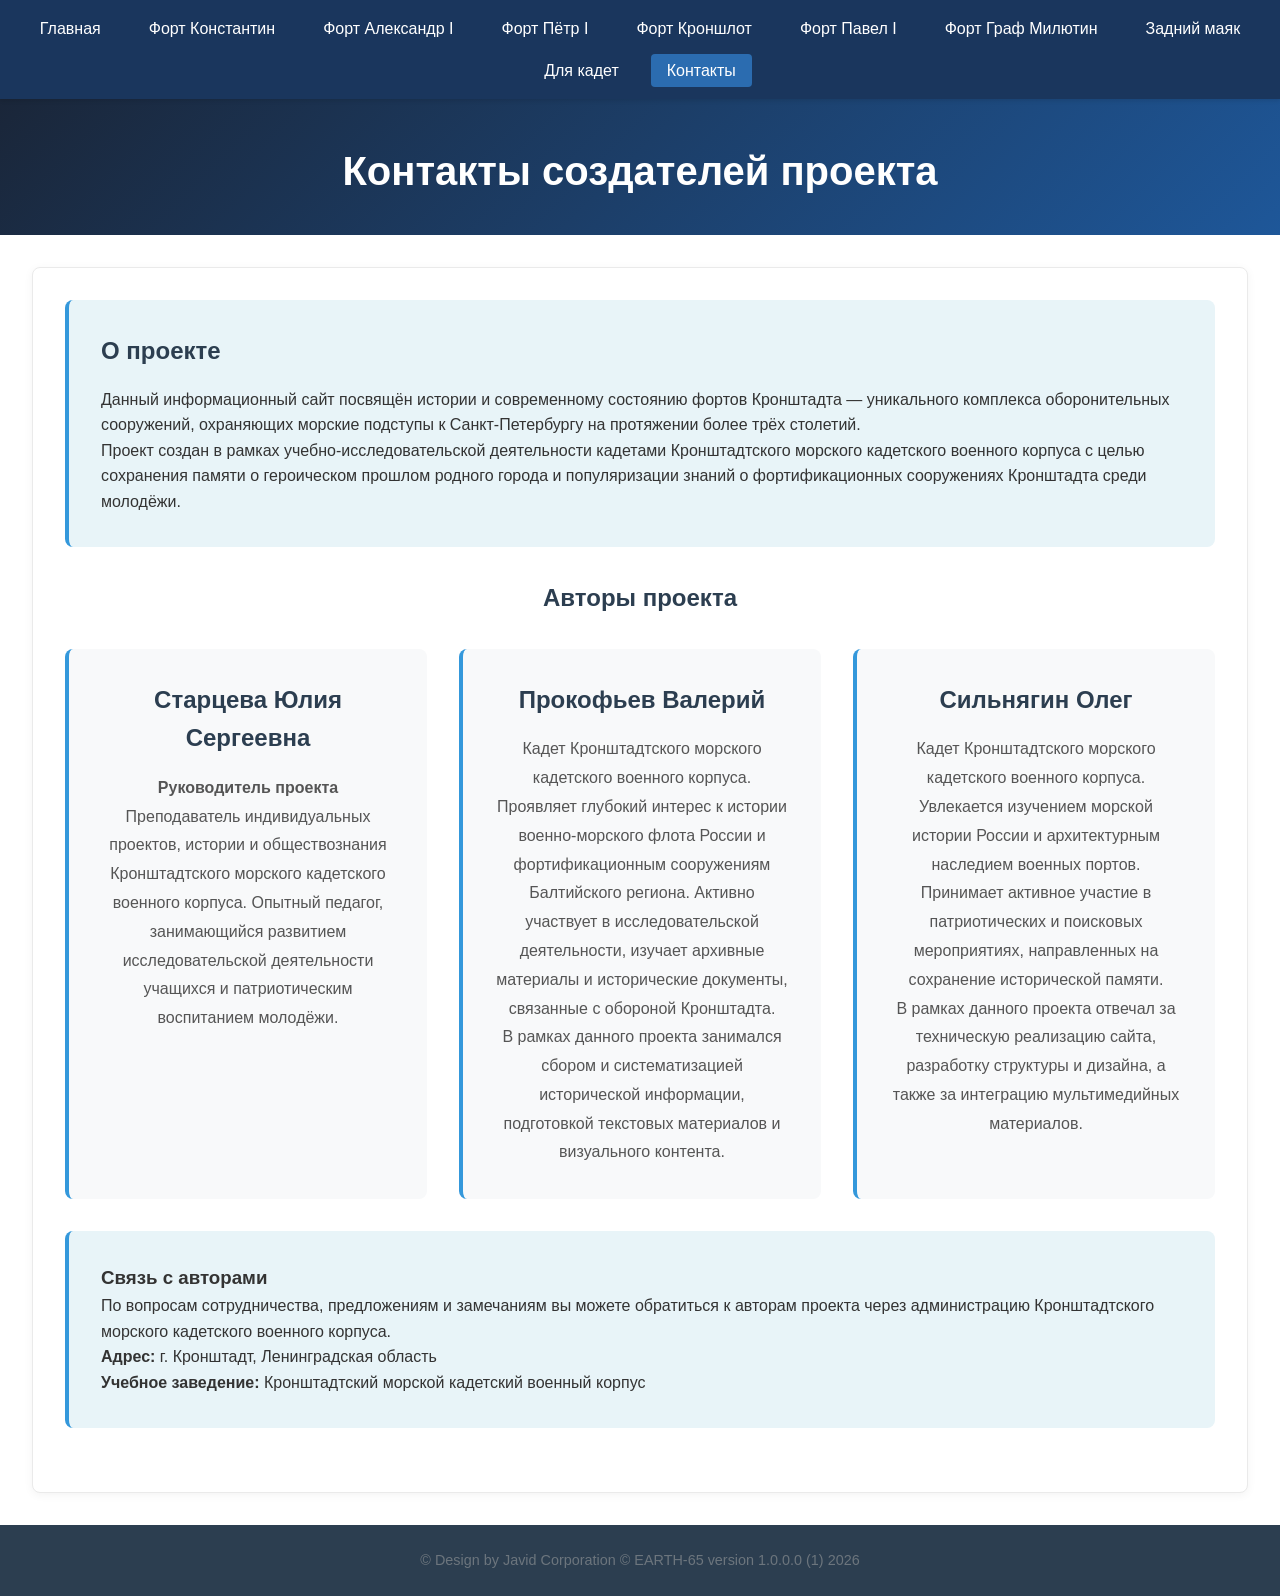
<file: contacts.html>
<!DOCTYPE html>
<html lang="ru">
<head>
    <meta charset="UTF-8">
    <meta name="viewport" content="width=device-width, initial-scale=1.0">
    <title>Контакты - Форты Кронштадта</title>
    <link rel="stylesheet" href="styles.css">
    <style>
        .navbar {
            background-color: #1a365d;
            padding: 1rem 0;
            position: sticky;
            top: 0;
            z-index: 1000;
            box-shadow: 0 2px 4px rgba(0,0,0,0.1);
        }
        .navbar ul {
            list-style: none;
            margin: 0;
            padding: 0;
            display: flex;
            justify-content: center;
            flex-wrap: wrap;
            gap: 1rem;
        }
        .navbar a {
            color: white;
            text-decoration: none;
            padding: 0.5rem 1rem;
            border-radius: 4px;
            transition: background-color 0.3s;
            font-weight: 500;
        }
        .navbar a:hover {
            background-color: #2c5282;
        }
        .navbar a.active {
            background-color: #2b6cb0;
        }
        .contacts-section {
            background: #ffffff;
            padding: 2rem;
            border-radius: 8px;
            box-shadow: 0 2px 10px rgba(0,0,0,0.05);
            border: 1px solid #eaeaea;
            margin-bottom: 2rem;
        }
        .authors-grid {
            display: grid;
            grid-template-columns: repeat(auto-fit, minmax(300px, 1fr));
            gap: 2rem;
            margin-top: 2rem;
        }
        .author-card {
            background: #f8f9fa;
            padding: 2rem;
            border-radius: 8px;
            border-left: 4px solid #3498db;
            text-align: center;
        }
        .author-card h3 {
            color: #2c3e50;
            margin-bottom: 1rem;
            font-size: 1.5rem;
        }
        .author-card p {
            color: #555;
            line-height: 1.8;
        }
        .project-info {
            background: #e8f4f8;
            padding: 2rem;
            border-radius: 8px;
            margin-bottom: 2rem;
            border-left: 4px solid #3498db;
        }
        .project-info h2 {
            color: #2c3e50;
            margin-bottom: 1rem;
        }
    </style>
</head>
<body>
    <nav class="navbar">
        <ul>
            <li><a href="index.html">Главная</a></li>
            <li><a href="fort-konstantin.html">Форт Константин</a></li>
            <li><a href="fort-alexandr.html">Форт Александр I</a></li>
            <li><a href="fort-petr.html">Форт Пётр I</a></li>
            <li><a href="fort-kronshlot.html">Форт Кроншлот</a></li>
            <li><a href="fort-pavel.html">Форт Павел I</a></li>
            <li><a href="fort-milyutin.html">Форт Граф Милютин</a></li>
            <li><a href="fort-mayak.html">Задний маяк</a></li>
            <li><a href="for-cadets.html">Для кадет</a></li>
            <li><a href="contacts.html" class="active">Контакты</a></li>
        </ul>
    </nav>

    <header>
        <h1>Контакты создателей проекта</h1>
    </header>
    
    <main>
        <section class="contacts-section">
            <div class="project-info">
                <h2>О проекте</h2>
                <p>Данный информационный сайт посвящён истории и современному состоянию фортов Кронштадта — уникального комплекса оборонительных сооружений, охраняющих морские подступы к Санкт-Петербургу на протяжении более трёх столетий.</p>
                <p>Проект создан в рамках учебно-исследовательской деятельности кадетами Кронштадтского морского кадетского военного корпуса с целью сохранения памяти о героическом прошлом родного города и популяризации знаний о фортификационных сооружениях Кронштадта среди молодёжи.</p>
            </div>

            <h2 style="text-align: center; color: #2c3e50; margin-bottom: 2rem;">Авторы проекта</h2>
            
            <div class="authors-grid">
                <div class="author-card">
                    <h3>Старцева Юлия Сергеевна</h3>
                    <p><strong>Руководитель проекта</strong></p>
                    <p>Преподаватель индивидуальных проектов, истории и обществознания Кронштадтского морского кадетского военного корпуса. Опытный педагог, занимающийся развитием исследовательской деятельности учащихся и патриотическим воспитанием молодёжи.</p>
                </div>
                
                <div class="author-card">
                    <h3>Прокофьев Валерий</h3>
                    <p>Кадет Кронштадтского морского кадетского военного корпуса. Проявляет глубокий интерес к истории военно-морского флота России и фортификационным сооружениям Балтийского региона. Активно участвует в исследовательской деятельности, изучает архивные материалы и исторические документы, связанные с обороной Кронштадта.</p>
                    <p>В рамках данного проекта занимался сбором и систематизацией исторической информации, подготовкой текстовых материалов и визуального контента.</p>
                </div>
                
                <div class="author-card">
                    <h3>Сильнягин Олег</h3>
                    <p>Кадет Кронштадтского морского кадетского военного корпуса. Увлекается изучением морской истории России и архитектурным наследием военных портов. Принимает активное участие в патриотических и поисковых мероприятиях, направленных на сохранение исторической памяти.</p>
                    <p>В рамках данного проекта отвечал за техническую реализацию сайта, разработку структуры и дизайна, а также за интеграцию мультимедийных материалов.</p>
                </div>
            </div>

            <div class="project-info" style="margin-top: 2rem;">
                <h3>Связь с авторами</h3>
                <p>По вопросам сотрудничества, предложениям и замечаниям вы можете обратиться к авторам проекта через администрацию Кронштадтского морского кадетского военного корпуса.</p>
                <p><strong>Адрес:</strong> г. Кронштадт, Ленинградская область</p>
                <p><strong>Учебное заведение:</strong> Кронштадтский морской кадетский военный корпус</p>
            </div>
        </section>
    </main>
    
    <footer>
        <p>© Design by Javid Corporation © EARTH-65 version 1.0.0.0 (1) 2026</p>
    </footer>
    
    <script src="script.js"></script>
</body>
</html>
</file>
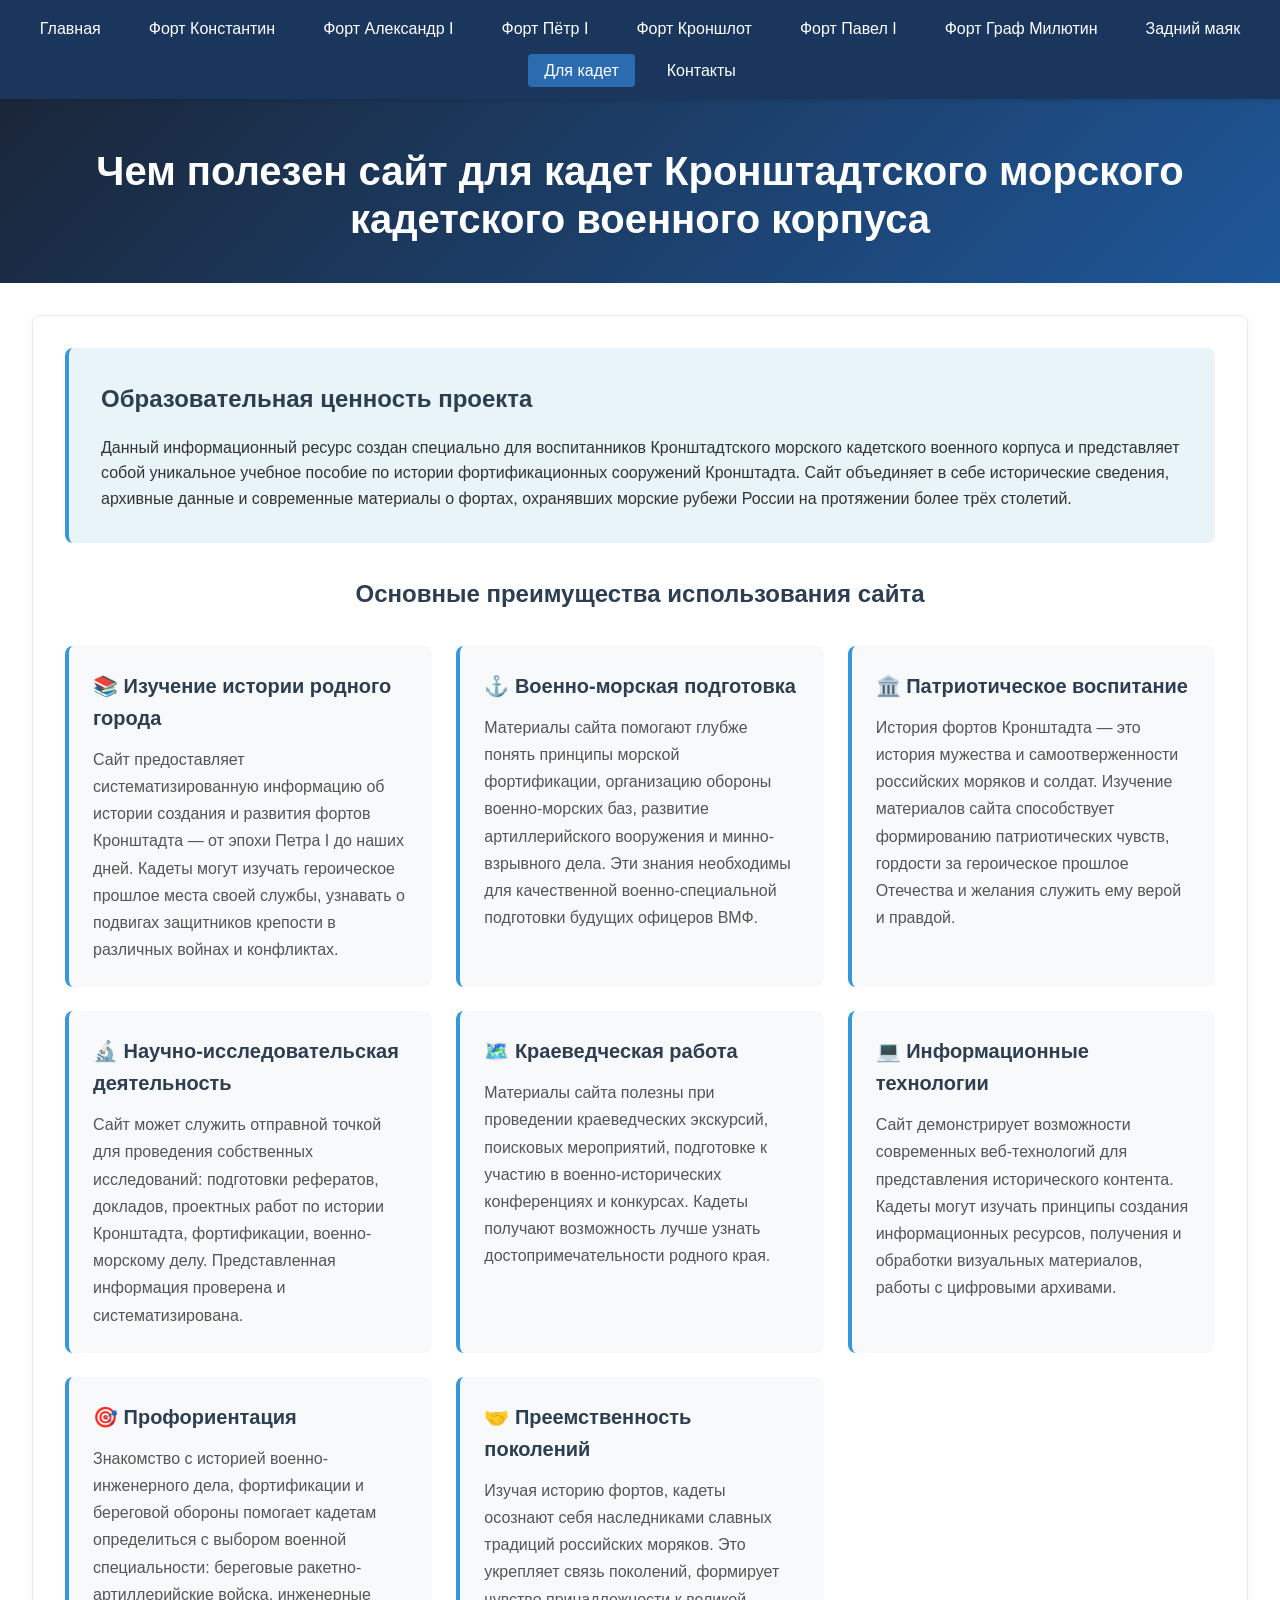
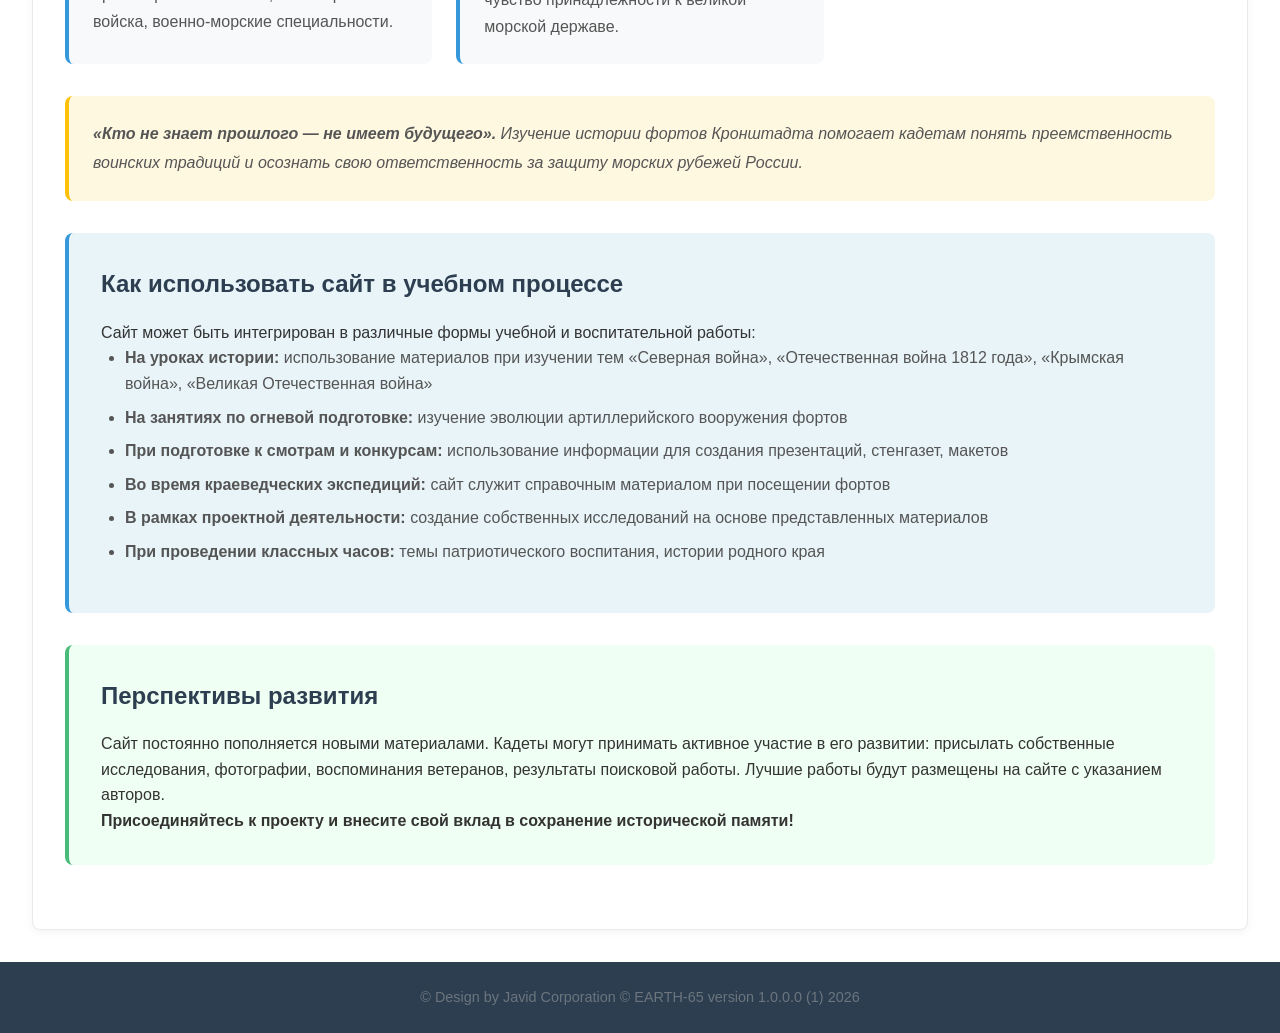
<file: for-cadets.html>
<!DOCTYPE html>
<html lang="ru">
<head>
    <meta charset="UTF-8">
    <meta name="viewport" content="width=device-width, initial-scale=1.0">
    <title>Для кадет - Форты Кронштадта</title>
    <link rel="stylesheet" href="styles.css">
    <style>
        .navbar {
            background-color: #1a365d;
            padding: 1rem 0;
            position: sticky;
            top: 0;
            z-index: 1000;
            box-shadow: 0 2px 4px rgba(0,0,0,0.1);
        }
        .navbar ul {
            list-style: none;
            margin: 0;
            padding: 0;
            display: flex;
            justify-content: center;
            flex-wrap: wrap;
            gap: 1rem;
        }
        .navbar a {
            color: white;
            text-decoration: none;
            padding: 0.5rem 1rem;
            border-radius: 4px;
            transition: background-color 0.3s;
            font-weight: 500;
        }
        .navbar a:hover {
            background-color: #2c5282;
        }
        .navbar a.active {
            background-color: #2b6cb0;
        }
        .cadets-section {
            background: #ffffff;
            padding: 2rem;
            border-radius: 8px;
            box-shadow: 0 2px 10px rgba(0,0,0,0.05);
            border: 1px solid #eaeaea;
            margin-bottom: 2rem;
        }
        .benefits-grid {
            display: grid;
            grid-template-columns: repeat(auto-fit, minmax(300px, 1fr));
            gap: 1.5rem;
            margin-top: 2rem;
        }
        .benefit-card {
            background: #f8f9fa;
            padding: 1.5rem;
            border-radius: 8px;
            border-left: 4px solid #3498db;
        }
        .benefit-card h3 {
            color: #2c3e50;
            margin-bottom: 0.75rem;
            font-size: 1.25rem;
        }
        .benefit-card p {
            color: #555;
            line-height: 1.7;
        }
        .intro-block {
            background: #e8f4f8;
            padding: 2rem;
            border-radius: 8px;
            margin-bottom: 2rem;
            border-left: 4px solid #3498db;
        }
        .intro-block h2 {
            color: #2c3e50;
            margin-bottom: 1rem;
        }
        .quote-block {
            background: #fff8e1;
            padding: 1.5rem;
            border-radius: 8px;
            margin: 2rem 0;
            border-left: 4px solid #ffc107;
            font-style: italic;
        }
        .quote-block p {
            color: #555;
            line-height: 1.8;
        }
        ul.cadet-list {
            margin-left: 1.5rem;
            margin-bottom: 1rem;
        }
        ul.cadet-list li {
            margin-bottom: 0.5rem;
            color: #555;
        }
    </style>
</head>
<body>
    <nav class="navbar">
        <ul>
            <li><a href="index.html">Главная</a></li>
            <li><a href="fort-konstantin.html">Форт Константин</a></li>
            <li><a href="fort-alexandr.html">Форт Александр I</a></li>
            <li><a href="fort-petr.html">Форт Пётр I</a></li>
            <li><a href="fort-kronshlot.html">Форт Кроншлот</a></li>
            <li><a href="fort-pavel.html">Форт Павел I</a></li>
            <li><a href="fort-milyutin.html">Форт Граф Милютин</a></li>
            <li><a href="fort-mayak.html">Задний маяк</a></li>
            <li><a href="for-cadets.html" class="active">Для кадет</a></li>
            <li><a href="contacts.html">Контакты</a></li>
        </ul>
    </nav>

    <header>
        <h1>Чем полезен сайт для кадет Кронштадтского морского кадетского военного корпуса</h1>
    </header>
    
    <main>
        <section class="cadets-section">
            <div class="intro-block">
                <h2>Образовательная ценность проекта</h2>
                <p>Данный информационный ресурс создан специально для воспитанников Кронштадтского морского кадетского военного корпуса и представляет собой уникальное учебное пособие по истории фортификационных сооружений Кронштадта. Сайт объединяет в себе исторические сведения, архивные данные и современные материалы о фортах, охранявших морские рубежи России на протяжении более трёх столетий.</p>
            </div>

            <h2 style="text-align: center; color: #2c3e50; margin-bottom: 1rem;">Основные преимущества использования сайта</h2>
            
            <div class="benefits-grid">
                <div class="benefit-card">
                    <h3>📚 Изучение истории родного города</h3>
                    <p>Сайт предоставляет систематизированную информацию об истории создания и развития фортов Кронштадта — от эпохи Петра I до наших дней. Кадеты могут изучать героическое прошлое места своей службы, узнавать о подвигах защитников крепости в различных войнах и конфликтах.</p>
                </div>
                
                <div class="benefit-card">
                    <h3>⚓ Военно-морская подготовка</h3>
                    <p>Материалы сайта помогают глубже понять принципы морской фортификации, организацию обороны военно-морских баз, развитие артиллерийского вооружения и минно-взрывного дела. Эти знания необходимы для качественной военно-специальной подготовки будущих офицеров ВМФ.</p>
                </div>
                
                <div class="benefit-card">
                    <h3>🏛️ Патриотическое воспитание</h3>
                    <p>История фортов Кронштадта — это история мужества и самоотверженности российских моряков и солдат. Изучение материалов сайта способствует формированию патриотических чувств, гордости за героическое прошлое Отечества и желания служить ему верой и правдой.</p>
                </div>
                
                <div class="benefit-card">
                    <h3>🔬 Научно-исследовательская деятельность</h3>
                    <p>Сайт может служить отправной точкой для проведения собственных исследований: подготовки рефератов, докладов, проектных работ по истории Кронштадта, фортификации, военно-морскому делу. Представленная информация проверена и систематизирована.</p>
                </div>
                
                <div class="benefit-card">
                    <h3>🗺️ Краеведческая работа</h3>
                    <p>Материалы сайта полезны при проведении краеведческих экскурсий, поисковых мероприятий, подготовке к участию в военно-исторических конференциях и конкурсах. Кадеты получают возможность лучше узнать достопримечательности родного края.</p>
                </div>
                
                <div class="benefit-card">
                    <h3>💻 Информационные технологии</h3>
                    <p>Сайт демонстрирует возможности современных веб-технологий для представления исторического контента. Кадеты могут изучать принципы создания информационных ресурсов, получения и обработки визуальных материалов, работы с цифровыми архивами.</p>
                </div>
                
                <div class="benefit-card">
                    <h3>🎯 Профориентация</h3>
                    <p>Знакомство с историей военно-инженерного дела, фортификации и береговой обороны помогает кадетам определиться с выбором военной специальности: береговые ракетно-артиллерийские войска, инженерные войска, военно-морские специальности.</p>
                </div>
                
                <div class="benefit-card">
                    <h3>🤝 Преемственность поколений</h3>
                    <p>Изучая историю фортов, кадеты осознают себя наследниками славных традиций российских моряков. Это укрепляет связь поколений, формирует чувство принадлежности к великой морской державе.</p>
                </div>
            </div>

            <div class="quote-block">
                <p><strong>«Кто не знает прошлого — не имеет будущего».</strong> Изучение истории фортов Кронштадта помогает кадетам понять преемственность воинских традиций и осознать свою ответственность за защиту морских рубежей России.</p>
            </div>

            <div class="intro-block" style="margin-top: 2rem;">
                <h2>Как использовать сайт в учебном процессе</h2>
                <p>Сайт может быть интегрирован в различные формы учебной и воспитательной работы:</p>
                <ul class="cadet-list">
                    <li><strong>На уроках истории:</strong> использование материалов при изучении тем «Северная война», «Отечественная война 1812 года», «Крымская война», «Великая Отечественная война»</li>
                    <li><strong>На занятиях по огневой подготовке:</strong> изучение эволюции артиллерийского вооружения фортов</li>
                    <li><strong>При подготовке к смотрам и конкурсам:</strong> использование информации для создания презентаций, стенгазет, макетов</li>
                    <li><strong>Во время краеведческих экспедиций:</strong> сайт служит справочным материалом при посещении фортов</li>
                    <li><strong>В рамках проектной деятельности:</strong> создание собственных исследований на основе представленных материалов</li>
                    <li><strong>При проведении классных часов:</strong> темы патриотического воспитания, истории родного края</li>
                </ul>
            </div>

            <div class="intro-block" style="background: #f0fff4; border-left-color: #48bb78;">
                <h2>Перспективы развития</h2>
                <p>Сайт постоянно пополняется новыми материалами. Кадеты могут принимать активное участие в его развитии: присылать собственные исследования, фотографии, воспоминания ветеранов, результаты поисковой работы. Лучшие работы будут размещены на сайте с указанием авторов.</p>
                <p><strong>Присоединяйтесь к проекту и внесите свой вклад в сохранение исторической памяти!</strong></p>
            </div>
        </section>
    </main>
    
    <footer>
        <p>© Design by Javid Corporation © EARTH-65 version 1.0.0.0 (1) 2026</p>
    </footer>
    
    <script src="script.js"></script>
</body>
</html>
</file>
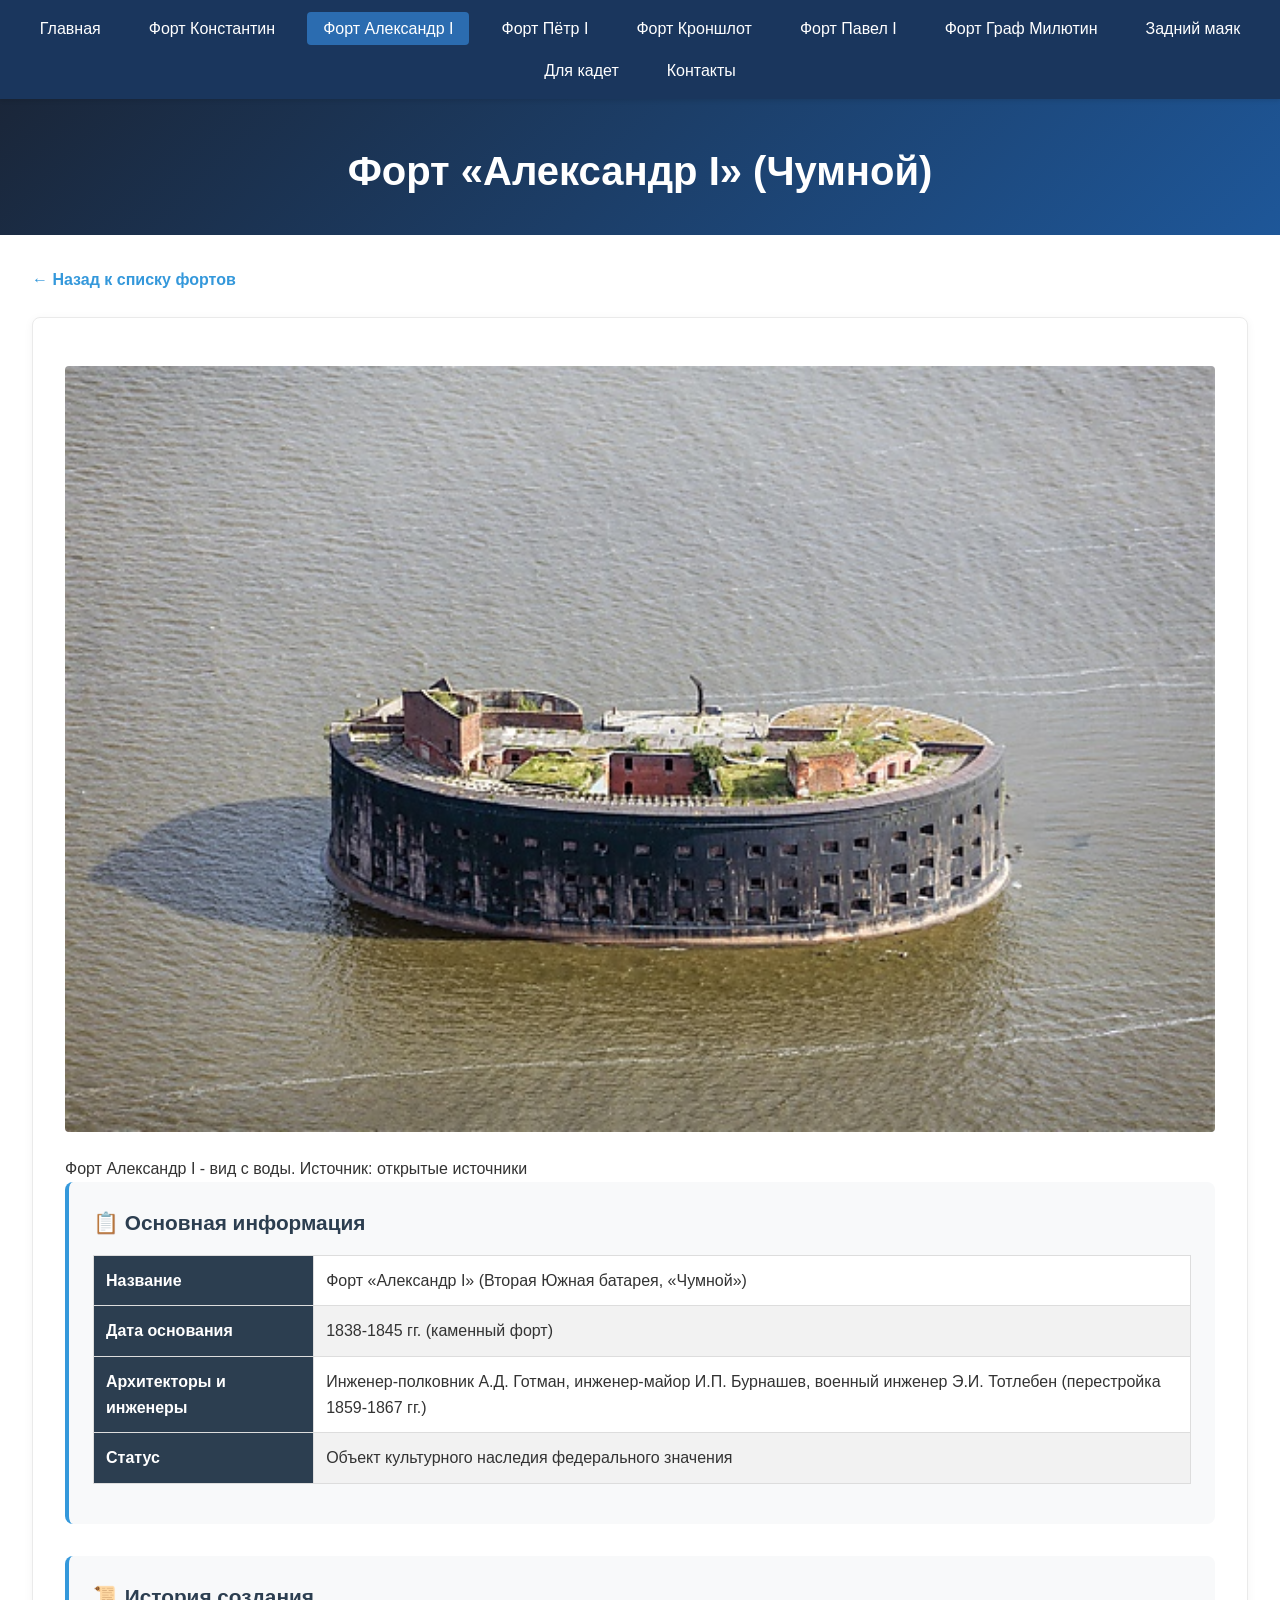
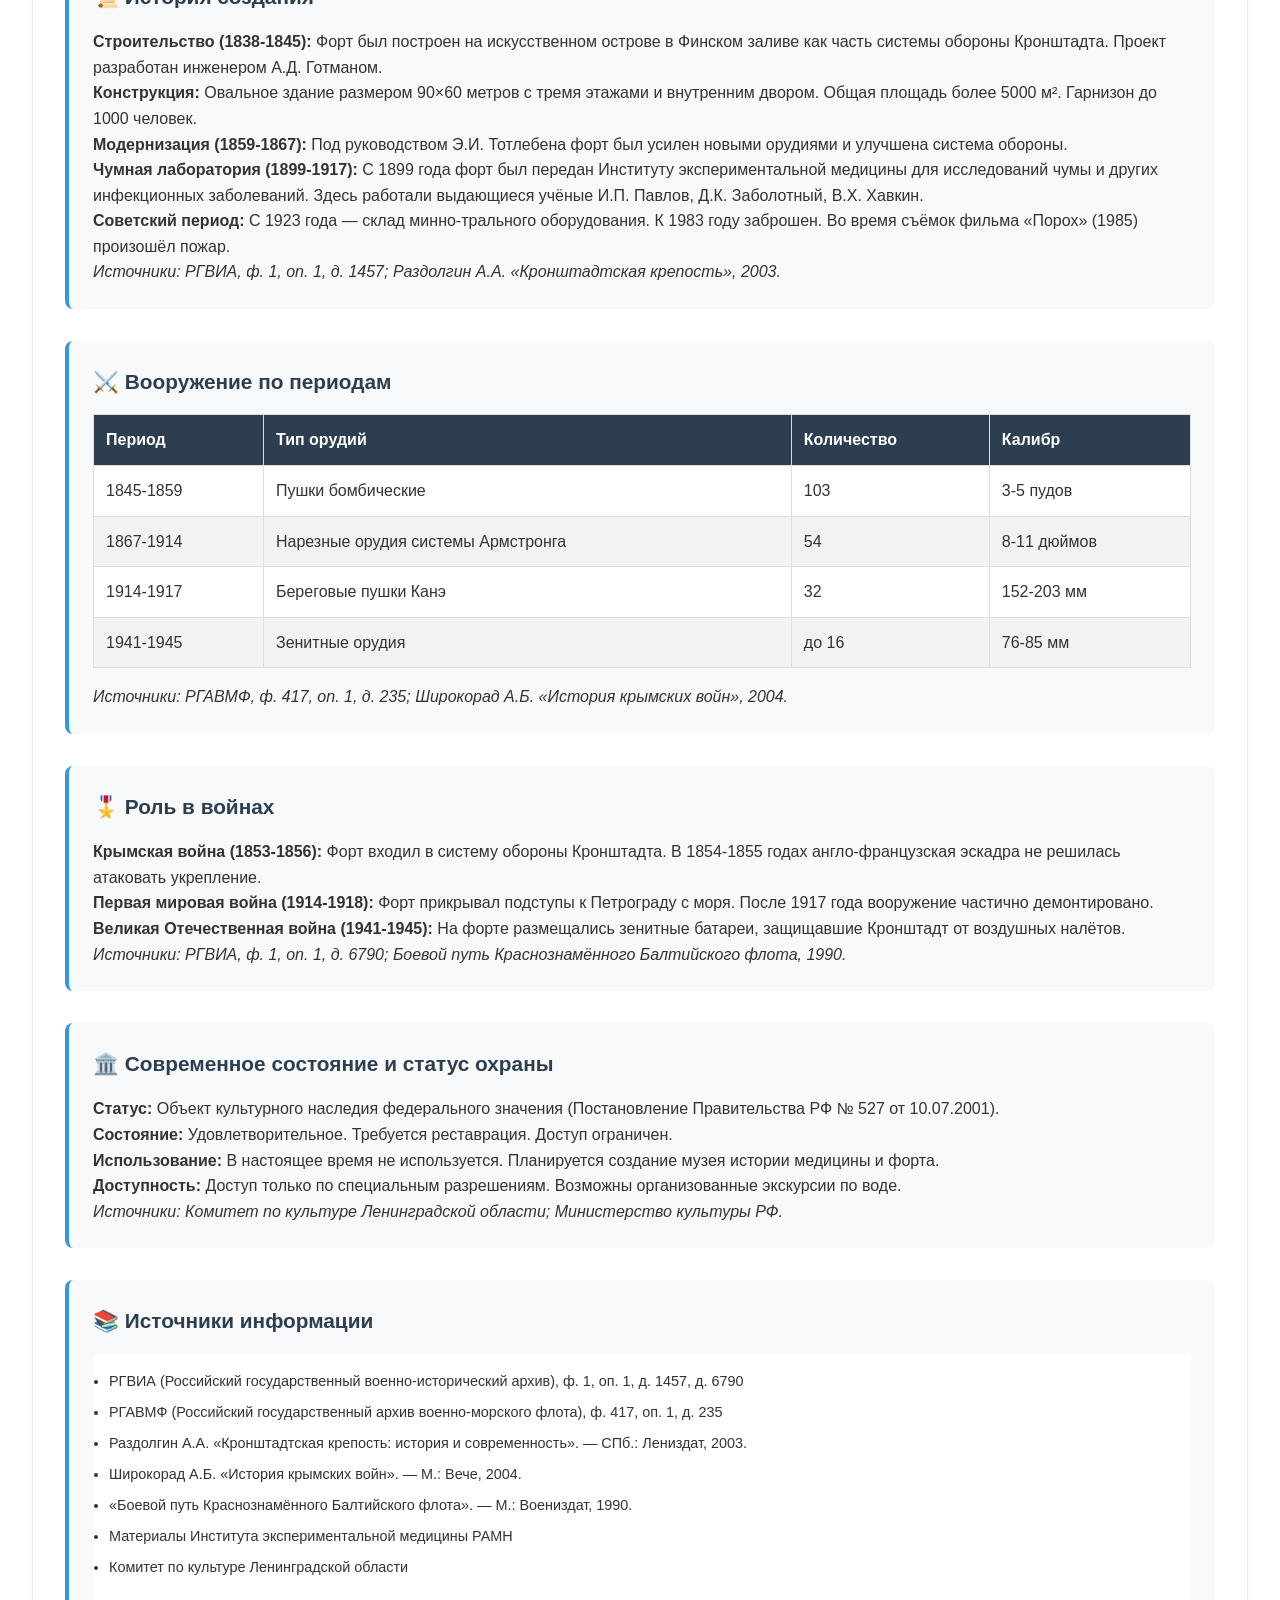
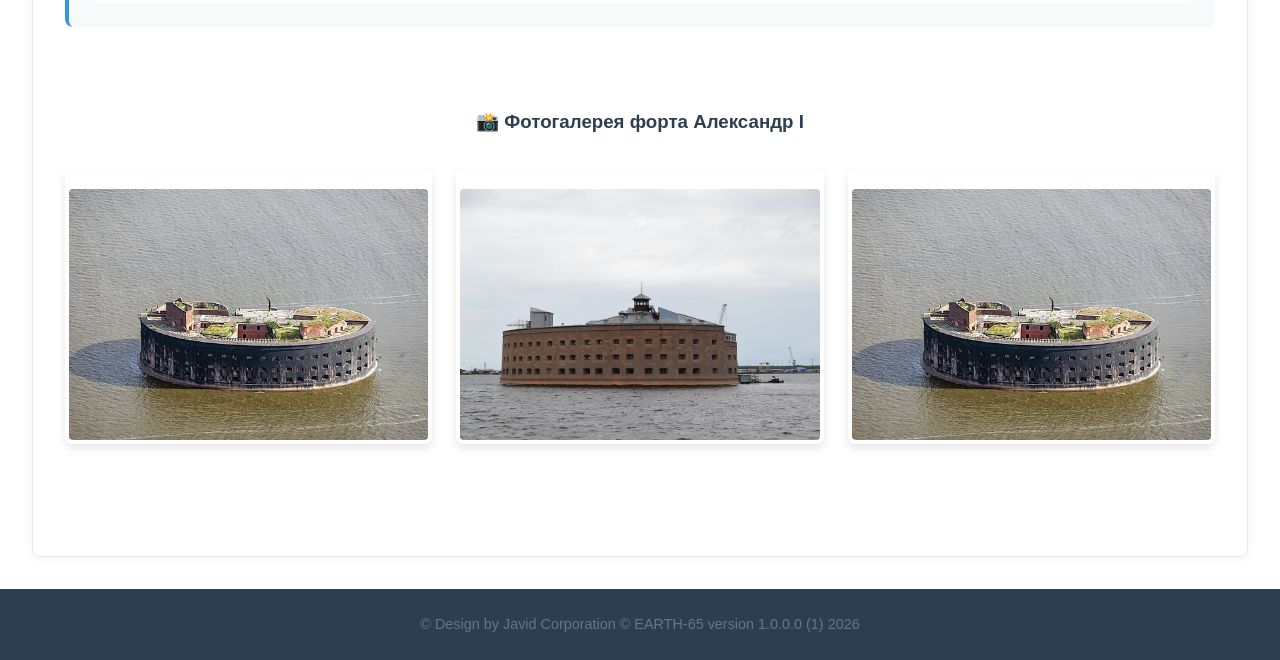
<file: fort-alexandr.html>
<!DOCTYPE html>
<html lang="ru">
<head>
    <meta charset="UTF-8">
    <meta name="viewport" content="width=device-width, initial-scale=1.0">
    <title>Форт Александр I (Чумной) - Кронштадт</title>
    <link rel="stylesheet" href="styles.css">
    <style>
        .navbar {
            background-color: #1a365d;
            padding: 1rem 0;
            position: sticky;
            top: 0;
            z-index: 1000;
            box-shadow: 0 2px 4px rgba(0,0,0,0.1);
        }
        .navbar ul {
            list-style: none;
            margin: 0;
            padding: 0;
            display: flex;
            justify-content: center;
            flex-wrap: wrap;
            gap: 1rem;
        }
        .navbar a {
            color: white;
            text-decoration: none;
            padding: 0.5rem 1rem;
            border-radius: 4px;
            transition: background-color 0.3s;
            font-weight: 500;
        }
        .navbar a:hover {
            background-color: #2c5282;
        }
        .navbar a.active {
            background-color: #2b6cb0;
        }
        .fort-section {
            margin-bottom: 2rem;
            padding: 1.5rem;
            background: #f8f9fa;
            border-radius: 8px;
            border-left: 4px solid #3498db;
        }
        .fort-section h3 {
            color: #2c3e50;
            margin-bottom: 1rem;
            font-size: 1.3rem;
        }
        .armament-table {
            width: 100%;
            border-collapse: collapse;
            margin: 1rem 0;
            background: white;
        }
        .armament-table th, .armament-table td {
            border: 1px solid #ddd;
            padding: 0.75rem;
            text-align: left;
        }
        .armament-table th {
            background-color: #2c3e50;
            color: white;
        }
        .armament-table tr:nth-child(even) {
            background-color: #f2f2f2;
        }
        .sources-list {
            background: #fff;
            padding: 1rem;
            border-radius: 4px;
            margin-top: 1rem;
        }
        .sources-list li {
            margin-bottom: 0.5rem;
            font-size: 0.9rem;
        }
        .photo-gallery {
            display: grid;
            grid-template-columns: repeat(auto-fit, minmax(250px, 1fr));
            gap: 1.5rem;
            margin: 2rem 0;
        }
        .gallery-item {
            position: relative;
            overflow: hidden;
            border-radius: 8px;
            box-shadow: 0 4px 8px rgba(0,0,0,0.1);
            aspect-ratio: 4/3;
            border: 4px solid white;
        }
        .photo-gallery img {
            width: 100%;
            height: 100%;
            object-fit: cover;
            transition: transform 0.5s ease;
        }
        .photo-gallery img:hover {
            transform: scale(1.1);
        }
        .gallery-caption {
            position: absolute;
            bottom: 0;
            left: 0;
            right: 0;
            background: rgba(0,0,0,0.7);
            color: white;
            padding: 10px;
            font-size: 0.9rem;
            transform: translateY(100%);
            transition: transform 0.3s ease;
        }
        .gallery-item:hover .gallery-caption {
            transform: translateY(0);
        }
        @media (max-width: 768px) {
            .armament-table {
                font-size: 0.85rem;
            }
            .armament-table th, .armament-table td {
                padding: 0.5rem;
            }
            .photo-gallery {
                grid-template-columns: 1fr;
            }
        }
    </style>
</head>
<body>
    <nav class="navbar">
        <ul>
            <li><a href="index.html">Главная</a></li>
            <li><a href="fort-konstantin.html">Форт Константин</a></li>
            <li><a href="fort-alexandr.html" class="active">Форт Александр I</a></li>
            <li><a href="fort-petr.html">Форт Пётр I</a></li>
            <li><a href="fort-kronshlot.html">Форт Кроншлот</a></li>
            <li><a href="fort-pavel.html">Форт Павел I</a></li>
            <li><a href="fort-milyutin.html">Форт Граф Милютин</a></li>
            <li><a href="fort-mayak.html">Задний маяк</a></li>
            <li><a href="for-cadets.html">Для кадет</a></li>
            <li><a href="contacts.html">Контакты</a></li>
        </ul>
    </nav>

    <header>
        <h1>Форт «Александр I» (Чумной)</h1>
    </header>
    
    <main>
        <a href="index.html" class="back-link">← Назад к списку фортов</a>
        
        <article class="fort-detail-content">
            <img src="images/Александр.png" alt="Форт Александра I - вид с воды">
            <p class="photo-caption">Форт Александр I - вид с воды. Источник: открытые источники</p>
            
            <section class="fort-section">
                <h3>📋 Основная информация</h3>
                <table class="armament-table">
                    <tr>
                        <th>Название</th>
                        <td>Форт «Александр I» (Вторая Южная батарея, «Чумной»)</td>
                    </tr>
                    <tr>
                        <th>Дата основания</th>
                        <td>1838-1845 гг. (каменный форт)</td>
                    </tr>
                    <tr>
                        <th>Архитекторы и инженеры</th>
                        <td>Инженер-полковник А.Д. Готман, инженер-майор И.П. Бурнашев, военный инженер Э.И. Тотлебен (перестройка 1859-1867 гг.)</td>
                    </tr>
                    <tr>
                        <th>Статус</th>
                        <td>Объект культурного наследия федерального значения</td>
                    </tr>
                </table>
            </section>
            
            <section class="fort-section">
                <h3>📜 История создания</h3>
                <p><strong>Строительство (1838-1845):</strong> Форт был построен на искусственном острове в Финском заливе как часть системы обороны Кронштадта. Проект разработан инженером А.Д. Готманом.</p>
                <p><strong>Конструкция:</strong> Овальное здание размером 90×60 метров с тремя этажами и внутренним двором. Общая площадь более 5000 м². Гарнизон до 1000 человек.</p>
                <p><strong>Модернизация (1859-1867):</strong> Под руководством Э.И. Тотлебена форт был усилен новыми орудиями и улучшена система обороны.</p>
                <p><strong>Чумная лаборатория (1899-1917):</strong> С 1899 года форт был передан Институту экспериментальной медицины для исследований чумы и других инфекционных заболеваний. Здесь работали выдающиеся учёные И.П. Павлов, Д.К. Заболотный, В.Х. Хавкин.</p>
                <p><strong>Советский период:</strong> С 1923 года — склад минно-трального оборудования. К 1983 году заброшен. Во время съёмок фильма «Порох» (1985) произошёл пожар.</p>
                <p><em>Источники: РГВИА, ф. 1, оп. 1, д. 1457; Раздолгин А.А. «Кронштадтская крепость», 2003.</em></p>
            </section>
            
            <section class="fort-section">
                <h3>⚔️ Вооружение по периодам</h3>
                <table class="armament-table">
                    <thead>
                        <tr>
                            <th>Период</th>
                            <th>Тип орудий</th>
                            <th>Количество</th>
                            <th>Калибр</th>
                        </tr>
                    </thead>
                    <tbody>
                        <tr>
                            <td>1845-1859</td>
                            <td>Пушки бомбические</td>
                            <td>103</td>
                            <td>3-5 пудов</td>
                        </tr>
                        <tr>
                            <td>1867-1914</td>
                            <td>Нарезные орудия системы Армстронга</td>
                            <td>54</td>
                            <td>8-11 дюймов</td>
                        </tr>
                        <tr>
                            <td>1914-1917</td>
                            <td>Береговые пушки Канэ</td>
                            <td>32</td>
                            <td>152-203 мм</td>
                        </tr>
                        <tr>
                            <td>1941-1945</td>
                            <td>Зенитные орудия</td>
                            <td>до 16</td>
                            <td>76-85 мм</td>
                        </tr>
                    </tbody>
                </table>
                <p><em>Источники: РГАВМФ, ф. 417, оп. 1, д. 235; Широкорад А.Б. «История крымских войн», 2004.</em></p>
            </section>
            
            <section class="fort-section">
                <h3>🎖️ Роль в войнах</h3>
                <p><strong>Крымская война (1853-1856):</strong> Форт входил в систему обороны Кронштадта. В 1854-1855 годах англо-французская эскадра не решилась атаковать укрепление.</p>
                <p><strong>Первая мировая война (1914-1918):</strong> Форт прикрывал подступы к Петрограду с моря. После 1917 года вооружение частично демонтировано.</p>
                <p><strong>Великая Отечественная война (1941-1945):</strong> На форте размещались зенитные батареи, защищавшие Кронштадт от воздушных налётов.</p>
                <p><em>Источники: РГВИА, ф. 1, оп. 1, д. 6790; Боевой путь Краснознамённого Балтийского флота, 1990.</em></p>
            </section>
            
            <section class="fort-section">
                <h3>🏛️ Современное состояние и статус охраны</h3>
                <p><strong>Статус:</strong> Объект культурного наследия федерального значения (Постановление Правительства РФ № 527 от 10.07.2001).</p>
                <p><strong>Состояние:</strong> Удовлетворительное. Требуется реставрация. Доступ ограничен.</p>
                <p><strong>Использование:</strong> В настоящее время не используется. Планируется создание музея истории медицины и форта.</p>
                <p><strong>Доступность:</strong> Доступ только по специальным разрешениям. Возможны организованные экскурсии по воде.</p>
                <p><em>Источники: Комитет по культуре Ленинградской области; Министерство культуры РФ.</em></p>
            </section>
            
            <section class="fort-section">
                <h3>📚 Источники информации</h3>
                <ul class="sources-list">
                    <li>РГВИА (Российский государственный военно-исторический архив), ф. 1, оп. 1, д. 1457, д. 6790</li>
                    <li>РГАВМФ (Российский государственный архив военно-морского флота), ф. 417, оп. 1, д. 235</li>
                    <li>Раздолгин А.А. «Кронштадтская крепость: история и современность». — СПб.: Лениздат, 2003.</li>
                    <li>Широкорад А.Б. «История крымских войн». — М.: Вече, 2004.</li>
                    <li>«Боевой путь Краснознамённого Балтийского флота». — М.: Воениздат, 1990.</li>
                    <li>Материалы Института экспериментальной медицины РАМН</li>
                    <li>Комитет по культуре Ленинградской области</li>
                </ul>
            </section>

            <!-- Фотогалерея -->
            <section class="photo-gallery-section" style="background: white; margin-top: 2rem;">
                <h3 style="text-align: center; color: #2c3e50; margin-bottom: 1.5rem;">📸 Фотогалерея форта Александр I</h3>
                <div class="photo-gallery-grid">
                    <div class="gallery-item">
                        <img src="images/Александр.png" alt="Форт Александр I - вид с воды">
                        <div class="gallery-caption">Форт Александр I - вид с воды</div>
                    </div>
                    <div class="gallery-item">
                        <img src="images/fort-alexandr.jpg" alt="Форт Александр I">
                        <div class="gallery-caption">Форт Александр I</div>
                    </div>
                    <div class="gallery-item">
                        <img src="images/fort-alexandr.png" alt="Форт Александр I - схема">
                        <div class="gallery-caption">Форт Александр I - схема</div>
                    </div>
                </div>
            </section>
        </article>
    </main>
    
    <footer>
        <p>© Design by Javid Corporation © EARTH-65 version 1.0.0.0 (1) 2026</p>
    </footer>
    
    <script src="script.js"></script>
</body>
</html>
</file>
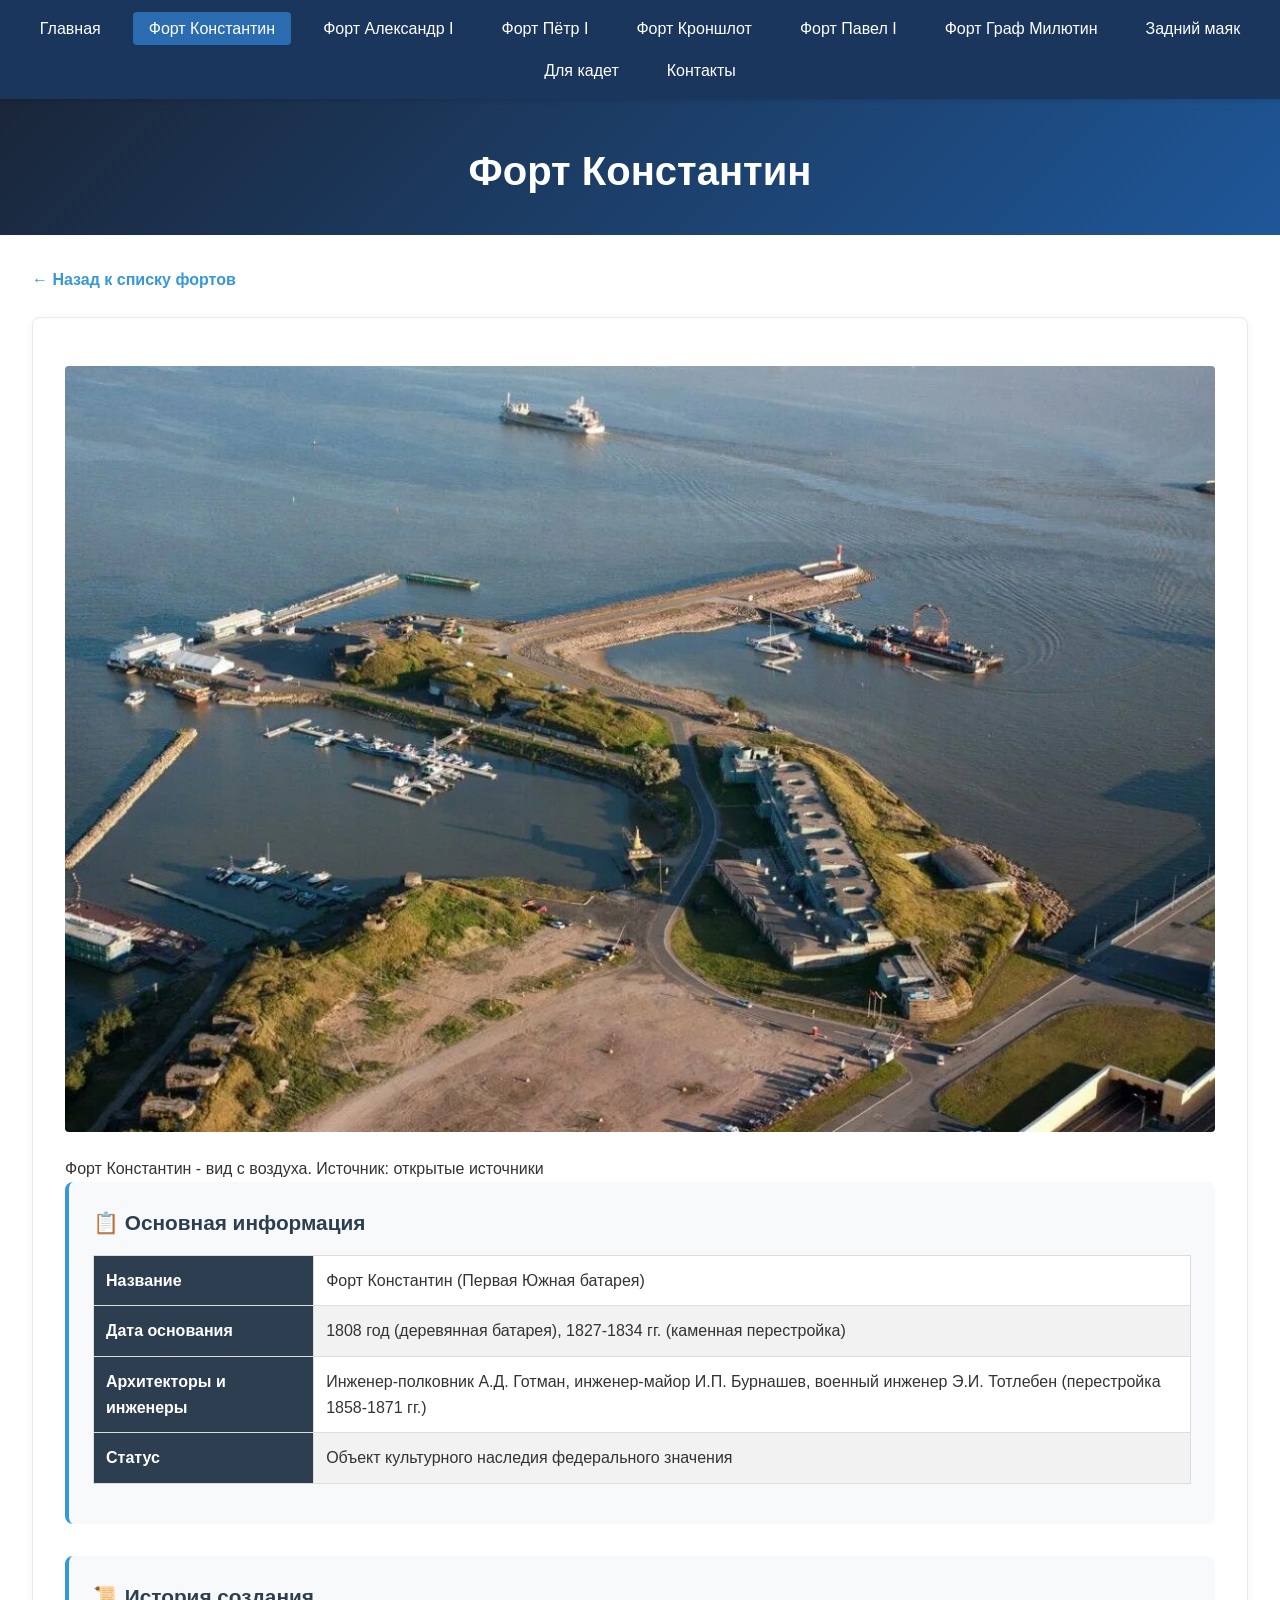
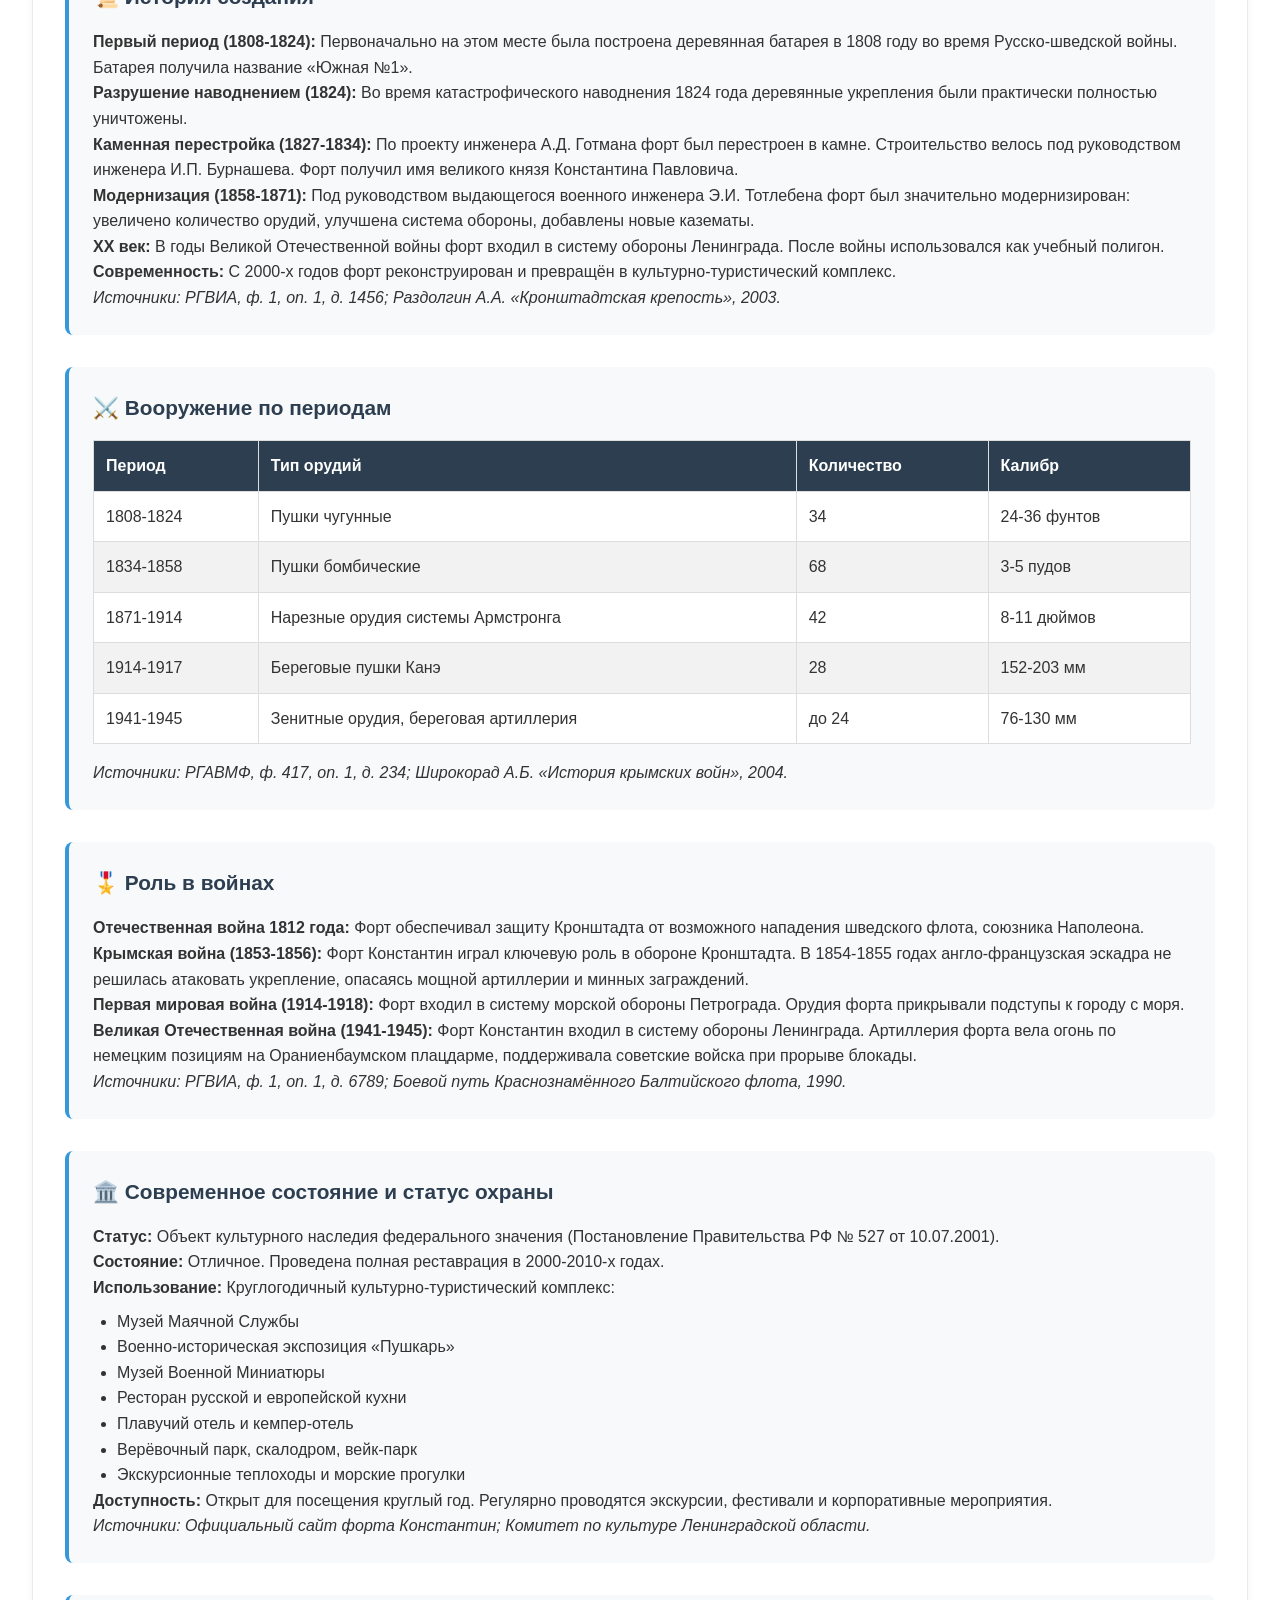
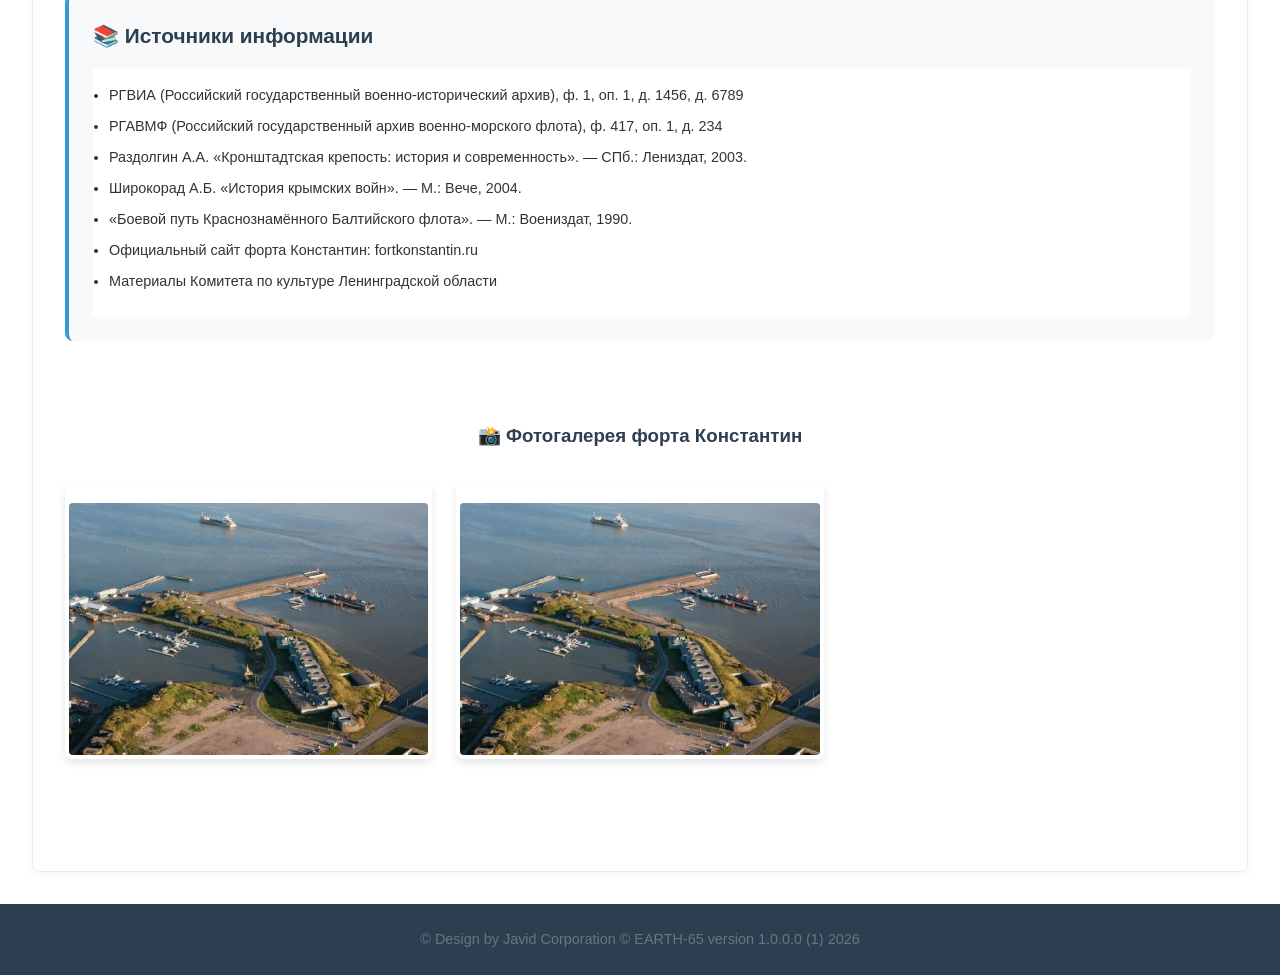
<file: fort-konstantin.html>
<!DOCTYPE html>
<html lang="ru">
<head>
    <meta charset="UTF-8">
    <meta name="viewport" content="width=device-width, initial-scale=1.0">
    <title>Форт Константин - Кронштадт</title>
    <link rel="stylesheet" href="styles.css">
    <style>
        .navbar {
            background-color: #1a365d;
            padding: 1rem 0;
            position: sticky;
            top: 0;
            z-index: 1000;
            box-shadow: 0 2px 4px rgba(0,0,0,0.1);
        }
        .navbar ul {
            list-style: none;
            margin: 0;
            padding: 0;
            display: flex;
            justify-content: center;
            flex-wrap: wrap;
            gap: 1rem;
        }
        .navbar a {
            color: white;
            text-decoration: none;
            padding: 0.5rem 1rem;
            border-radius: 4px;
            transition: background-color 0.3s;
            font-weight: 500;
        }
        .navbar a:hover {
            background-color: #2c5282;
        }
        .navbar a.active {
            background-color: #2b6cb0;
        }
        .fort-section {
            margin-bottom: 2rem;
            padding: 1.5rem;
            background: #f8f9fa;
            border-radius: 8px;
            border-left: 4px solid #3498db;
        }
        .fort-section h3 {
            color: #2c3e50;
            margin-bottom: 1rem;
            font-size: 1.3rem;
        }
        .armament-table {
            width: 100%;
            border-collapse: collapse;
            margin: 1rem 0;
            background: white;
        }
        .armament-table th, .armament-table td {
            border: 1px solid #ddd;
            padding: 0.75rem;
            text-align: left;
        }
        .armament-table th {
            background-color: #2c3e50;
            color: white;
        }
        .armament-table tr:nth-child(even) {
            background-color: #f2f2f2;
        }
        .sources-list {
            background: #fff;
            padding: 1rem;
            border-radius: 4px;
            margin-top: 1rem;
        }
        .sources-list li {
            margin-bottom: 0.5rem;
            font-size: 0.9rem;
        }
        .photo-gallery {
            display: grid;
            grid-template-columns: repeat(auto-fit, minmax(250px, 1fr));
            gap: 1.5rem;
            margin: 2rem 0;
        }
        .gallery-item {
            position: relative;
            overflow: hidden;
            border-radius: 8px;
            box-shadow: 0 4px 8px rgba(0,0,0,0.1);
            aspect-ratio: 4/3;
            border: 4px solid white;
        }
        .photo-gallery img {
            width: 100%;
            height: 100%;
            object-fit: cover;
            transition: transform 0.5s ease;
        }
        .photo-gallery img:hover {
            transform: scale(1.1);
        }
        .gallery-caption {
            position: absolute;
            bottom: 0;
            left: 0;
            right: 0;
            background: rgba(0,0,0,0.7);
            color: white;
            padding: 10px;
            font-size: 0.9rem;
            transform: translateY(100%);
            transition: transform 0.3s ease;
        }
        .gallery-item:hover .gallery-caption {
            transform: translateY(0);
        }
        @media (max-width: 768px) {
            .armament-table {
                font-size: 0.85rem;
            }
            .armament-table th, .armament-table td {
                padding: 0.5rem;
            }
            .photo-gallery {
                grid-template-columns: 1fr;
            }
        }
    </style>
</head>
<body>
    <nav class="navbar">
        <ul>
            <li><a href="index.html">Главная</a></li>
            <li><a href="fort-konstantin.html" class="active">Форт Константин</a></li>
            <li><a href="fort-alexandr.html">Форт Александр I</a></li>
            <li><a href="fort-petr.html">Форт Пётр I</a></li>
            <li><a href="fort-kronshlot.html">Форт Кроншлот</a></li>
            <li><a href="fort-pavel.html">Форт Павел I</a></li>
            <li><a href="fort-milyutin.html">Форт Граф Милютин</a></li>
            <li><a href="fort-mayak.html">Задний маяк</a></li>
            <li><a href="for-cadets.html">Для кадет</a></li>
            <li><a href="contacts.html">Контакты</a></li>
        </ul>
    </nav>

    <header>
        <h1>Форт Константин</h1>
    </header>
    
    <main>
        <a href="index.html" class="back-link">← Назад к списку фортов</a>
        
        <article class="fort-detail-content">
            <img src="images/Константин.jpg" alt="Форт Константин - вид с воздуха">
            <p class="photo-caption">Форт Константин - вид с воздуха. Источник: открытые источники</p>
            
            <section class="fort-section">
                <h3>📋 Основная информация</h3>
                <table class="armament-table">
                    <tr>
                        <th>Название</th>
                        <td>Форт Константин (Первая Южная батарея)</td>
                    </tr>
                    <tr>
                        <th>Дата основания</th>
                        <td>1808 год (деревянная батарея), 1827-1834 гг. (каменная перестройка)</td>
                    </tr>
                    <tr>
                        <th>Архитекторы и инженеры</th>
                        <td>Инженер-полковник А.Д. Готман, инженер-майор И.П. Бурнашев, военный инженер Э.И. Тотлебен (перестройка 1858-1871 гг.)</td>
                    </tr>
                    <tr>
                        <th>Статус</th>
                        <td>Объект культурного наследия федерального значения</td>
                    </tr>
                </table>
            </section>
            
            <section class="fort-section">
                <h3>📜 История создания</h3>
                <p><strong>Первый период (1808-1824):</strong> Первоначально на этом месте была построена деревянная батарея в 1808 году во время Русско-шведской войны. Батарея получила название «Южная №1».</p>
                <p><strong>Разрушение наводнением (1824):</strong> Во время катастрофического наводнения 1824 года деревянные укрепления были практически полностью уничтожены.</p>
                <p><strong>Каменная перестройка (1827-1834):</strong> По проекту инженера А.Д. Готмана форт был перестроен в камне. Строительство велось под руководством инженера И.П. Бурнашева. Форт получил имя великого князя Константина Павловича.</p>
                <p><strong>Модернизация (1858-1871):</strong> Под руководством выдающегося военного инженера Э.И. Тотлебена форт был значительно модернизирован: увеличено количество орудий, улучшена система обороны, добавлены новые казематы.</p>
                <p><strong>XX век:</strong> В годы Великой Отечественной войны форт входил в систему обороны Ленинграда. После войны использовался как учебный полигон.</p>
                <p><strong>Современность:</strong> С 2000-х годов форт реконструирован и превращён в культурно-туристический комплекс.</p>
                <p><em>Источники: РГВИА, ф. 1, оп. 1, д. 1456; Раздолгин А.А. «Кронштадтская крепость», 2003.</em></p>
            </section>
            
            <section class="fort-section">
                <h3>⚔️ Вооружение по периодам</h3>
                <table class="armament-table">
                    <thead>
                        <tr>
                            <th>Период</th>
                            <th>Тип орудий</th>
                            <th>Количество</th>
                            <th>Калибр</th>
                        </tr>
                    </thead>
                    <tbody>
                        <tr>
                            <td>1808-1824</td>
                            <td>Пушки чугунные</td>
                            <td>34</td>
                            <td>24-36 фунтов</td>
                        </tr>
                        <tr>
                            <td>1834-1858</td>
                            <td>Пушки бомбические</td>
                            <td>68</td>
                            <td>3-5 пудов</td>
                        </tr>
                        <tr>
                            <td>1871-1914</td>
                            <td>Нарезные орудия системы Армстронга</td>
                            <td>42</td>
                            <td>8-11 дюймов</td>
                        </tr>
                        <tr>
                            <td>1914-1917</td>
                            <td>Береговые пушки Канэ</td>
                            <td>28</td>
                            <td>152-203 мм</td>
                        </tr>
                        <tr>
                            <td>1941-1945</td>
                            <td>Зенитные орудия, береговая артиллерия</td>
                            <td>до 24</td>
                            <td>76-130 мм</td>
                        </tr>
                    </tbody>
                </table>
                <p><em>Источники: РГАВМФ, ф. 417, оп. 1, д. 234; Широкорад А.Б. «История крымских войн», 2004.</em></p>
            </section>
            
            <section class="fort-section">
                <h3>🎖️ Роль в войнах</h3>
                <p><strong>Отечественная война 1812 года:</strong> Форт обеспечивал защиту Кронштадта от возможного нападения шведского флота, союзника Наполеона.</p>
                <p><strong>Крымская война (1853-1856):</strong> Форт Константин играл ключевую роль в обороне Кронштадта. В 1854-1855 годах англо-французская эскадра не решилась атаковать укрепление, опасаясь мощной артиллерии и минных заграждений.</p>
                <p><strong>Первая мировая война (1914-1918):</strong> Форт входил в систему морской обороны Петрограда. Орудия форта прикрывали подступы к городу с моря.</p>
                <p><strong>Великая Отечественная война (1941-1945):</strong> Форт Константин входил в систему обороны Ленинграда. Артиллерия форта вела огонь по немецким позициям на Ораниенбаумском плацдарме, поддерживала советские войска при прорыве блокады.</p>
                <p><em>Источники: РГВИА, ф. 1, оп. 1, д. 6789; Боевой путь Краснознамённого Балтийского флота, 1990.</em></p>
            </section>
            
            <section class="fort-section">
                <h3>🏛️ Современное состояние и статус охраны</h3>
                <p><strong>Статус:</strong> Объект культурного наследия федерального значения (Постановление Правительства РФ № 527 от 10.07.2001).</p>
                <p><strong>Состояние:</strong> Отличное. Проведена полная реставрация в 2000-2010-х годах.</p>
                <p><strong>Использование:</strong> Круглогодичный культурно-туристический комплекс:</p>
                <ul style="margin-left: 1.5rem; margin-top: 0.5rem;">
                    <li>Музей Маячной Службы</li>
                    <li>Военно-историческая экспозиция «Пушкарь»</li>
                    <li>Музей Военной Миниатюры</li>
                    <li>Ресторан русской и европейской кухни</li>
                    <li>Плавучий отель и кемпер-отель</li>
                    <li>Верёвочный парк, скалодром, вейк-парк</li>
                    <li>Экскурсионные теплоходы и морские прогулки</li>
                </ul>
                <p><strong>Доступность:</strong> Открыт для посещения круглый год. Регулярно проводятся экскурсии, фестивали и корпоративные мероприятия.</p>
                <p><em>Источники: Официальный сайт форта Константин; Комитет по культуре Ленинградской области.</em></p>
            </section>
            
            <section class="fort-section">
                <h3>📚 Источники информации</h3>
                <ul class="sources-list">
                    <li>РГВИА (Российский государственный военно-исторический архив), ф. 1, оп. 1, д. 1456, д. 6789</li>
                    <li>РГАВМФ (Российский государственный архив военно-морского флота), ф. 417, оп. 1, д. 234</li>
                    <li>Раздолгин А.А. «Кронштадтская крепость: история и современность». — СПб.: Лениздат, 2003.</li>
                    <li>Широкорад А.Б. «История крымских войн». — М.: Вече, 2004.</li>
                    <li>«Боевой путь Краснознамённого Балтийского флота». — М.: Воениздат, 1990.</li>
                    <li>Официальный сайт форта Константин: fortkonstantin.ru</li>
                    <li>Материалы Комитета по культуре Ленинградской области</li>
                </ul>
            </section>

            <!-- Фотогалерея -->
            <section class="photo-gallery-section" style="background: white; margin-top: 2rem;">
                <h3 style="text-align: center; color: #2c3e50; margin-bottom: 1.5rem;">📸 Фотогалерея форта Константин</h3>
                <div class="photo-gallery-grid">
                    <div class="gallery-item">
                        <img src="images/Константин.jpg" alt="Форт Константин - вид с воздуха">
                        <div class="gallery-caption">Форт Константин - вид с воздуха</div>
                    </div>
                    <div class="gallery-item">
                        <img src="images/fort-konstantin.jpg" alt="Форт Константин">
                        <div class="gallery-caption">Форт Константин</div>
                    </div>
                </div>
            </section>
        </article>
    </main>
    
    <footer>
        <p>© Design by Javid Corporation © EARTH-65 version 1.0.0.0 (1) 2026</p>
    </footer>
    
    <script src="script.js"></script>
</body>
</html>
</file>
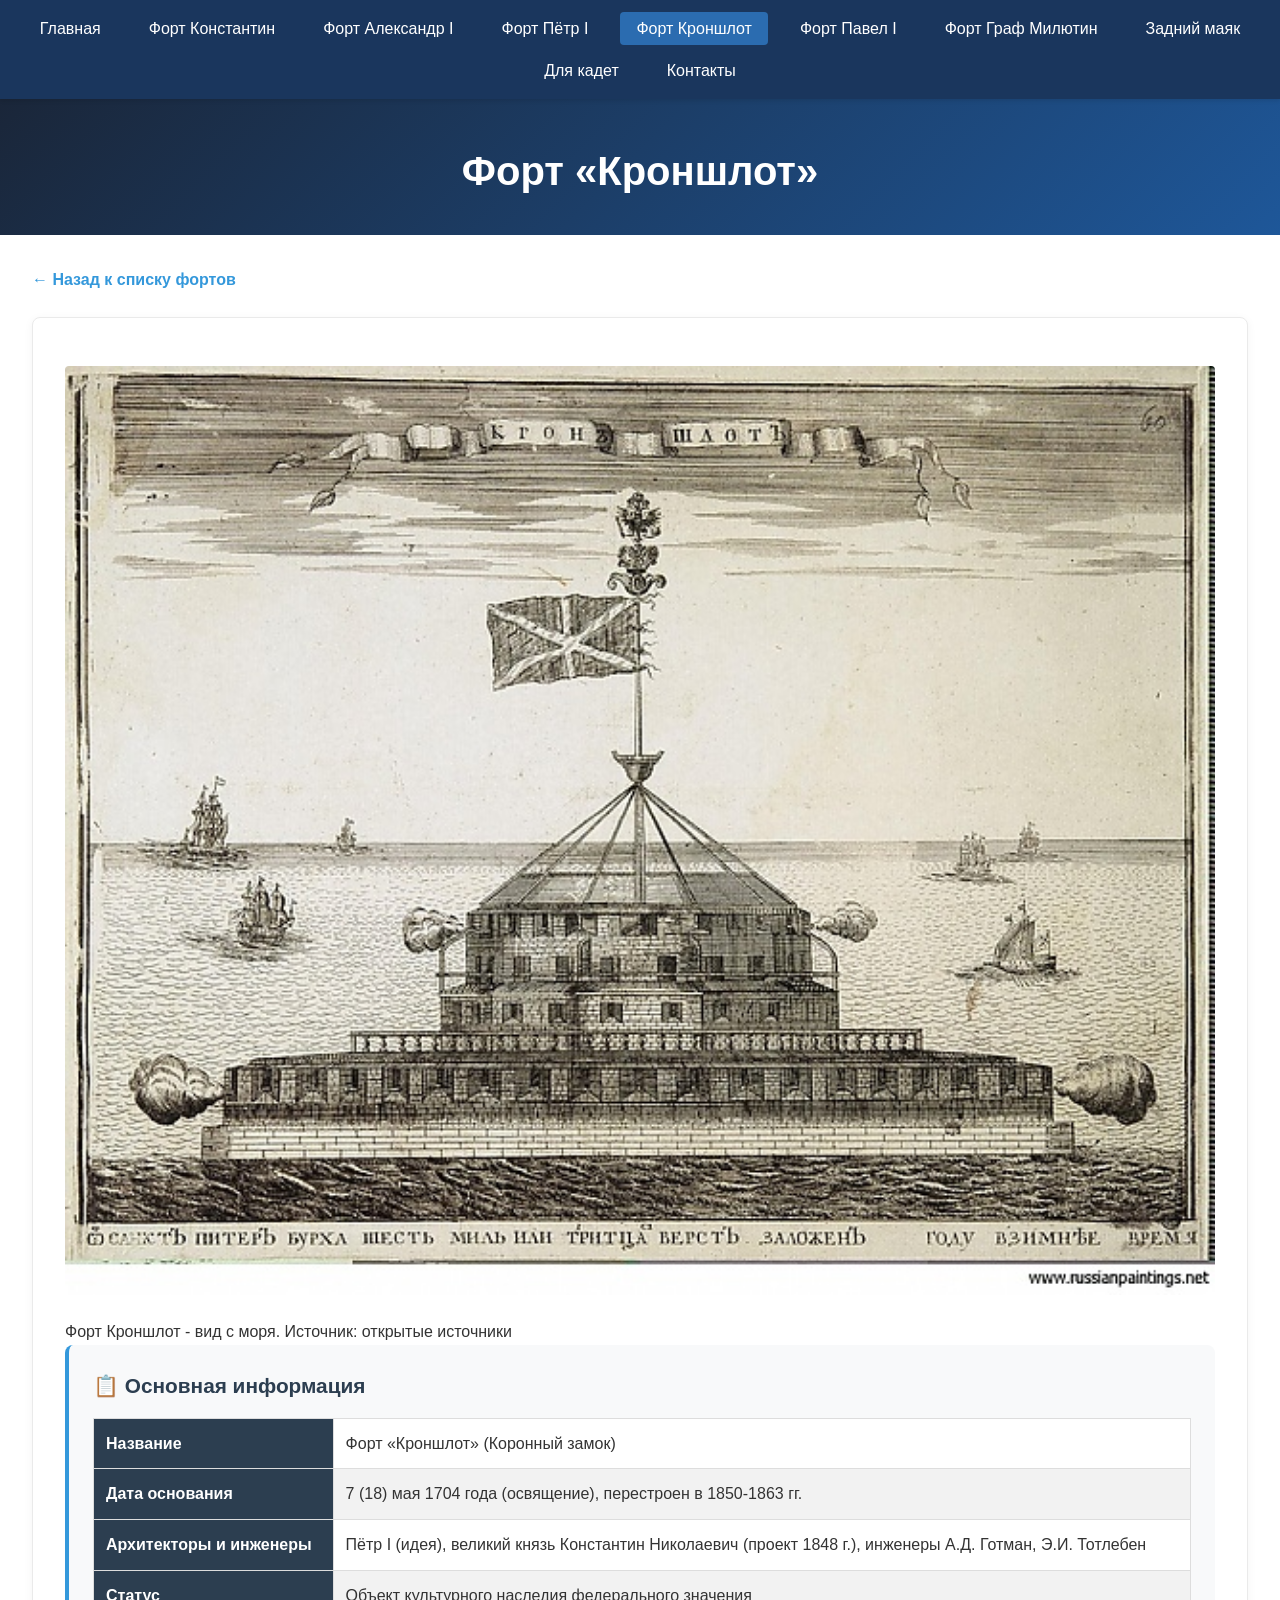
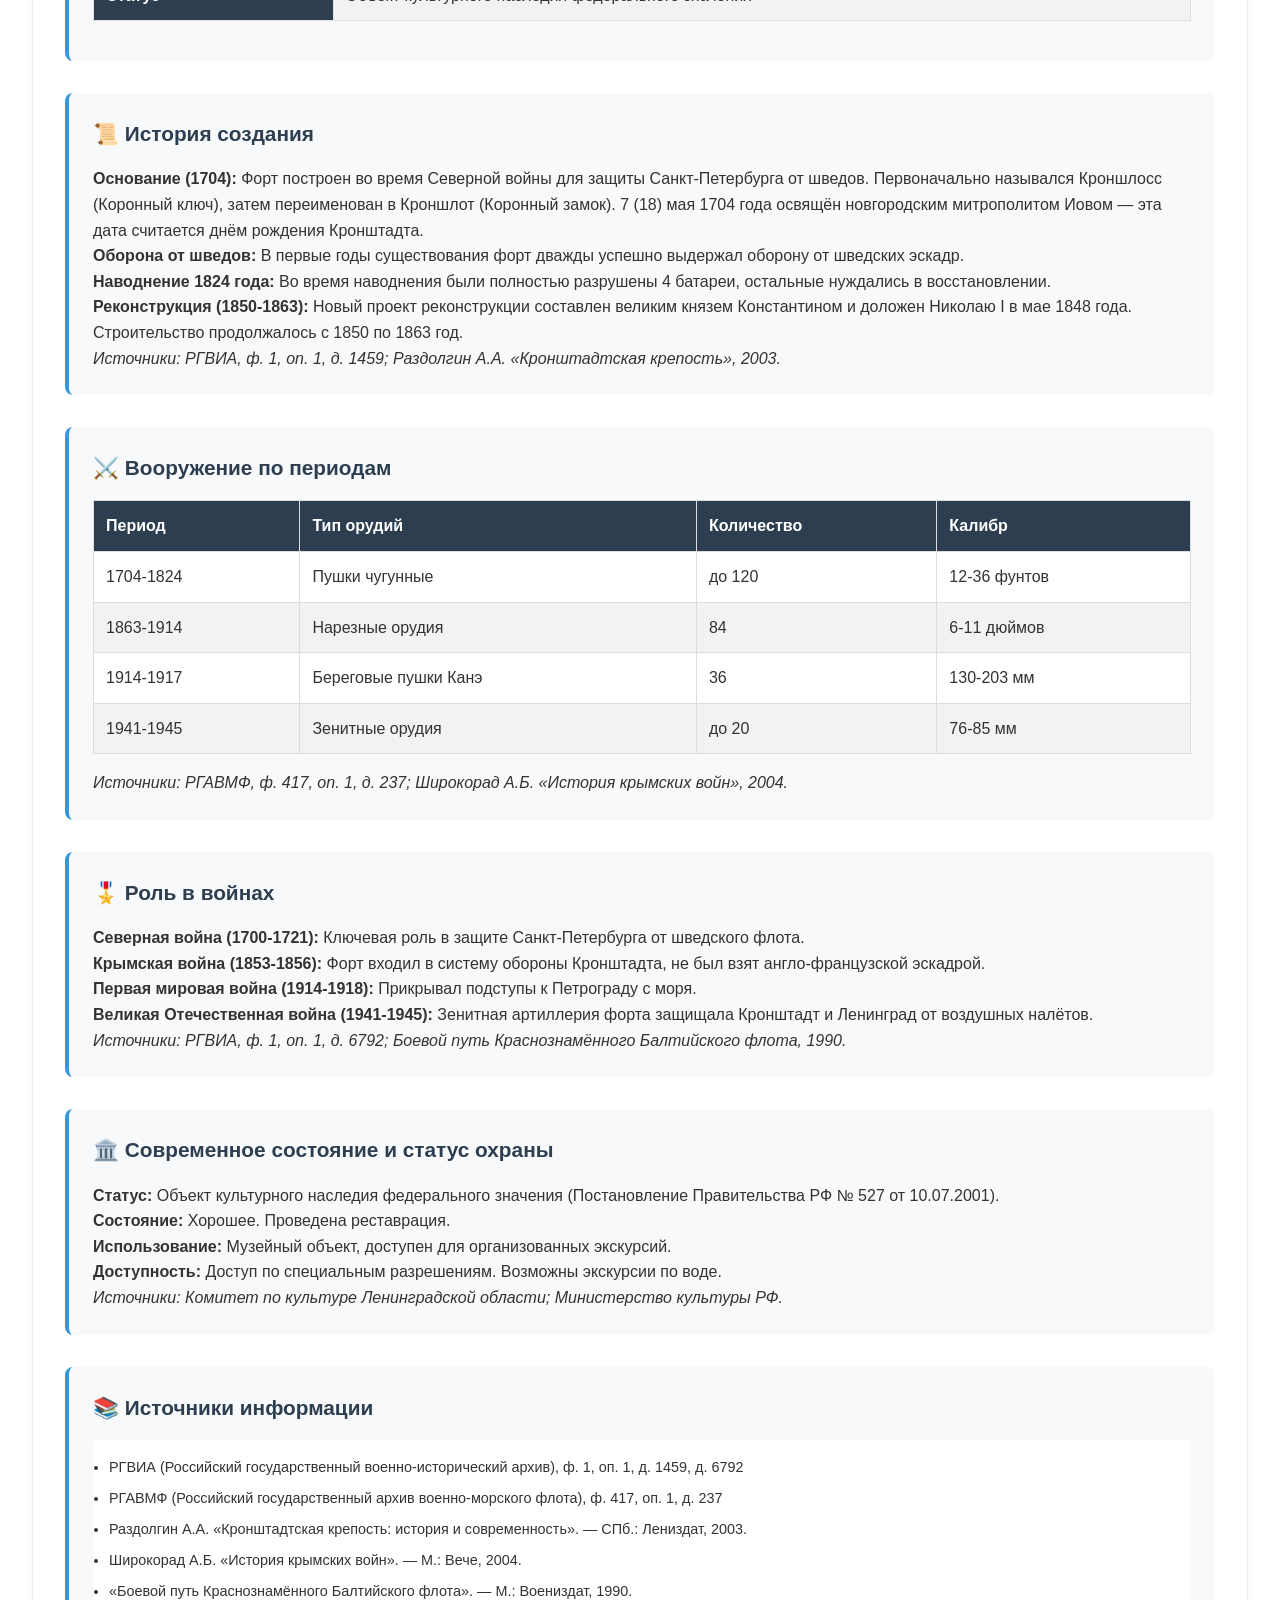
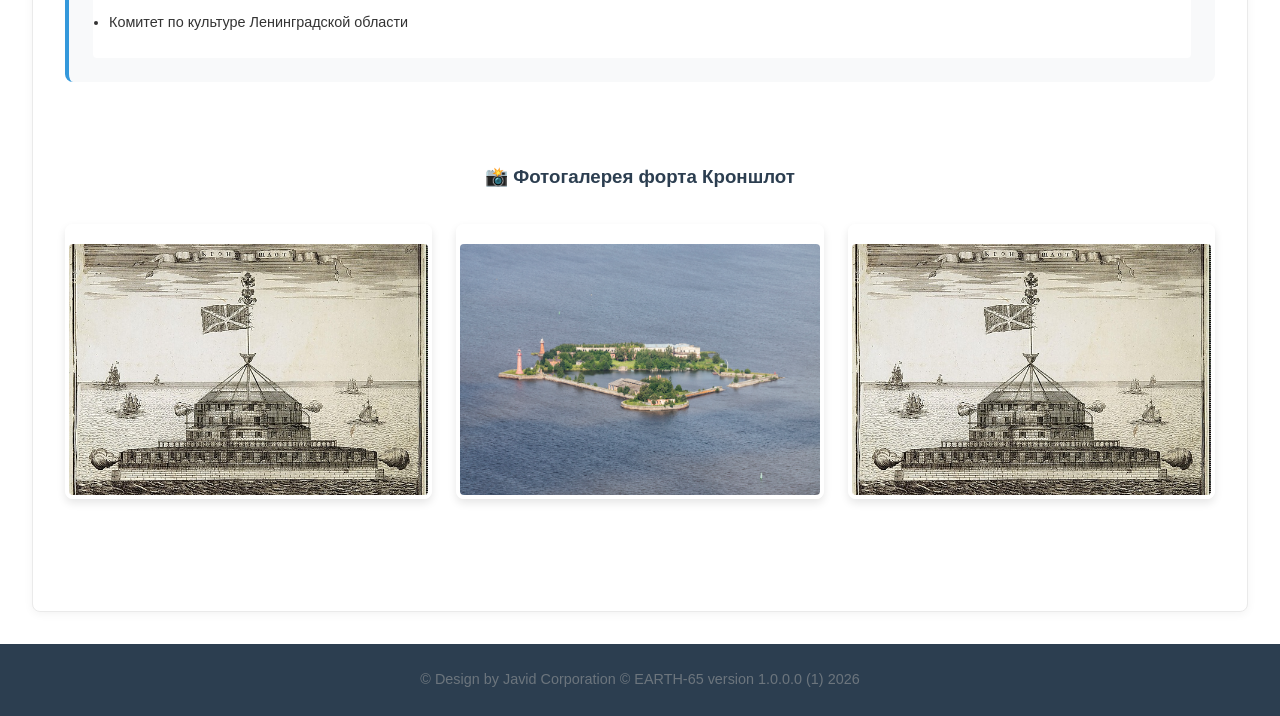
<file: fort-kronshlot.html>
<!DOCTYPE html>
<html lang="ru">
<head>
    <meta charset="UTF-8">
    <meta name="viewport" content="width=device-width, initial-scale=1.0">
    <title>Форт Кроншлот - Кронштадт</title>
    <link rel="stylesheet" href="styles.css">
    <style>
        .navbar {
            background-color: #1a365d;
            padding: 1rem 0;
            position: sticky;
            top: 0;
            z-index: 1000;
            box-shadow: 0 2px 4px rgba(0,0,0,0.1);
        }
        .navbar ul {
            list-style: none;
            margin: 0;
            padding: 0;
            display: flex;
            justify-content: center;
            flex-wrap: wrap;
            gap: 1rem;
        }
        .navbar a {
            color: white;
            text-decoration: none;
            padding: 0.5rem 1rem;
            border-radius: 4px;
            transition: background-color 0.3s;
            font-weight: 500;
        }
        .navbar a:hover {
            background-color: #2c5282;
        }
        .navbar a.active {
            background-color: #2b6cb0;
        }
        .fort-section {
            margin-bottom: 2rem;
            padding: 1.5rem;
            background: #f8f9fa;
            border-radius: 8px;
            border-left: 4px solid #3498db;
        }
        .fort-section h3 {
            color: #2c3e50;
            margin-bottom: 1rem;
            font-size: 1.3rem;
        }
        .armament-table {
            width: 100%;
            border-collapse: collapse;
            margin: 1rem 0;
            background: white;
        }
        .armament-table th, .armament-table td {
            border: 1px solid #ddd;
            padding: 0.75rem;
            text-align: left;
        }
        .armament-table th {
            background-color: #2c3e50;
            color: white;
        }
        .armament-table tr:nth-child(even) {
            background-color: #f2f2f2;
        }
        .sources-list {
            background: #fff;
            padding: 1rem;
            border-radius: 4px;
            margin-top: 1rem;
        }
        .sources-list li {
            margin-bottom: 0.5rem;
            font-size: 0.9rem;
        }
        .photo-gallery {
            display: grid;
            grid-template-columns: repeat(auto-fit, minmax(250px, 1fr));
            gap: 1.5rem;
            margin: 2rem 0;
        }
        .gallery-item {
            position: relative;
            overflow: hidden;
            border-radius: 8px;
            box-shadow: 0 4px 8px rgba(0,0,0,0.1);
            aspect-ratio: 4/3;
            border: 4px solid white;
        }
        .photo-gallery img {
            width: 100%;
            height: 100%;
            object-fit: cover;
            transition: transform 0.5s ease;
        }
        .photo-gallery img:hover {
            transform: scale(1.1);
        }
        .gallery-caption {
            position: absolute;
            bottom: 0;
            left: 0;
            right: 0;
            background: rgba(0,0,0,0.7);
            color: white;
            padding: 10px;
            font-size: 0.9rem;
            transform: translateY(100%);
            transition: transform 0.3s ease;
        }
        .gallery-item:hover .gallery-caption {
            transform: translateY(0);
        }
        @media (max-width: 768px) {
            .armament-table {
                font-size: 0.85rem;
            }
            .armament-table th, .armament-table td {
                padding: 0.5rem;
            }
            .photo-gallery {
                grid-template-columns: 1fr;
            }
        }
    </style>
</head>
<body>
    <nav class="navbar">
        <ul>
            <li><a href="index.html">Главная</a></li>
            <li><a href="fort-konstantin.html">Форт Константин</a></li>
            <li><a href="fort-alexandr.html">Форт Александр I</a></li>
            <li><a href="fort-petr.html">Форт Пётр I</a></li>
            <li><a href="fort-kronshlot.html" class="active">Форт Кроншлот</a></li>
            <li><a href="fort-pavel.html">Форт Павел I</a></li>
            <li><a href="fort-milyutin.html">Форт Граф Милютин</a></li>
            <li><a href="fort-mayak.html">Задний маяк</a></li>
            <li><a href="for-cadets.html">Для кадет</a></li>
            <li><a href="contacts.html">Контакты</a></li>
        </ul>
    </nav>

    <header>
        <h1>Форт «Кроншлот»</h1>
    </header>
    
    <main>
        <a href="index.html" class="back-link">← Назад к списку фортов</a>
        
        <article class="fort-detail-content">
            <img src="images/Кроншлот.png" alt="Форт Кроншлот - вид с моря">
            <p class="photo-caption">Форт Кроншлот - вид с моря. Источник: открытые источники</p>
            
            <section class="fort-section">
                <h3>📋 Основная информация</h3>
                <table class="armament-table">
                    <tr>
                        <th>Название</th>
                        <td>Форт «Кроншлот» (Коронный замок)</td>
                    </tr>
                    <tr>
                        <th>Дата основания</th>
                        <td>7 (18) мая 1704 года (освящение), перестроен в 1850-1863 гг.</td>
                    </tr>
                    <tr>
                        <th>Архитекторы и инженеры</th>
                        <td>Пётр I (идея), великий князь Константин Николаевич (проект 1848 г.), инженеры А.Д. Готман, Э.И. Тотлебен</td>
                    </tr>
                    <tr>
                        <th>Статус</th>
                        <td>Объект культурного наследия федерального значения</td>
                    </tr>
                </table>
            </section>
            
            <section class="fort-section">
                <h3>📜 История создания</h3>
                <p><strong>Основание (1704):</strong> Форт построен во время Северной войны для защиты Санкт-Петербурга от шведов. Первоначально назывался Кроншлосс (Коронный ключ), затем переименован в Кроншлот (Коронный замок). 7 (18) мая 1704 года освящён новгородским митрополитом Иовом — эта дата считается днём рождения Кронштадта.</p>
                <p><strong>Оборона от шведов:</strong> В первые годы существования форт дважды успешно выдержал оборону от шведских эскадр.</p>
                <p><strong>Наводнение 1824 года:</strong> Во время наводнения были полностью разрушены 4 батареи, остальные нуждались в восстановлении.</p>
                <p><strong>Реконструкция (1850-1863):</strong> Новый проект реконструкции составлен великим князем Константином и доложен Николаю I в мае 1848 года. Строительство продолжалось с 1850 по 1863 год.</p>
                <p><em>Источники: РГВИА, ф. 1, оп. 1, д. 1459; Раздолгин А.А. «Кронштадтская крепость», 2003.</em></p>
            </section>
            
            <section class="fort-section">
                <h3>⚔️ Вооружение по периодам</h3>
                <table class="armament-table">
                    <thead>
                        <tr>
                            <th>Период</th>
                            <th>Тип орудий</th>
                            <th>Количество</th>
                            <th>Калибр</th>
                        </tr>
                    </thead>
                    <tbody>
                        <tr>
                            <td>1704-1824</td>
                            <td>Пушки чугунные</td>
                            <td>до 120</td>
                            <td>12-36 фунтов</td>
                        </tr>
                        <tr>
                            <td>1863-1914</td>
                            <td>Нарезные орудия</td>
                            <td>84</td>
                            <td>6-11 дюймов</td>
                        </tr>
                        <tr>
                            <td>1914-1917</td>
                            <td>Береговые пушки Канэ</td>
                            <td>36</td>
                            <td>130-203 мм</td>
                        </tr>
                        <tr>
                            <td>1941-1945</td>
                            <td>Зенитные орудия</td>
                            <td>до 20</td>
                            <td>76-85 мм</td>
                        </tr>
                    </tbody>
                </table>
                <p><em>Источники: РГАВМФ, ф. 417, оп. 1, д. 237; Широкорад А.Б. «История крымских войн», 2004.</em></p>
            </section>
            
            <section class="fort-section">
                <h3>🎖️ Роль в войнах</h3>
                <p><strong>Северная война (1700-1721):</strong> Ключевая роль в защите Санкт-Петербурга от шведского флота.</p>
                <p><strong>Крымская война (1853-1856):</strong> Форт входил в систему обороны Кронштадта, не был взят англо-французской эскадрой.</p>
                <p><strong>Первая мировая война (1914-1918):</strong> Прикрывал подступы к Петрограду с моря.</p>
                <p><strong>Великая Отечественная война (1941-1945):</strong> Зенитная артиллерия форта защищала Кронштадт и Ленинград от воздушных налётов.</p>
                <p><em>Источники: РГВИА, ф. 1, оп. 1, д. 6792; Боевой путь Краснознамённого Балтийского флота, 1990.</em></p>
            </section>
            
            <section class="fort-section">
                <h3>🏛️ Современное состояние и статус охраны</h3>
                <p><strong>Статус:</strong> Объект культурного наследия федерального значения (Постановление Правительства РФ № 527 от 10.07.2001).</p>
                <p><strong>Состояние:</strong> Хорошее. Проведена реставрация.</p>
                <p><strong>Использование:</strong> Музейный объект, доступен для организованных экскурсий.</p>
                <p><strong>Доступность:</strong> Доступ по специальным разрешениям. Возможны экскурсии по воде.</p>
                <p><em>Источники: Комитет по культуре Ленинградской области; Министерство культуры РФ.</em></p>
            </section>
            
            <section class="fort-section">
                <h3>📚 Источники информации</h3>
                <ul class="sources-list">
                    <li>РГВИА (Российский государственный военно-исторический архив), ф. 1, оп. 1, д. 1459, д. 6792</li>
                    <li>РГАВМФ (Российский государственный архив военно-морского флота), ф. 417, оп. 1, д. 237</li>
                    <li>Раздолгин А.А. «Кронштадтская крепость: история и современность». — СПб.: Лениздат, 2003.</li>
                    <li>Широкорад А.Б. «История крымских войн». — М.: Вече, 2004.</li>
                    <li>«Боевой путь Краснознамённого Балтийского флота». — М.: Воениздат, 1990.</li>
                    <li>Комитет по культуре Ленинградской области</li>
                </ul>
            </section>

            <!-- Фотогалерея -->
            <section class="photo-gallery-section" style="background: white; margin-top: 2rem;">
                <h3 style="text-align: center; color: #2c3e50; margin-bottom: 1.5rem;">📸 Фотогалерея форта Кроншлот</h3>
                <div class="photo-gallery-grid">
                    <div class="gallery-item">
                        <img src="images/Кроншлот.png" alt="Форт Кроншлот - вид с моря">
                        <div class="gallery-caption">Форт Кроншлот - вид с моря</div>
                    </div>
                    <div class="gallery-item">
                        <img src="images/fort-kronshlot.jpg" alt="Форт Кроншлот">
                        <div class="gallery-caption">Форт Кроншлот</div>
                    </div>
                    <div class="gallery-item">
                        <img src="images/fort-kronshlot.png" alt="Форт Кроншлот - схема">
                        <div class="gallery-caption">Форт Кроншлот - схема</div>
                    </div>
                </div>
            </section>
        </article>
    </main>
    
    <footer>
        <p>© Design by Javid Corporation © EARTH-65 version 1.0.0.0 (1) 2026</p>
    </footer>
    
    <script src="script.js"></script>
</body>
</html>
</file>
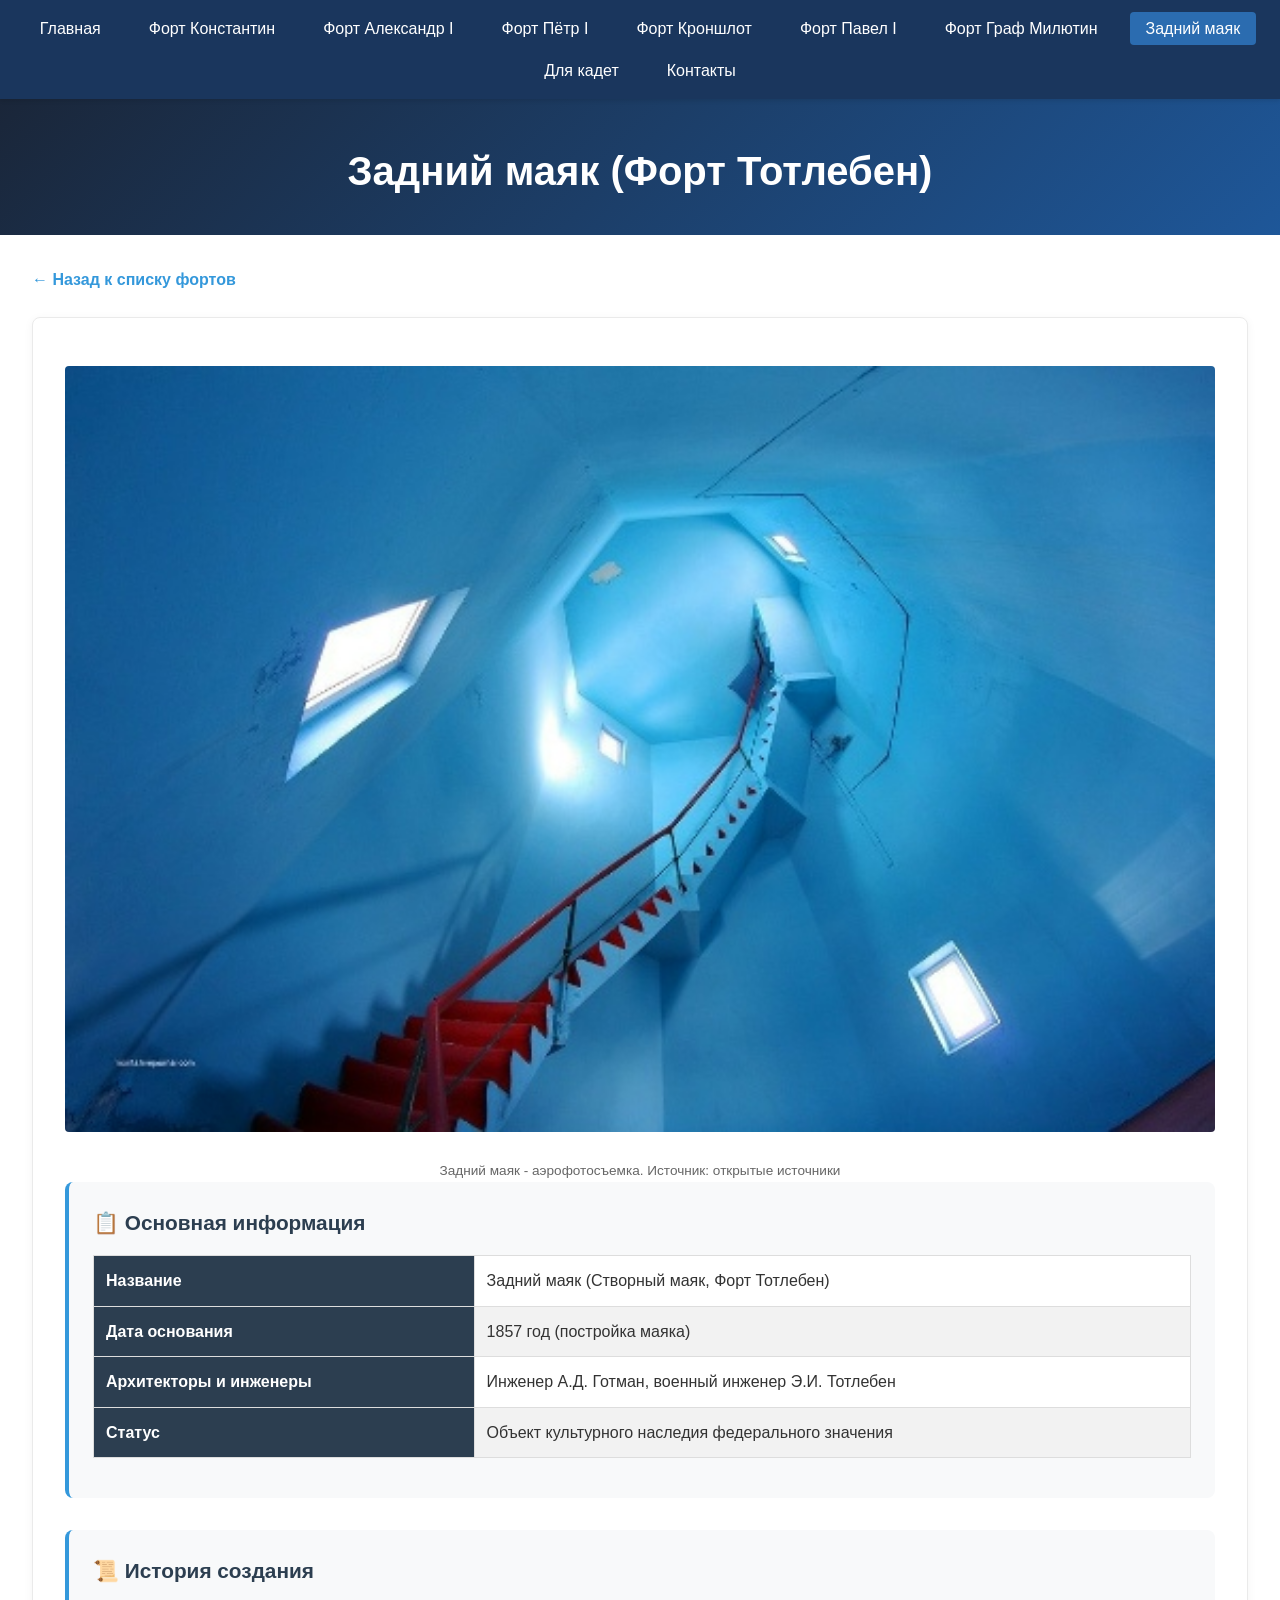
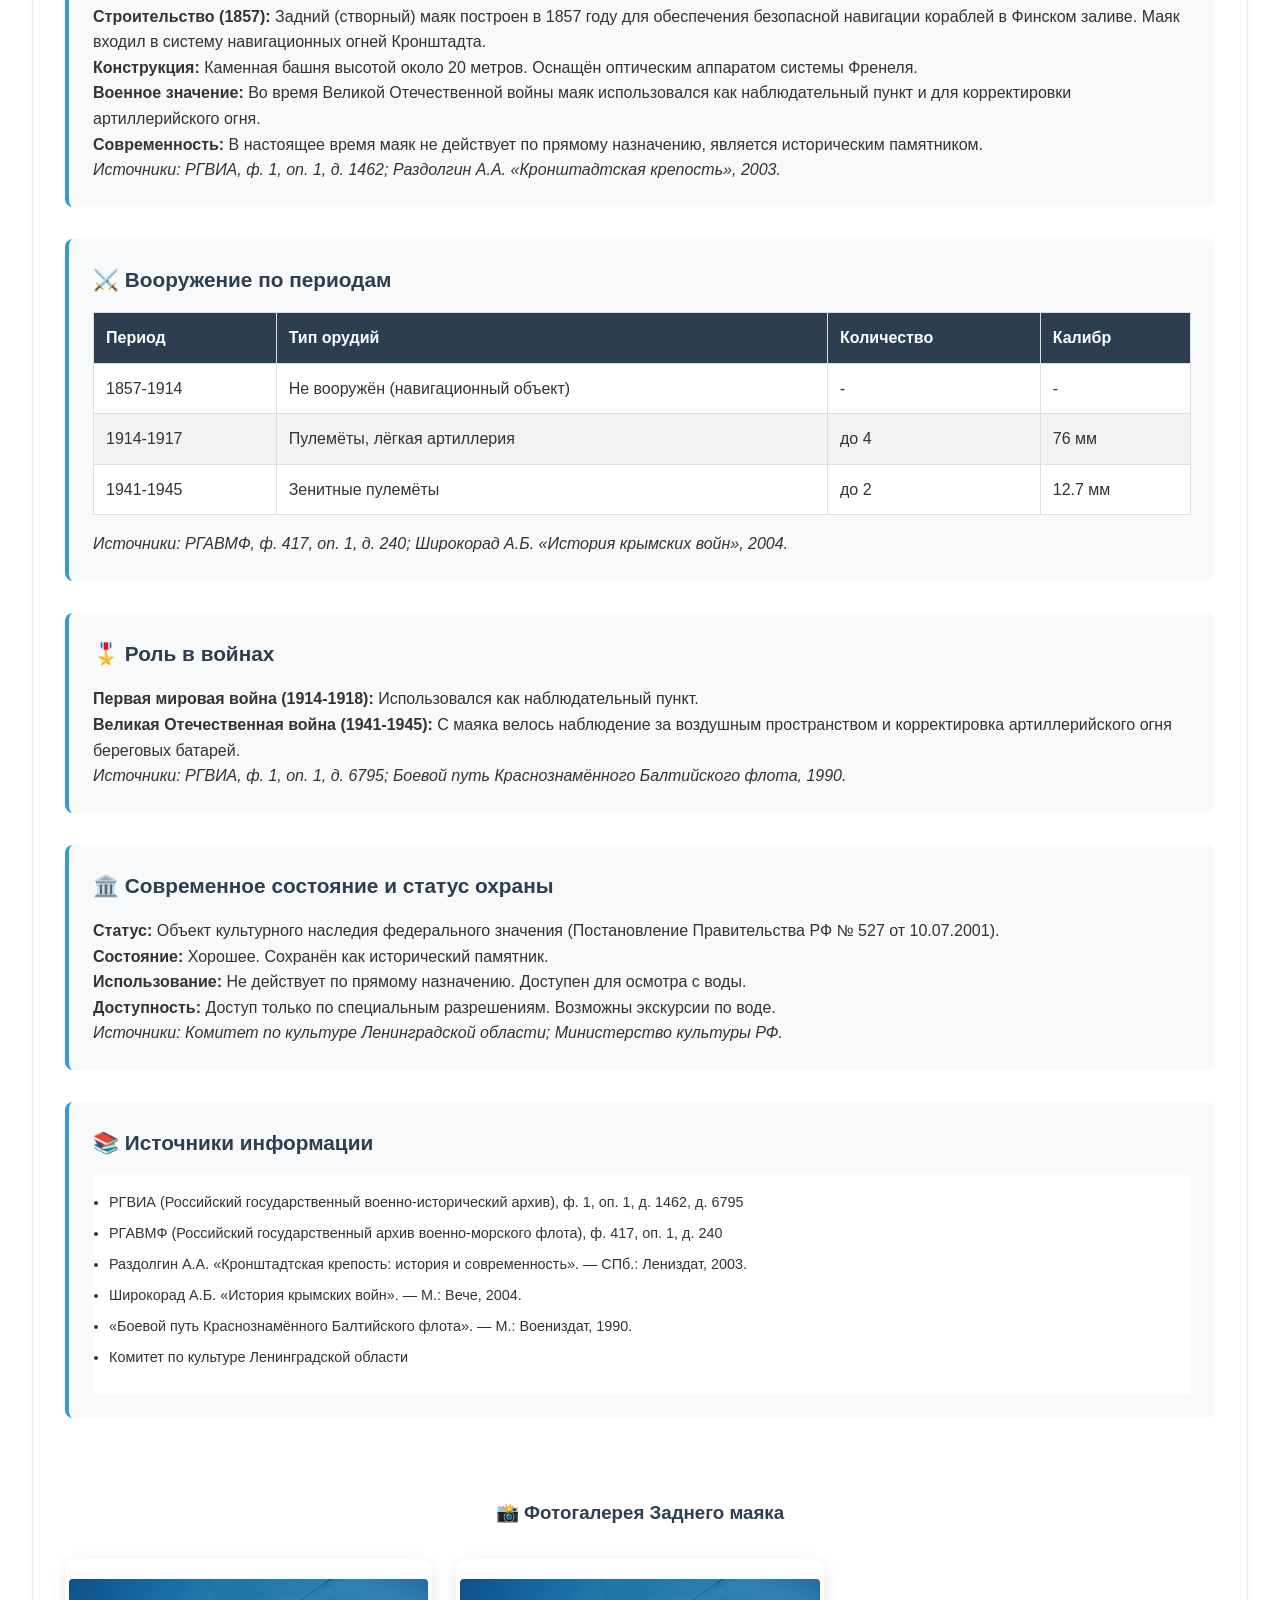
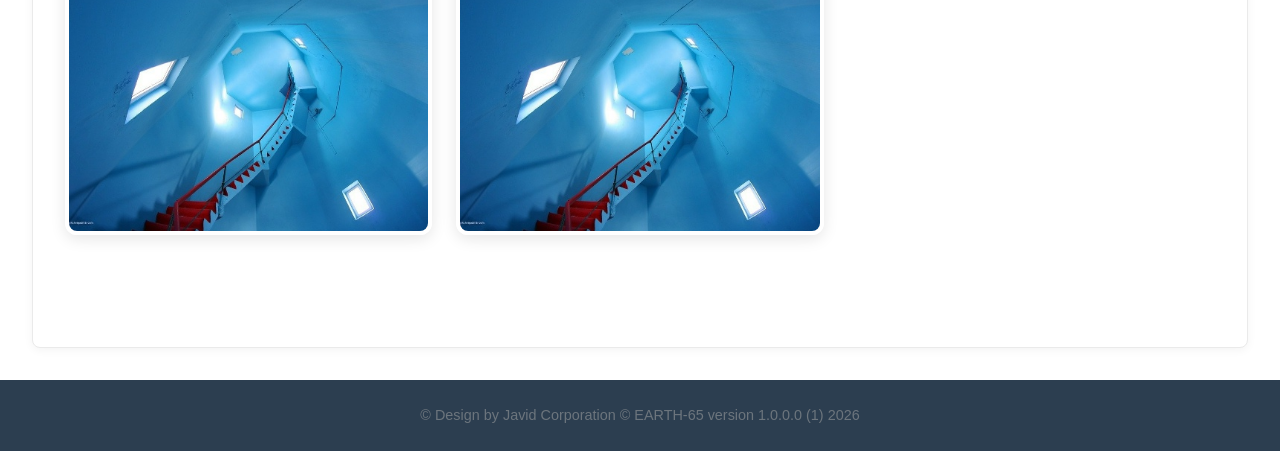
<file: fort-mayak.html>
<!DOCTYPE html>
<html lang="ru">
<head>
    <meta charset="UTF-8">
    <meta name="viewport" content="width=device-width, initial-scale=1.0">
    <title>Задний маяк (Форт Тотлебен) - Кронштадт</title>
    <link rel="stylesheet" href="styles.css">
    <style>
        .navbar {
            background-color: #1a365d;
            padding: 1rem 0;
            position: sticky;
            top: 0;
            z-index: 1000;
            box-shadow: 0 2px 4px rgba(0,0,0,0.1);
        }
        .navbar ul {
            list-style: none;
            margin: 0;
            padding: 0;
            display: flex;
            justify-content: center;
            flex-wrap: wrap;
            gap: 1rem;
        }
        .navbar a {
            color: white;
            text-decoration: none;
            padding: 0.5rem 1rem;
            border-radius: 4px;
            transition: background-color 0.3s;
            font-weight: 500;
        }
        .navbar a:hover {
            background-color: #2c5282;
        }
        .navbar a.active {
            background-color: #2b6cb0;
        }
        .fort-section {
            margin-bottom: 2rem;
            padding: 1.5rem;
            background: #f8f9fa;
            border-radius: 8px;
            border-left: 4px solid #3498db;
        }
        .fort-section h3 {
            color: #2c3e50;
            margin-bottom: 1rem;
            font-size: 1.3rem;
        }
        .armament-table {
            width: 100%;
            border-collapse: collapse;
            margin: 1rem 0;
            background: white;
        }
        .armament-table th, .armament-table td {
            border: 1px solid #ddd;
            padding: 0.75rem;
            text-align: left;
        }
        .armament-table th {
            background-color: #2c3e50;
            color: white;
        }
        .armament-table tr:nth-child(even) {
            background-color: #f2f2f2;
        }
        .sources-list {
            background: #fff;
            padding: 1rem;
            border-radius: 4px;
            margin-top: 1rem;
        }
        .sources-list li {
            margin-bottom: 0.5rem;
            font-size: 0.9rem;
        }
        .photo-gallery {
            display: grid;
            grid-template-columns: repeat(auto-fit, minmax(200px, 1fr));
            gap: 1rem;
            margin: 1rem 0;
        }
        .photo-gallery img {
            width: 100%;
            height: 200px;
            object-fit: cover;
            border-radius: 4px;
            cursor: pointer;
            transition: transform 0.3s;
        }
        .photo-gallery img:hover {
            transform: scale(1.05);
        }
        .photo-caption {
            font-size: 0.85rem;
            color: #666;
            margin-top: 0.25rem;
            text-align: center;
        }
        @media (max-width: 768px) {
            .armament-table {
                font-size: 0.85rem;
            }
            .armament-table th, .armament-table td {
                padding: 0.5rem;
            }
            .photo-gallery {
                grid-template-columns: 1fr;
            }
        }
    </style>
</head>
<body>
    <nav class="navbar">
        <ul>
            <li><a href="index.html">Главная</a></li>
            <li><a href="fort-konstantin.html">Форт Константин</a></li>
            <li><a href="fort-alexandr.html">Форт Александр I</a></li>
            <li><a href="fort-petr.html">Форт Пётр I</a></li>
            <li><a href="fort-kronshlot.html">Форт Кроншлот</a></li>
            <li><a href="fort-pavel.html">Форт Павел I</a></li>
            <li><a href="fort-milyutin.html">Форт Граф Милютин</a></li>
            <li><a href="fort-mayak.html" class="active">Задний маяк</a></li>
            <li><a href="for-cadets.html">Для кадет</a></li>
            <li><a href="contacts.html">Контакты</a></li>
        </ul>
    </nav>

    <header>
        <h1>Задний маяк (Форт Тотлебен)</h1>
    </header>
    
    <main>
        <a href="index.html" class="back-link">← Назад к списку фортов</a>
        
        <article class="fort-detail-content">
            <img src="images/fort-mayak-aero.png" alt="Задний маяк - аэрофотосъемка">
            <p class="photo-caption">Задний маяк - аэрофотосъемка. Источник: открытые источники</p>
            
            <section class="fort-section">
                <h3>📋 Основная информация</h3>
                <table class="armament-table">
                    <tr>
                        <th>Название</th>
                        <td>Задний маяк (Створный маяк, Форт Тотлебен)</td>
                    </tr>
                    <tr>
                        <th>Дата основания</th>
                        <td>1857 год (постройка маяка)</td>
                    </tr>
                    <tr>
                        <th>Архитекторы и инженеры</th>
                        <td>Инженер А.Д. Готман, военный инженер Э.И. Тотлебен</td>
                    </tr>
                    <tr>
                        <th>Статус</th>
                        <td>Объект культурного наследия федерального значения</td>
                    </tr>
                </table>
            </section>
            
            <section class="fort-section">
                <h3>📜 История создания</h3>
                <p><strong>Строительство (1857):</strong> Задний (створный) маяк построен в 1857 году для обеспечения безопасной навигации кораблей в Финском заливе. Маяк входил в систему навигационных огней Кронштадта.</p>
                <p><strong>Конструкция:</strong> Каменная башня высотой около 20 метров. Оснащён оптическим аппаратом системы Френеля.</p>
                <p><strong>Военное значение:</strong> Во время Великой Отечественной войны маяк использовался как наблюдательный пункт и для корректировки артиллерийского огня.</p>
                <p><strong>Современность:</strong> В настоящее время маяк не действует по прямому назначению, является историческим памятником.</p>
                <p><em>Источники: РГВИА, ф. 1, оп. 1, д. 1462; Раздолгин А.А. «Кронштадтская крепость», 2003.</em></p>
            </section>
            
            <section class="fort-section">
                <h3>⚔️ Вооружение по периодам</h3>
                <table class="armament-table">
                    <thead>
                        <tr>
                            <th>Период</th>
                            <th>Тип орудий</th>
                            <th>Количество</th>
                            <th>Калибр</th>
                        </tr>
                    </thead>
                    <tbody>
                        <tr>
                            <td>1857-1914</td>
                            <td>Не вооружён (навигационный объект)</td>
                            <td>-</td>
                            <td>-</td>
                        </tr>
                        <tr>
                            <td>1914-1917</td>
                            <td>Пулемёты, лёгкая артиллерия</td>
                            <td>до 4</td>
                            <td>76 мм</td>
                        </tr>
                        <tr>
                            <td>1941-1945</td>
                            <td>Зенитные пулемёты</td>
                            <td>до 2</td>
                            <td>12.7 мм</td>
                        </tr>
                    </tbody>
                </table>
                <p><em>Источники: РГАВМФ, ф. 417, оп. 1, д. 240; Широкорад А.Б. «История крымских войн», 2004.</em></p>
            </section>
            
            <section class="fort-section">
                <h3>🎖️ Роль в войнах</h3>
                <p><strong>Первая мировая война (1914-1918):</strong> Использовался как наблюдательный пункт.</p>
                <p><strong>Великая Отечественная война (1941-1945):</strong> С маяка велось наблюдение за воздушным пространством и корректировка артиллерийского огня береговых батарей.</p>
                <p><em>Источники: РГВИА, ф. 1, оп. 1, д. 6795; Боевой путь Краснознамённого Балтийского флота, 1990.</em></p>
            </section>
            
            <section class="fort-section">
                <h3>🏛️ Современное состояние и статус охраны</h3>
                <p><strong>Статус:</strong> Объект культурного наследия федерального значения (Постановление Правительства РФ № 527 от 10.07.2001).</p>
                <p><strong>Состояние:</strong> Хорошее. Сохранён как исторический памятник.</p>
                <p><strong>Использование:</strong> Не действует по прямому назначению. Доступен для осмотра с воды.</p>
                <p><strong>Доступность:</strong> Доступ только по специальным разрешениям. Возможны экскурсии по воде.</p>
                <p><em>Источники: Комитет по культуре Ленинградской области; Министерство культуры РФ.</em></p>
            </section>
            
            <section class="fort-section">
                <h3>📚 Источники информации</h3>
                <ul class="sources-list">
                    <li>РГВИА (Российский государственный военно-исторический архив), ф. 1, оп. 1, д. 1462, д. 6795</li>
                    <li>РГАВМФ (Российский государственный архив военно-морского флота), ф. 417, оп. 1, д. 240</li>
                    <li>Раздолгин А.А. «Кронштадтская крепость: история и современность». — СПб.: Лениздат, 2003.</li>
                    <li>Широкорад А.Б. «История крымских войн». — М.: Вече, 2004.</li>
                    <li>«Боевой путь Краснознамённого Балтийского флота». — М.: Воениздат, 1990.</li>
                    <li>Комитет по культуре Ленинградской области</li>
                </ul>
            </section>

            <!-- Фотогалерея -->
            <section class="photo-gallery-section" style="background: white; margin-top: 2rem;">
                <h3 style="text-align: center; color: #2c3e50; margin-bottom: 1.5rem;">📸 Фотогалерея Заднего маяка</h3>
                <div class="photo-gallery-grid">
                    <div class="gallery-item">
                        <img src="images/fort-mayak-aero.png" alt="Задний маяк - аэрофотосъемка">
                        <div class="gallery-caption">Задний маяк - аэрофотосъемка</div>
                    </div>
                    <div class="gallery-item">
                        <img src="images/fort-mayak.png" alt="Задний маяк - схема">
                        <div class="gallery-caption">Задний маяк - схема</div>
                    </div>
                </div>
            </section>
        </article>
    </main>
    
    <footer>
        <p>© Design by Javid Corporation © EARTH-65 version 1.0.0.0 (1) 2026</p>
    </footer>
    
    <script src="script.js"></script>
</body>
</html>
</file>
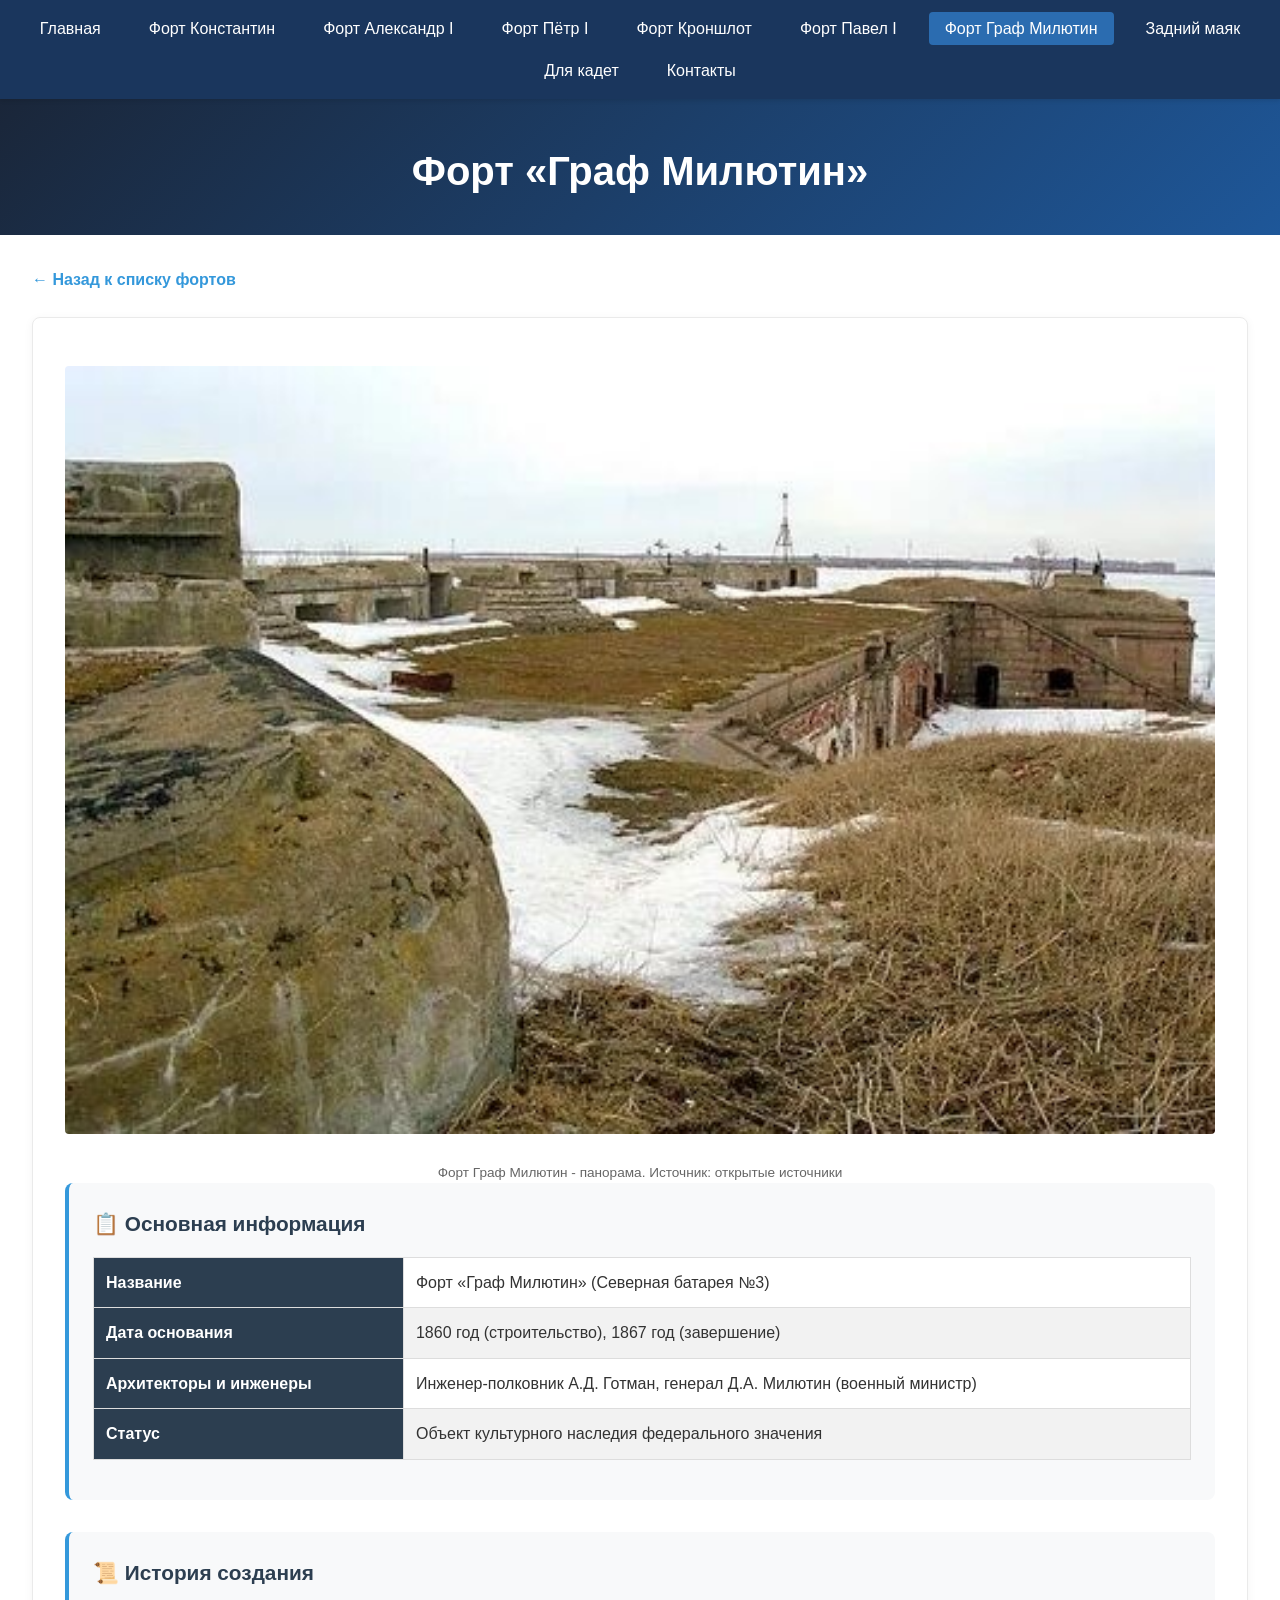
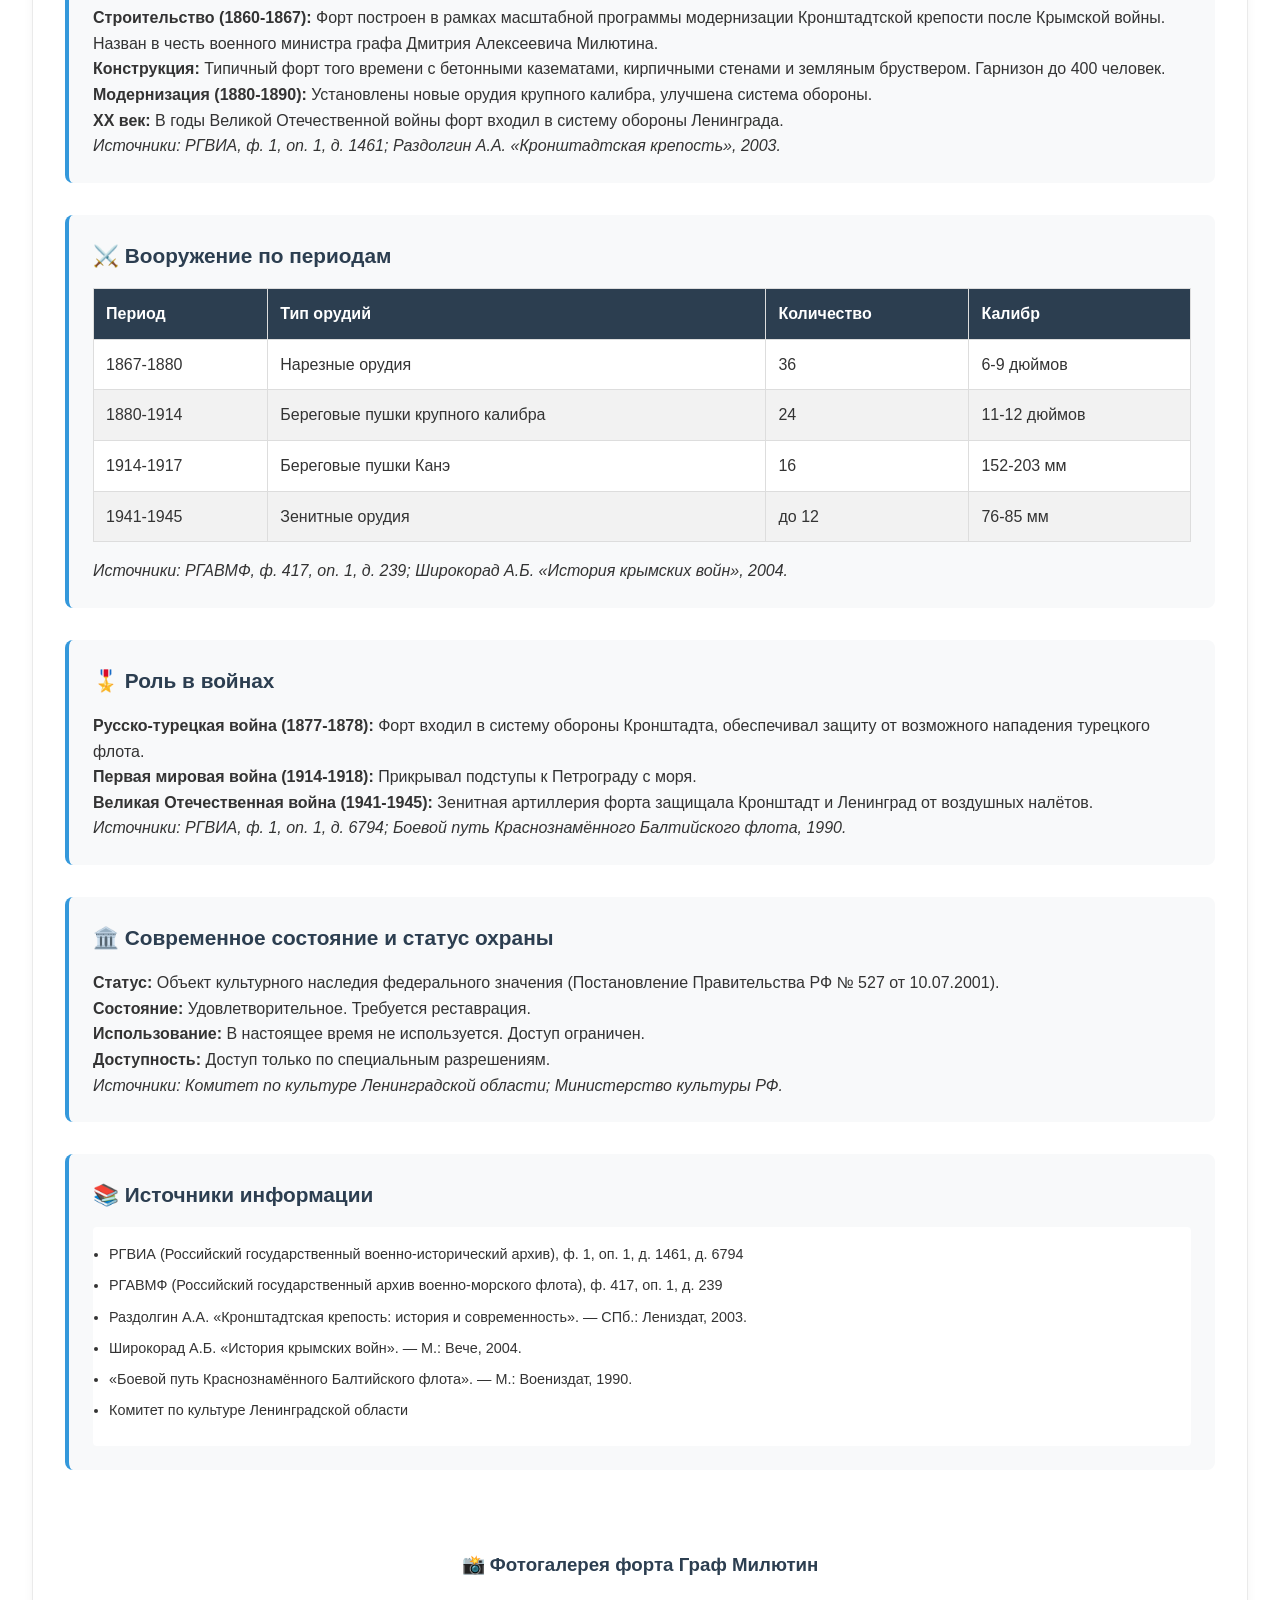
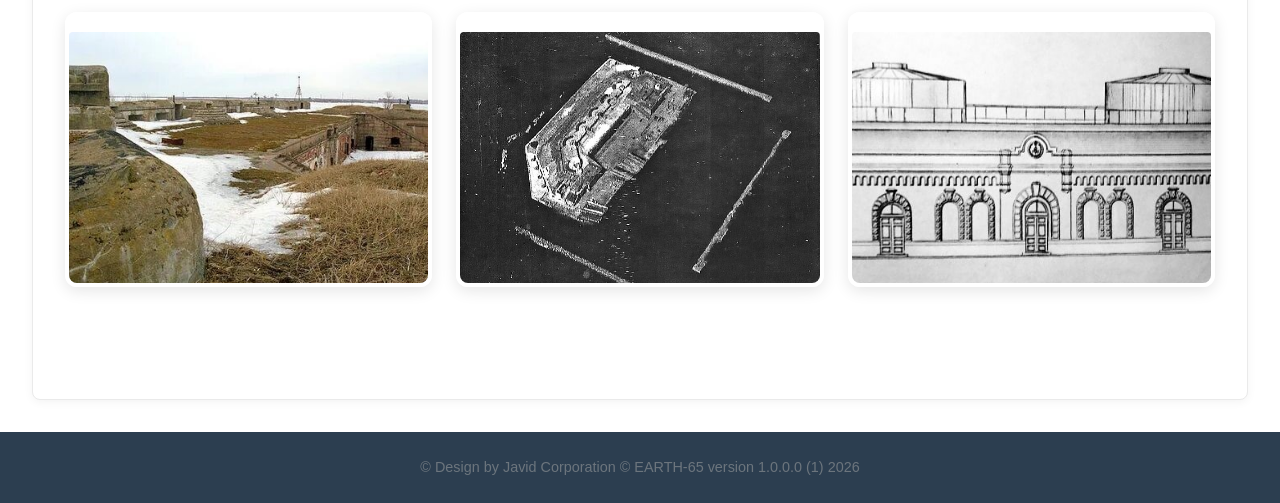
<file: fort-milyutin.html>
<!DOCTYPE html>
<html lang="ru">
<head>
    <meta charset="UTF-8">
    <meta name="viewport" content="width=device-width, initial-scale=1.0">
    <title>Форт Граф Милютин - Кронштадт</title>
    <link rel="stylesheet" href="styles.css">
    <style>
        .navbar {
            background-color: #1a365d;
            padding: 1rem 0;
            position: sticky;
            top: 0;
            z-index: 1000;
            box-shadow: 0 2px 4px rgba(0,0,0,0.1);
        }
        .navbar ul {
            list-style: none;
            margin: 0;
            padding: 0;
            display: flex;
            justify-content: center;
            flex-wrap: wrap;
            gap: 1rem;
        }
        .navbar a {
            color: white;
            text-decoration: none;
            padding: 0.5rem 1rem;
            border-radius: 4px;
            transition: background-color 0.3s;
            font-weight: 500;
        }
        .navbar a:hover {
            background-color: #2c5282;
        }
        .navbar a.active {
            background-color: #2b6cb0;
        }
        .fort-section {
            margin-bottom: 2rem;
            padding: 1.5rem;
            background: #f8f9fa;
            border-radius: 8px;
            border-left: 4px solid #3498db;
        }
        .fort-section h3 {
            color: #2c3e50;
            margin-bottom: 1rem;
            font-size: 1.3rem;
        }
        .armament-table {
            width: 100%;
            border-collapse: collapse;
            margin: 1rem 0;
            background: white;
        }
        .armament-table th, .armament-table td {
            border: 1px solid #ddd;
            padding: 0.75rem;
            text-align: left;
        }
        .armament-table th {
            background-color: #2c3e50;
            color: white;
        }
        .armament-table tr:nth-child(even) {
            background-color: #f2f2f2;
        }
        .sources-list {
            background: #fff;
            padding: 1rem;
            border-radius: 4px;
            margin-top: 1rem;
        }
        .sources-list li {
            margin-bottom: 0.5rem;
            font-size: 0.9rem;
        }
        .photo-gallery {
            display: grid;
            grid-template-columns: repeat(auto-fit, minmax(200px, 1fr));
            gap: 1rem;
            margin: 1rem 0;
        }
        .photo-gallery img {
            width: 100%;
            height: 200px;
            object-fit: cover;
            border-radius: 4px;
            cursor: pointer;
            transition: transform 0.3s;
        }
        .photo-gallery img:hover {
            transform: scale(1.05);
        }
        .photo-caption {
            font-size: 0.85rem;
            color: #666;
            margin-top: 0.25rem;
            text-align: center;
        }
        @media (max-width: 768px) {
            .armament-table {
                font-size: 0.85rem;
            }
            .armament-table th, .armament-table td {
                padding: 0.5rem;
            }
            .photo-gallery {
                grid-template-columns: 1fr;
            }
        }
    </style>
</head>
<body>
    <nav class="navbar">
        <ul>
            <li><a href="index.html">Главная</a></li>
            <li><a href="fort-konstantin.html">Форт Константин</a></li>
            <li><a href="fort-alexandr.html">Форт Александр I</a></li>
            <li><a href="fort-petr.html">Форт Пётр I</a></li>
            <li><a href="fort-kronshlot.html">Форт Кроншлот</a></li>
            <li><a href="fort-pavel.html">Форт Павел I</a></li>
            <li><a href="fort-milyutin.html" class="active">Форт Граф Милютин</a></li>
            <li><a href="fort-mayak.html">Задний маяк</a></li>
            <li><a href="for-cadets.html">Для кадет</a></li>
            <li><a href="contacts.html">Контакты</a></li>
        </ul>
    </nav>

    <header>
        <h1>Форт «Граф Милютин»</h1>
    </header>
    
    <main>
        <a href="index.html" class="back-link">← Назад к списку фортов</a>
        
        <article class="fort-detail-content">
            <img src="images/fort-milyutin-panorama.jpg" alt="Форт Граф Милютин - панорама">
            <p class="photo-caption">Форт Граф Милютин - панорама. Источник: открытые источники</p>
            
            <section class="fort-section">
                <h3>📋 Основная информация</h3>
                <table class="armament-table">
                    <tr>
                        <th>Название</th>
                        <td>Форт «Граф Милютин» (Северная батарея №3)</td>
                    </tr>
                    <tr>
                        <th>Дата основания</th>
                        <td>1860 год (строительство), 1867 год (завершение)</td>
                    </tr>
                    <tr>
                        <th>Архитекторы и инженеры</th>
                        <td>Инженер-полковник А.Д. Готман, генерал Д.А. Милютин (военный министр)</td>
                    </tr>
                    <tr>
                        <th>Статус</th>
                        <td>Объект культурного наследия федерального значения</td>
                    </tr>
                </table>
            </section>
            
            <section class="fort-section">
                <h3>📜 История создания</h3>
                <p><strong>Строительство (1860-1867):</strong> Форт построен в рамках масштабной программы модернизации Кронштадтской крепости после Крымской войны. Назван в честь военного министра графа Дмитрия Алексеевича Милютина.</p>
                <p><strong>Конструкция:</strong> Типичный форт того времени с бетонными казематами, кирпичными стенами и земляным бруствером. Гарнизон до 400 человек.</p>
                <p><strong>Модернизация (1880-1890):</strong> Установлены новые орудия крупного калибра, улучшена система обороны.</p>
                <p><strong>XX век:</strong> В годы Великой Отечественной войны форт входил в систему обороны Ленинграда.</p>
                <p><em>Источники: РГВИА, ф. 1, оп. 1, д. 1461; Раздолгин А.А. «Кронштадтская крепость», 2003.</em></p>
            </section>
            
            <section class="fort-section">
                <h3>⚔️ Вооружение по периодам</h3>
                <table class="armament-table">
                    <thead>
                        <tr>
                            <th>Период</th>
                            <th>Тип орудий</th>
                            <th>Количество</th>
                            <th>Калибр</th>
                        </tr>
                    </thead>
                    <tbody>
                        <tr>
                            <td>1867-1880</td>
                            <td>Нарезные орудия</td>
                            <td>36</td>
                            <td>6-9 дюймов</td>
                        </tr>
                        <tr>
                            <td>1880-1914</td>
                            <td>Береговые пушки крупного калибра</td>
                            <td>24</td>
                            <td>11-12 дюймов</td>
                        </tr>
                        <tr>
                            <td>1914-1917</td>
                            <td>Береговые пушки Канэ</td>
                            <td>16</td>
                            <td>152-203 мм</td>
                        </tr>
                        <tr>
                            <td>1941-1945</td>
                            <td>Зенитные орудия</td>
                            <td>до 12</td>
                            <td>76-85 мм</td>
                        </tr>
                    </tbody>
                </table>
                <p><em>Источники: РГАВМФ, ф. 417, оп. 1, д. 239; Широкорад А.Б. «История крымских войн», 2004.</em></p>
            </section>
            
            <section class="fort-section">
                <h3>🎖️ Роль в войнах</h3>
                <p><strong>Русско-турецкая война (1877-1878):</strong> Форт входил в систему обороны Кронштадта, обеспечивал защиту от возможного нападения турецкого флота.</p>
                <p><strong>Первая мировая война (1914-1918):</strong> Прикрывал подступы к Петрограду с моря.</p>
                <p><strong>Великая Отечественная война (1941-1945):</strong> Зенитная артиллерия форта защищала Кронштадт и Ленинград от воздушных налётов.</p>
                <p><em>Источники: РГВИА, ф. 1, оп. 1, д. 6794; Боевой путь Краснознамённого Балтийского флота, 1990.</em></p>
            </section>
            
            <section class="fort-section">
                <h3>🏛️ Современное состояние и статус охраны</h3>
                <p><strong>Статус:</strong> Объект культурного наследия федерального значения (Постановление Правительства РФ № 527 от 10.07.2001).</p>
                <p><strong>Состояние:</strong> Удовлетворительное. Требуется реставрация.</p>
                <p><strong>Использование:</strong> В настоящее время не используется. Доступ ограничен.</p>
                <p><strong>Доступность:</strong> Доступ только по специальным разрешениям.</p>
                <p><em>Источники: Комитет по культуре Ленинградской области; Министерство культуры РФ.</em></p>
            </section>
            
            <section class="fort-section">
                <h3>📚 Источники информации</h3>
                <ul class="sources-list">
                    <li>РГВИА (Российский государственный военно-исторический архив), ф. 1, оп. 1, д. 1461, д. 6794</li>
                    <li>РГАВМФ (Российский государственный архив военно-морского флота), ф. 417, оп. 1, д. 239</li>
                    <li>Раздолгин А.А. «Кронштадтская крепость: история и современность». — СПб.: Лениздат, 2003.</li>
                    <li>Широкорад А.Б. «История крымских войн». — М.: Вече, 2004.</li>
                    <li>«Боевой путь Краснознамённого Балтийского флота». — М.: Воениздат, 1990.</li>
                    <li>Комитет по культуре Ленинградской области</li>
                </ul>
            </section>

            <!-- Фотогалерея -->
            <section class="photo-gallery-section" style="background: white; margin-top: 2rem;">
                <h3 style="text-align: center; color: #2c3e50; margin-bottom: 1.5rem;">📸 Фотогалерея форта Граф Милютин</h3>
                <div class="photo-gallery-grid">
                    <div class="gallery-item">
                        <img src="images/fort-milyutin-panorama.jpg" alt="Форт Граф Милютин - панорама">
                        <div class="gallery-caption">Форт Граф Милютин - панорама</div>
                    </div>
                    <div class="gallery-item">
                        <img src="images/fort-milyutin-1940.jpg" alt="Форт Граф Милютин - аэрофотосъемка 1940 г.">
                        <div class="gallery-caption">Форт Граф Милютин - аэрофотосъемка 1940 г.</div>
                    </div>
                    <div class="gallery-item">
                        <img src="images/fort-milyutin-facade.jpg" alt="Форт Граф Милютин - чертеж фасада">
                        <div class="gallery-caption">Форт Граф Милютин - чертеж фасада</div>
                    </div>
                </div>
            </section>
        </article>
    </main>
    
    <footer>
        <p>© Design by Javid Corporation © EARTH-65 version 1.0.0.0 (1) 2026</p>
    </footer>
    
    <script src="script.js"></script>
</body>
</html>
</file>
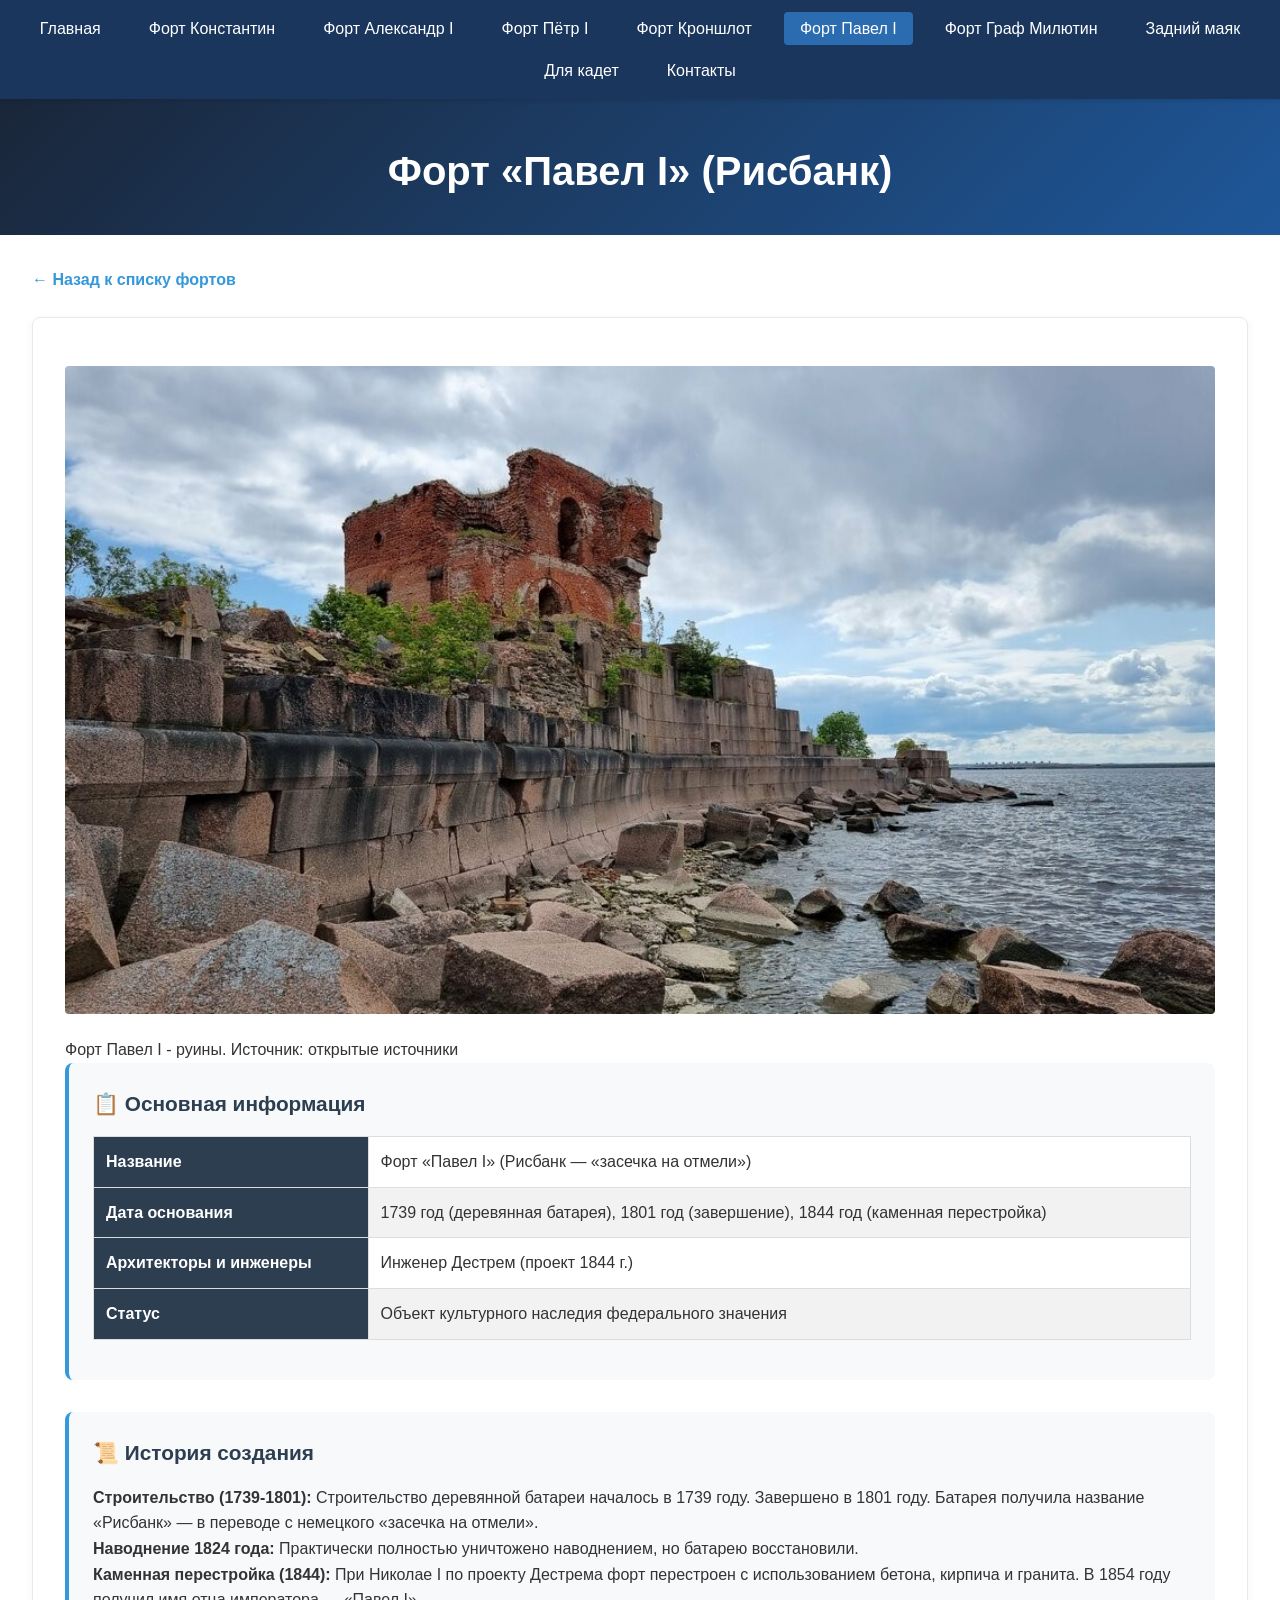
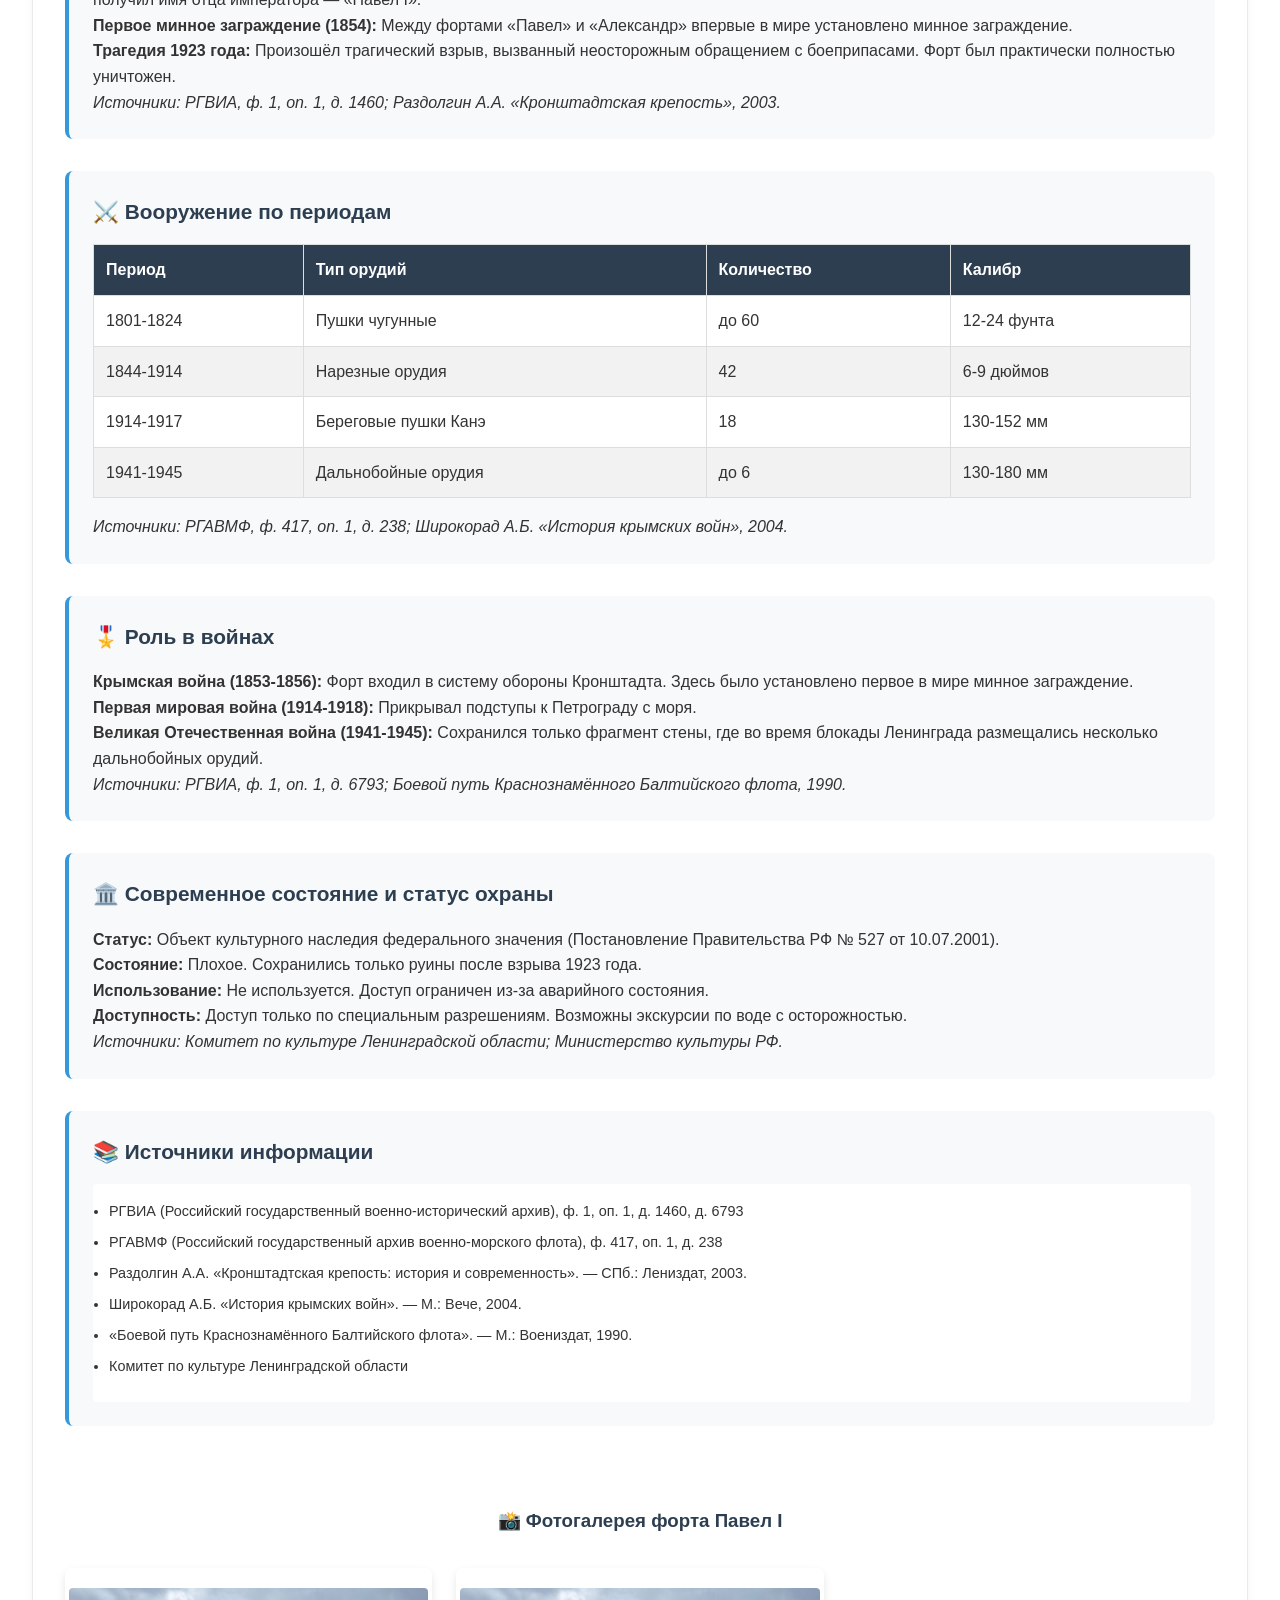
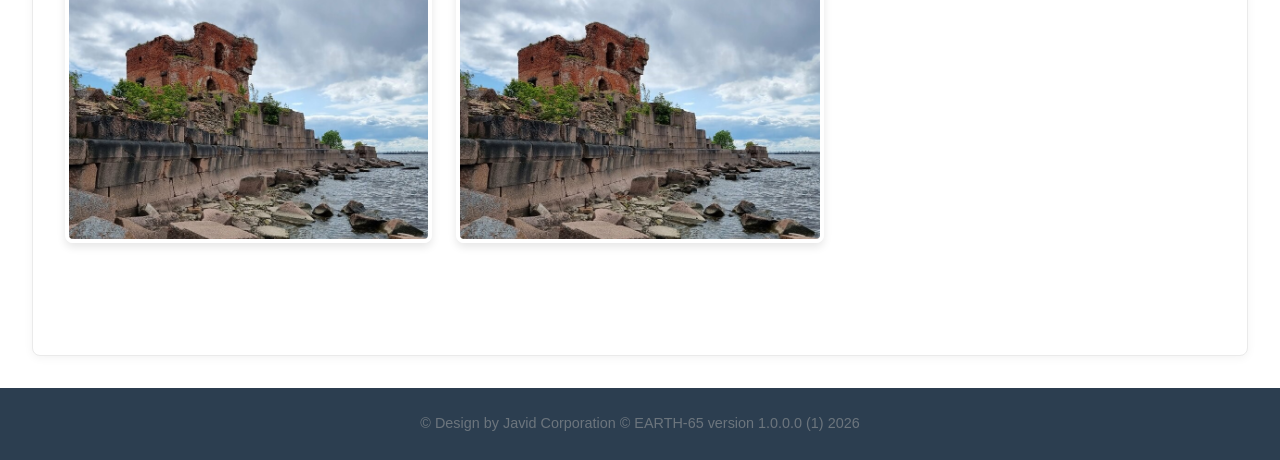
<file: fort-pavel.html>
<!DOCTYPE html>
<html lang="ru">
<head>
    <meta charset="UTF-8">
    <meta name="viewport" content="width=device-width, initial-scale=1.0">
    <title>Форт Павел I - Кронштадт</title>
    <link rel="stylesheet" href="styles.css">
    <style>
        .navbar {
            background-color: #1a365d;
            padding: 1rem 0;
            position: sticky;
            top: 0;
            z-index: 1000;
            box-shadow: 0 2px 4px rgba(0,0,0,0.1);
        }
        .navbar ul {
            list-style: none;
            margin: 0;
            padding: 0;
            display: flex;
            justify-content: center;
            flex-wrap: wrap;
            gap: 1rem;
        }
        .navbar a {
            color: white;
            text-decoration: none;
            padding: 0.5rem 1rem;
            border-radius: 4px;
            transition: background-color 0.3s;
            font-weight: 500;
        }
        .navbar a:hover {
            background-color: #2c5282;
        }
        .navbar a.active {
            background-color: #2b6cb0;
        }
        .fort-section {
            margin-bottom: 2rem;
            padding: 1.5rem;
            background: #f8f9fa;
            border-radius: 8px;
            border-left: 4px solid #3498db;
        }
        .fort-section h3 {
            color: #2c3e50;
            margin-bottom: 1rem;
            font-size: 1.3rem;
        }
        .armament-table {
            width: 100%;
            border-collapse: collapse;
            margin: 1rem 0;
            background: white;
        }
        .armament-table th, .armament-table td {
            border: 1px solid #ddd;
            padding: 0.75rem;
            text-align: left;
        }
        .armament-table th {
            background-color: #2c3e50;
            color: white;
        }
        .armament-table tr:nth-child(even) {
            background-color: #f2f2f2;
        }
        .sources-list {
            background: #fff;
            padding: 1rem;
            border-radius: 4px;
            margin-top: 1rem;
        }
        .sources-list li {
            margin-bottom: 0.5rem;
            font-size: 0.9rem;
        }
        .photo-gallery {
            display: grid;
            grid-template-columns: repeat(auto-fit, minmax(250px, 1fr));
            gap: 1.5rem;
            margin: 2rem 0;
        }
        .gallery-item {
            position: relative;
            overflow: hidden;
            border-radius: 8px;
            box-shadow: 0 4px 8px rgba(0,0,0,0.1);
            aspect-ratio: 4/3;
            border: 4px solid white;
        }
        .photo-gallery img {
            width: 100%;
            height: 100%;
            object-fit: cover;
            transition: transform 0.5s ease;
        }
        .photo-gallery img:hover {
            transform: scale(1.1);
        }
        .gallery-caption {
            position: absolute;
            bottom: 0;
            left: 0;
            right: 0;
            background: rgba(0,0,0,0.7);
            color: white;
            padding: 10px;
            font-size: 0.9rem;
            transform: translateY(100%);
            transition: transform 0.3s ease;
        }
        .gallery-item:hover .gallery-caption {
            transform: translateY(0);
        }
        @media (max-width: 768px) {
            .armament-table {
                font-size: 0.85rem;
            }
            .armament-table th, .armament-table td {
                padding: 0.5rem;
            }
            .photo-gallery {
                grid-template-columns: 1fr;
            }
        }
    </style>
</head>
<body>
    <nav class="navbar">
        <ul>
            <li><a href="index.html">Главная</a></li>
            <li><a href="fort-konstantin.html">Форт Константин</a></li>
            <li><a href="fort-alexandr.html">Форт Александр I</a></li>
            <li><a href="fort-petr.html">Форт Пётр I</a></li>
            <li><a href="fort-kronshlot.html">Форт Кроншлот</a></li>
            <li><a href="fort-pavel.html" class="active">Форт Павел I</a></li>
            <li><a href="fort-milyutin.html">Форт Граф Милютин</a></li>
            <li><a href="fort-mayak.html">Задний маяк</a></li>
            <li><a href="for-cadets.html">Для кадет</a></li>
            <li><a href="contacts.html">Контакты</a></li>
        </ul>
    </nav>

    <header>
        <h1>Форт «Павел I» (Рисбанк)</h1>
    </header>
    
    <main>
        <a href="index.html" class="back-link">← Назад к списку фортов</a>
        
        <article class="fort-detail-content">
            <img src="images/Павел 1.jpg" alt="Форт Павла I - руины">
            <p class="photo-caption">Форт Павел I - руины. Источник: открытые источники</p>
            
            <section class="fort-section">
                <h3>📋 Основная информация</h3>
                <table class="armament-table">
                    <tr>
                        <th>Название</th>
                        <td>Форт «Павел I» (Рисбанк — «засечка на отмели»)</td>
                    </tr>
                    <tr>
                        <th>Дата основания</th>
                        <td>1739 год (деревянная батарея), 1801 год (завершение), 1844 год (каменная перестройка)</td>
                    </tr>
                    <tr>
                        <th>Архитекторы и инженеры</th>
                        <td>Инженер Дестрем (проект 1844 г.)</td>
                    </tr>
                    <tr>
                        <th>Статус</th>
                        <td>Объект культурного наследия федерального значения</td>
                    </tr>
                </table>
            </section>
            
            <section class="fort-section">
                <h3>📜 История создания</h3>
                <p><strong>Строительство (1739-1801):</strong> Строительство деревянной батареи началось в 1739 году. Завершено в 1801 году. Батарея получила название «Рисбанк» — в переводе с немецкого «засечка на отмели».</p>
                <p><strong>Наводнение 1824 года:</strong> Практически полностью уничтожено наводнением, но батарею восстановили.</p>
                <p><strong>Каменная перестройка (1844):</strong> При Николае I по проекту Дестрема форт перестроен с использованием бетона, кирпича и гранита. В 1854 году получил имя отца императора — «Павел I».</p>
                <p><strong>Первое минное заграждение (1854):</strong> Между фортами «Павел» и «Александр» впервые в мире установлено минное заграждение.</p>
                <p><strong>Трагедия 1923 года:</strong> Произошёл трагический взрыв, вызванный неосторожным обращением с боеприпасами. Форт был практически полностью уничтожен.</p>
                <p><em>Источники: РГВИА, ф. 1, оп. 1, д. 1460; Раздолгин А.А. «Кронштадтская крепость», 2003.</em></p>
            </section>
            
            <section class="fort-section">
                <h3>⚔️ Вооружение по периодам</h3>
                <table class="armament-table">
                    <thead>
                        <tr>
                            <th>Период</th>
                            <th>Тип орудий</th>
                            <th>Количество</th>
                            <th>Калибр</th>
                        </tr>
                    </thead>
                    <tbody>
                        <tr>
                            <td>1801-1824</td>
                            <td>Пушки чугунные</td>
                            <td>до 60</td>
                            <td>12-24 фунта</td>
                        </tr>
                        <tr>
                            <td>1844-1914</td>
                            <td>Нарезные орудия</td>
                            <td>42</td>
                            <td>6-9 дюймов</td>
                        </tr>
                        <tr>
                            <td>1914-1917</td>
                            <td>Береговые пушки Канэ</td>
                            <td>18</td>
                            <td>130-152 мм</td>
                        </tr>
                        <tr>
                            <td>1941-1945</td>
                            <td>Дальнобойные орудия</td>
                            <td>до 6</td>
                            <td>130-180 мм</td>
                        </tr>
                    </tbody>
                </table>
                <p><em>Источники: РГАВМФ, ф. 417, оп. 1, д. 238; Широкорад А.Б. «История крымских войн», 2004.</em></p>
            </section>
            
            <section class="fort-section">
                <h3>🎖️ Роль в войнах</h3>
                <p><strong>Крымская война (1853-1856):</strong> Форт входил в систему обороны Кронштадта. Здесь было установлено первое в мире минное заграждение.</p>
                <p><strong>Первая мировая война (1914-1918):</strong> Прикрывал подступы к Петрограду с моря.</p>
                <p><strong>Великая Отечественная война (1941-1945):</strong> Сохранился только фрагмент стены, где во время блокады Ленинграда размещались несколько дальнобойных орудий.</p>
                <p><em>Источники: РГВИА, ф. 1, оп. 1, д. 6793; Боевой путь Краснознамённого Балтийского флота, 1990.</em></p>
            </section>
            
            <section class="fort-section">
                <h3>🏛️ Современное состояние и статус охраны</h3>
                <p><strong>Статус:</strong> Объект культурного наследия федерального значения (Постановление Правительства РФ № 527 от 10.07.2001).</p>
                <p><strong>Состояние:</strong> Плохое. Сохранились только руины после взрыва 1923 года.</p>
                <p><strong>Использование:</strong> Не используется. Доступ ограничен из-за аварийного состояния.</p>
                <p><strong>Доступность:</strong> Доступ только по специальным разрешениям. Возможны экскурсии по воде с осторожностью.</p>
                <p><em>Источники: Комитет по культуре Ленинградской области; Министерство культуры РФ.</em></p>
            </section>
            
            <section class="fort-section">
                <h3>📚 Источники информации</h3>
                <ul class="sources-list">
                    <li>РГВИА (Российский государственный военно-исторический архив), ф. 1, оп. 1, д. 1460, д. 6793</li>
                    <li>РГАВМФ (Российский государственный архив военно-морского флота), ф. 417, оп. 1, д. 238</li>
                    <li>Раздолгин А.А. «Кронштадтская крепость: история и современность». — СПб.: Лениздат, 2003.</li>
                    <li>Широкорад А.Б. «История крымских войн». — М.: Вече, 2004.</li>
                    <li>«Боевой путь Краснознамённого Балтийского флота». — М.: Воениздат, 1990.</li>
                    <li>Комитет по культуре Ленинградской области</li>
                </ul>
            </section>

            <!-- Фотогалерея -->
            <section class="photo-gallery-section" style="background: white; margin-top: 2rem;">
                <h3 style="text-align: center; color: #2c3e50; margin-bottom: 1.5rem;">📸 Фотогалерея форта Павел I</h3>
                <div class="photo-gallery-grid">
                    <div class="gallery-item">
                        <img src="images/Павел 1.jpg" alt="Форт Павел I - руины">
                        <div class="gallery-caption">Форт Павел I - руины</div>
                    </div>
                    <div class="gallery-item">
                        <img src="images/fort-pavel.jpg" alt="Форт Павел I">
                        <div class="gallery-caption">Форт Павел I</div>
                    </div>
                </div>
            </section>
        </article>
    </main>
    
    <footer>
        <p>© Design by Javid Corporation © EARTH-65 version 1.0.0.0 (1) 2026</p>
    </footer>
    
    <script src="script.js"></script>
</body>
</html>
</file>
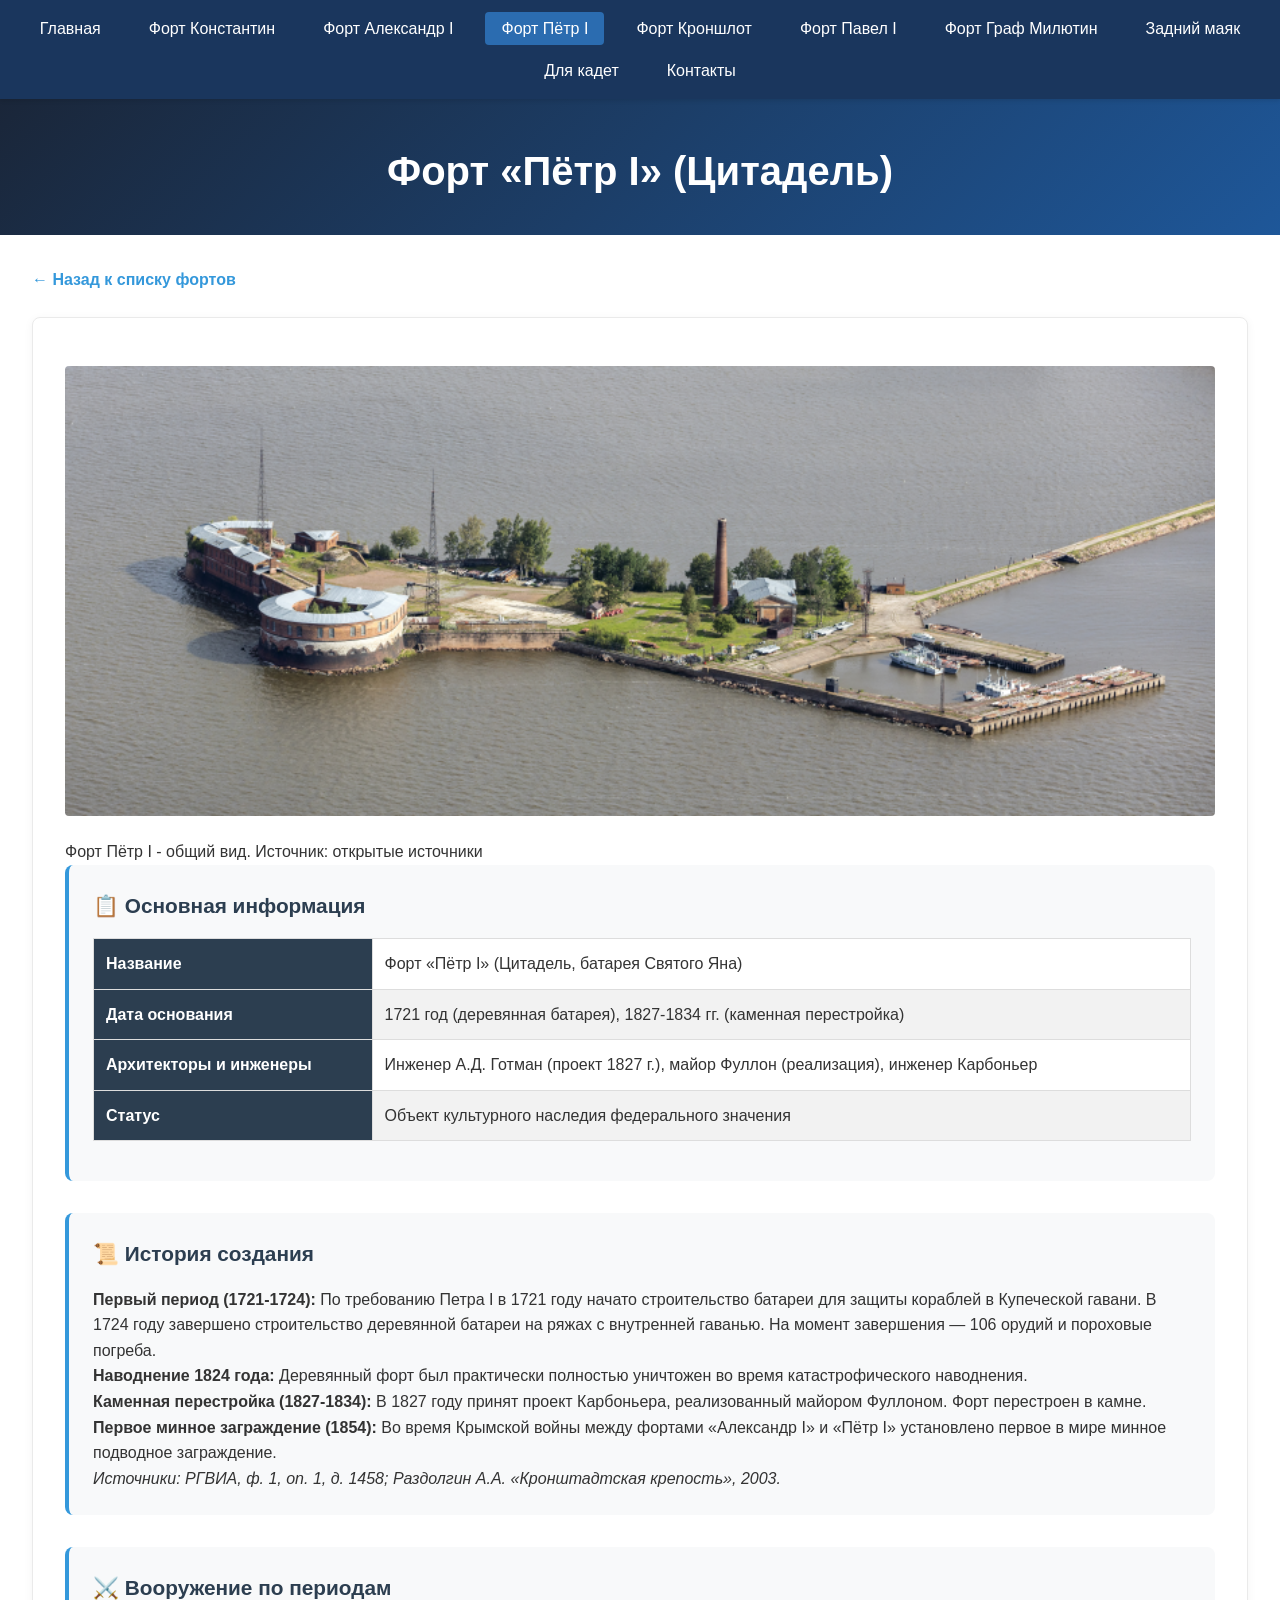
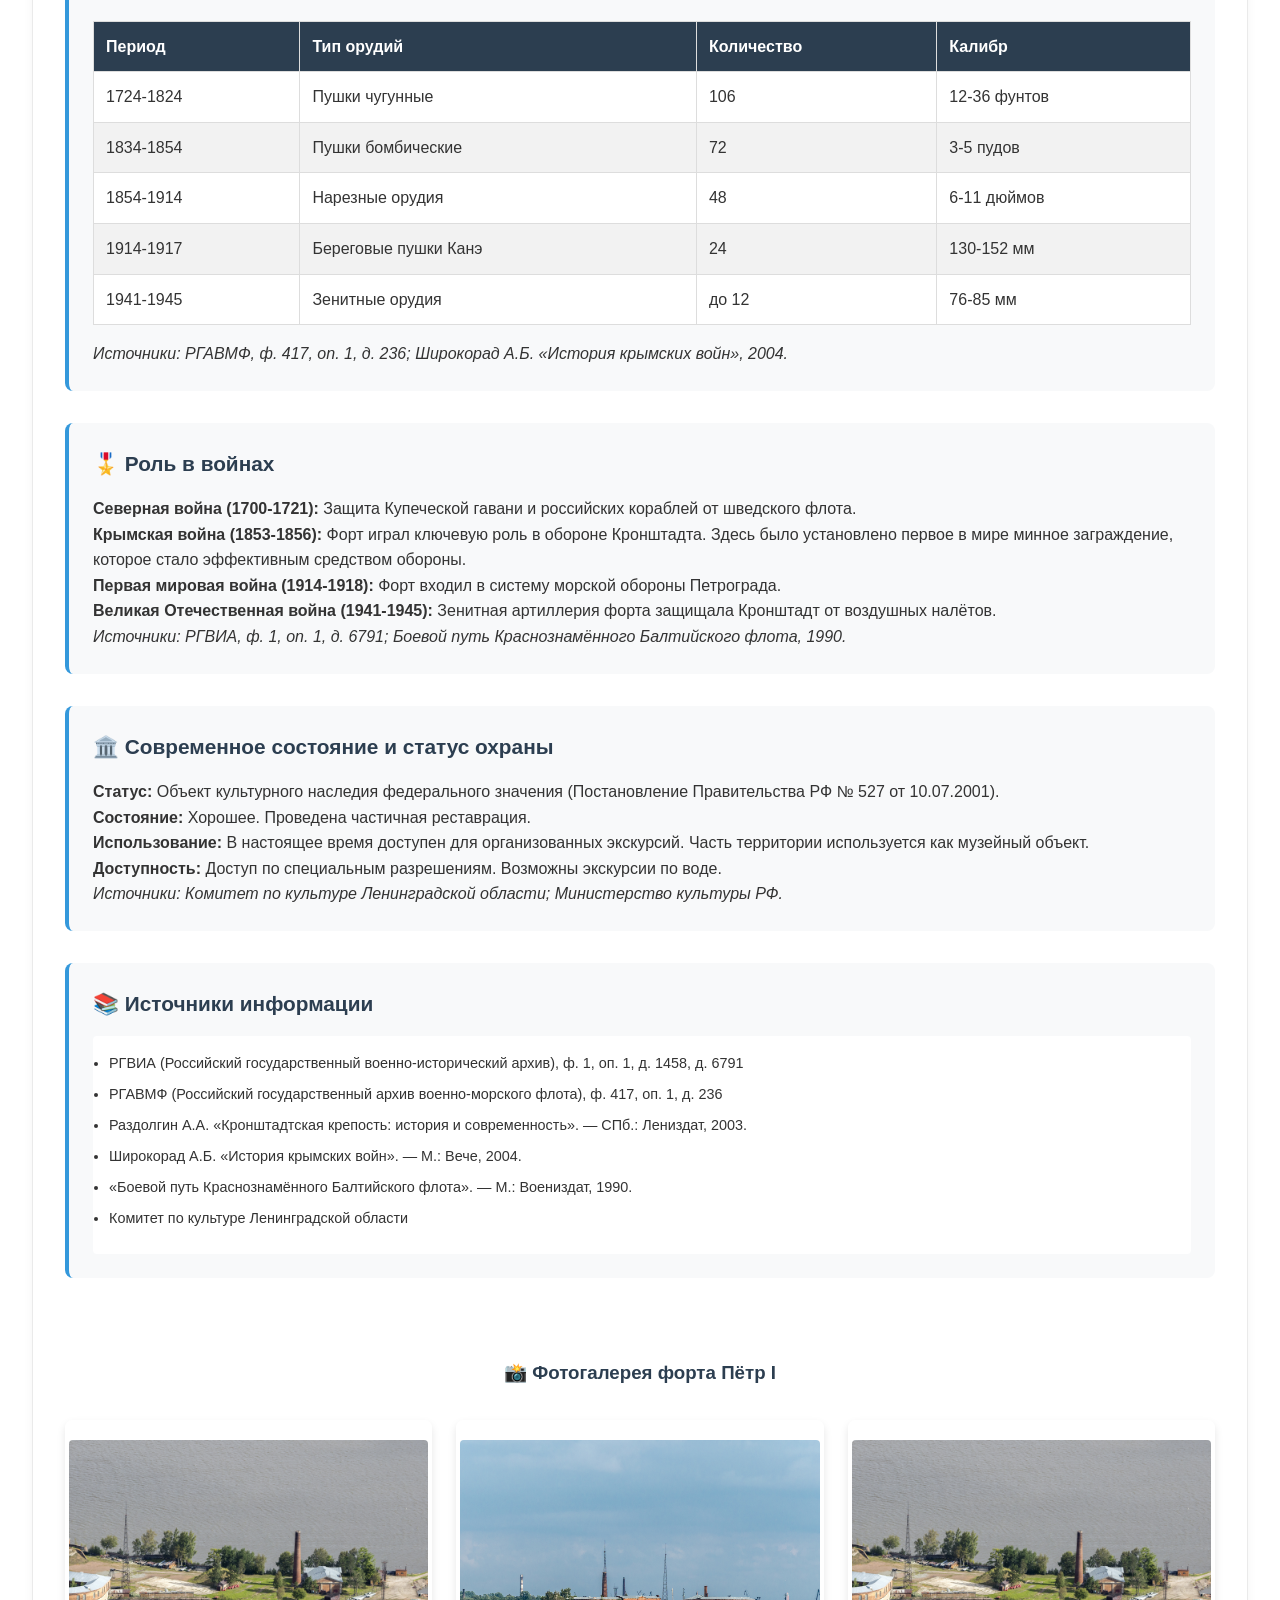
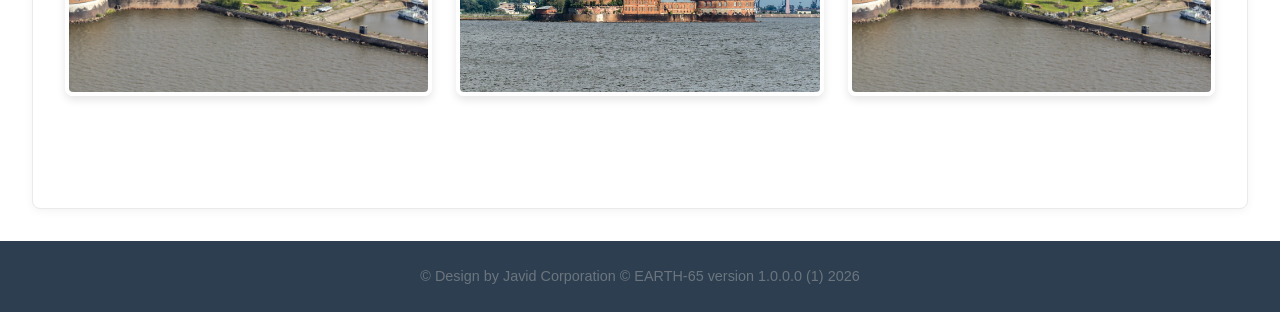
<file: fort-petr.html>
<!DOCTYPE html>
<html lang="ru">
<head>
    <meta charset="UTF-8">
    <meta name="viewport" content="width=device-width, initial-scale=1.0">
    <title>Форт Пётр I (Цитадель) - Кронштадт</title>
    <link rel="stylesheet" href="styles.css">
    <style>
        .navbar {
            background-color: #1a365d;
            padding: 1rem 0;
            position: sticky;
            top: 0;
            z-index: 1000;
            box-shadow: 0 2px 4px rgba(0,0,0,0.1);
        }
        .navbar ul {
            list-style: none;
            margin: 0;
            padding: 0;
            display: flex;
            justify-content: center;
            flex-wrap: wrap;
            gap: 1rem;
        }
        .navbar a {
            color: white;
            text-decoration: none;
            padding: 0.5rem 1rem;
            border-radius: 4px;
            transition: background-color 0.3s;
            font-weight: 500;
        }
        .navbar a:hover {
            background-color: #2c5282;
        }
        .navbar a.active {
            background-color: #2b6cb0;
        }
        .fort-section {
            margin-bottom: 2rem;
            padding: 1.5rem;
            background: #f8f9fa;
            border-radius: 8px;
            border-left: 4px solid #3498db;
        }
        .fort-section h3 {
            color: #2c3e50;
            margin-bottom: 1rem;
            font-size: 1.3rem;
        }
        .armament-table {
            width: 100%;
            border-collapse: collapse;
            margin: 1rem 0;
            background: white;
        }
        .armament-table th, .armament-table td {
            border: 1px solid #ddd;
            padding: 0.75rem;
            text-align: left;
        }
        .armament-table th {
            background-color: #2c3e50;
            color: white;
        }
        .armament-table tr:nth-child(even) {
            background-color: #f2f2f2;
        }
        .sources-list {
            background: #fff;
            padding: 1rem;
            border-radius: 4px;
            margin-top: 1rem;
        }
        .sources-list li {
            margin-bottom: 0.5rem;
            font-size: 0.9rem;
        }
        .photo-gallery {
            display: grid;
            grid-template-columns: repeat(auto-fit, minmax(250px, 1fr));
            gap: 1.5rem;
            margin: 2rem 0;
        }
        .gallery-item {
            position: relative;
            overflow: hidden;
            border-radius: 8px;
            box-shadow: 0 4px 8px rgba(0,0,0,0.1);
            aspect-ratio: 4/3;
            border: 4px solid white;
        }
        .photo-gallery img {
            width: 100%;
            height: 100%;
            object-fit: cover;
            transition: transform 0.5s ease;
        }
        .photo-gallery img:hover {
            transform: scale(1.1);
        }
        .gallery-caption {
            position: absolute;
            bottom: 0;
            left: 0;
            right: 0;
            background: rgba(0,0,0,0.7);
            color: white;
            padding: 10px;
            font-size: 0.9rem;
            transform: translateY(100%);
            transition: transform 0.3s ease;
        }
        .gallery-item:hover .gallery-caption {
            transform: translateY(0);
        }
        @media (max-width: 768px) {
            .armament-table {
                font-size: 0.85rem;
            }
            .armament-table th, .armament-table td {
                padding: 0.5rem;
            }
            .photo-gallery {
                grid-template-columns: 1fr;
            }
        }
    </style>
</head>
<body>
    <nav class="navbar">
        <ul>
            <li><a href="index.html">Главная</a></li>
            <li><a href="fort-konstantin.html">Форт Константин</a></li>
            <li><a href="fort-alexandr.html">Форт Александр I</a></li>
            <li><a href="fort-petr.html" class="active">Форт Пётр I</a></li>
            <li><a href="fort-kronshlot.html">Форт Кроншлот</a></li>
            <li><a href="fort-pavel.html">Форт Павел I</a></li>
            <li><a href="fort-milyutin.html">Форт Граф Милютин</a></li>
            <li><a href="fort-mayak.html">Задний маяк</a></li>
            <li><a href="for-cadets.html">Для кадет</a></li>
            <li><a href="contacts.html">Контакты</a></li>
        </ul>
    </nav>

    <header>
        <h1>Форт «Пётр I» (Цитадель)</h1>
    </header>
    
    <main>
        <a href="index.html" class="back-link">← Назад к списку фортов</a>
        
        <article class="fort-detail-content">
            <img src="images/Петр_1.png" alt="Форт Петра I - общий вид">
            <p class="photo-caption">Форт Пётр I - общий вид. Источник: открытые источники</p>
            
            <section class="fort-section">
                <h3>📋 Основная информация</h3>
                <table class="armament-table">
                    <tr>
                        <th>Название</th>
                        <td>Форт «Пётр I» (Цитадель, батарея Святого Яна)</td>
                    </tr>
                    <tr>
                        <th>Дата основания</th>
                        <td>1721 год (деревянная батарея), 1827-1834 гг. (каменная перестройка)</td>
                    </tr>
                    <tr>
                        <th>Архитекторы и инженеры</th>
                        <td>Инженер А.Д. Готман (проект 1827 г.), майор Фуллон (реализация), инженер Карбоньер</td>
                    </tr>
                    <tr>
                        <th>Статус</th>
                        <td>Объект культурного наследия федерального значения</td>
                    </tr>
                </table>
            </section>
            
            <section class="fort-section">
                <h3>📜 История создания</h3>
                <p><strong>Первый период (1721-1724):</strong> По требованию Петра I в 1721 году начато строительство батареи для защиты кораблей в Купеческой гавани. В 1724 году завершено строительство деревянной батареи на ряжах с внутренней гаванью. На момент завершения — 106 орудий и пороховые погреба.</p>
                <p><strong>Наводнение 1824 года:</strong> Деревянный форт был практически полностью уничтожен во время катастрофического наводнения.</p>
                <p><strong>Каменная перестройка (1827-1834):</strong> В 1827 году принят проект Карбоньера, реализованный майором Фуллоном. Форт перестроен в камне.</p>
                <p><strong>Первое минное заграждение (1854):</strong> Во время Крымской войны между фортами «Александр I» и «Пётр I» установлено первое в мире минное подводное заграждение.</p>
                <p><em>Источники: РГВИА, ф. 1, оп. 1, д. 1458; Раздолгин А.А. «Кронштадтская крепость», 2003.</em></p>
            </section>
            
            <section class="fort-section">
                <h3>⚔️ Вооружение по периодам</h3>
                <table class="armament-table">
                    <thead>
                        <tr>
                            <th>Период</th>
                            <th>Тип орудий</th>
                            <th>Количество</th>
                            <th>Калибр</th>
                        </tr>
                    </thead>
                    <tbody>
                        <tr>
                            <td>1724-1824</td>
                            <td>Пушки чугунные</td>
                            <td>106</td>
                            <td>12-36 фунтов</td>
                        </tr>
                        <tr>
                            <td>1834-1854</td>
                            <td>Пушки бомбические</td>
                            <td>72</td>
                            <td>3-5 пудов</td>
                        </tr>
                        <tr>
                            <td>1854-1914</td>
                            <td>Нарезные орудия</td>
                            <td>48</td>
                            <td>6-11 дюймов</td>
                        </tr>
                        <tr>
                            <td>1914-1917</td>
                            <td>Береговые пушки Канэ</td>
                            <td>24</td>
                            <td>130-152 мм</td>
                        </tr>
                        <tr>
                            <td>1941-1945</td>
                            <td>Зенитные орудия</td>
                            <td>до 12</td>
                            <td>76-85 мм</td>
                        </tr>
                    </tbody>
                </table>
                <p><em>Источники: РГАВМФ, ф. 417, оп. 1, д. 236; Широкорад А.Б. «История крымских войн», 2004.</em></p>
            </section>
            
            <section class="fort-section">
                <h3>🎖️ Роль в войнах</h3>
                <p><strong>Северная война (1700-1721):</strong> Защита Купеческой гавани и российских кораблей от шведского флота.</p>
                <p><strong>Крымская война (1853-1856):</strong> Форт играл ключевую роль в обороне Кронштадта. Здесь было установлено первое в мире минное заграждение, которое стало эффективным средством обороны.</p>
                <p><strong>Первая мировая война (1914-1918):</strong> Форт входил в систему морской обороны Петрограда.</p>
                <p><strong>Великая Отечественная война (1941-1945):</strong> Зенитная артиллерия форта защищала Кронштадт от воздушных налётов.</p>
                <p><em>Источники: РГВИА, ф. 1, оп. 1, д. 6791; Боевой путь Краснознамённого Балтийского флота, 1990.</em></p>
            </section>
            
            <section class="fort-section">
                <h3>🏛️ Современное состояние и статус охраны</h3>
                <p><strong>Статус:</strong> Объект культурного наследия федерального значения (Постановление Правительства РФ № 527 от 10.07.2001).</p>
                <p><strong>Состояние:</strong> Хорошее. Проведена частичная реставрация.</p>
                <p><strong>Использование:</strong> В настоящее время доступен для организованных экскурсий. Часть территории используется как музейный объект.</p>
                <p><strong>Доступность:</strong> Доступ по специальным разрешениям. Возможны экскурсии по воде.</p>
                <p><em>Источники: Комитет по культуре Ленинградской области; Министерство культуры РФ.</em></p>
            </section>
            
            <section class="fort-section">
                <h3>📚 Источники информации</h3>
                <ul class="sources-list">
                    <li>РГВИА (Российский государственный военно-исторический архив), ф. 1, оп. 1, д. 1458, д. 6791</li>
                    <li>РГАВМФ (Российский государственный архив военно-морского флота), ф. 417, оп. 1, д. 236</li>
                    <li>Раздолгин А.А. «Кронштадтская крепость: история и современность». — СПб.: Лениздат, 2003.</li>
                    <li>Широкорад А.Б. «История крымских войн». — М.: Вече, 2004.</li>
                    <li>«Боевой путь Краснознамённого Балтийского флота». — М.: Воениздат, 1990.</li>
                    <li>Комитет по культуре Ленинградской области</li>
                </ul>
            </section>

            <!-- Фотогалерея -->
            <section class="photo-gallery-section" style="background: white; margin-top: 2rem;">
                <h3 style="text-align: center; color: #2c3e50; margin-bottom: 1.5rem;">📸 Фотогалерея форта Пётр I</h3>
                <div class="photo-gallery-grid">
                    <div class="gallery-item">
                        <img src="images/Петр_1.png" alt="Форт Пётр I - общий вид">
                        <div class="gallery-caption">Форт Пётр I - общий вид</div>
                    </div>
                    <div class="gallery-item">
                        <img src="images/fort-petr.jpg" alt="Форт Пётр I">
                        <div class="gallery-caption">Форт Пётр I</div>
                    </div>
                    <div class="gallery-item">
                        <img src="images/fort-petr.png" alt="Форт Пётр I - схема">
                        <div class="gallery-caption">Форт Пётр I - схема</div>
                    </div>
                </div>
            </section>
        </article>
    </main>
    
    <footer>
        <p>© Design by Javid Corporation © EARTH-65 version 1.0.0.0 (1) 2026</p>
    </footer>
    
    <script src="script.js"></script>
</body>
</html>
</file>
<file: styles.css>
* {
    margin: 0;
    padding: 0;
    box-sizing: border-box;
}

body {
    font-family: 'Segoe UI', Tahoma, Geneva, Verdana, sans-serif;
    line-height: 1.6;
    color: #333;
    background-color: #ffffff;
    overflow-x: hidden;
}

header {
    background: linear-gradient(135deg, #1a2639 0%, #1e5799 100%);
    color: white;
    text-align: center;
    padding: 3rem 1rem 2rem;
    overflow: hidden;
    position: relative;
}

header h1 {
    font-size: 2.5rem;
    margin-bottom: 0.5rem;
    word-wrap: break-word;
    overflow-wrap: break-word;
    hyphens: auto;
    line-height: 1.2;
    padding: 0 1rem;
    animation: slideDown 1s ease-out;
}

main {
    max-width: 100%;
    margin: 2rem auto;
    padding: 0 2rem;
    width: 100%;
}

/* Анимации */
@keyframes fadeIn {
    from { opacity: 0; transform: translateY(30px); }
    to { opacity: 1; transform: translateY(0); }
}

@keyframes slideDown {
    from { opacity: 0; transform: translateY(-50px); }
    to { opacity: 1; transform: translateY(0); }
}

@keyframes slideUp {
    from { opacity: 0; transform: translateY(50px); }
    to { opacity: 1; transform: translateY(0); }
}

@keyframes slideLeft {
    from { opacity: 0; transform: translateX(-50px); }
    to { opacity: 1; transform: translateX(0); }
}

@keyframes slideRight {
    from { opacity: 0; transform: translateX(50px); }
    to { opacity: 1; transform: translateX(0); }
}

@keyframes pulse {
    0%, 100% { transform: scale(1); }
    50% { transform: scale(1.05); }
}

@keyframes float {
    0%, 100% { transform: translateY(0); }
    50% { transform: translateY(-10px); }
}

@keyframes glow {
    0%, 100% { box-shadow: 0 0 5px rgba(52, 152, 219, 0.3); }
    50% { box-shadow: 0 0 20px rgba(52, 152, 219, 0.6); }
}

/* Классы для анимации при скролле */
.animate-on-scroll {
    opacity: 0;
    transition: all 0.8s cubic-bezier(0.4, 0, 0.2, 1);
}

.animate-on-scroll.fade-in {
    transform: none;
}

.animate-on-scroll.slide-up {
    transform: translateY(50px);
}

.animate-on-scroll.slide-down {
    transform: translateY(-50px);
}

.animate-on-scroll.slide-left {
    transform: translateX(-50px);
}

.animate-on-scroll.slide-right {
    transform: translateX(50px);
}

.animate-on-scroll.visible {
    opacity: 1;
    transform: translate(0, 0);
}

/* Задержка анимации для каскадного эффекта */
.delay-1 { transition-delay: 0.1s; }
.delay-2 { transition-delay: 0.2s; }
.delay-3 { transition-delay: 0.3s; }
.delay-4 { transition-delay: 0.4s; }
.delay-5 { transition-delay: 0.5s; }
.delay-6 { transition-delay: 0.6s; }
.delay-7 { transition-delay: 0.7s; }
.delay-8 { transition-delay: 0.8s; }

.fade-in {
    animation: fadeIn 1s ease-out forwards;
}

.scroll-animate {
    opacity: 0;
    transform: translateY(50px);
    transition: opacity 0.8s ease-out, transform 0.8s ease-out;
}

.scroll-animate.visible {
    opacity: 1;
    transform: translateY(0);
}

.animate-title {
    position: relative;
    display: inline-block;
}

.animate-title::after {
    content: '';
    position: absolute;
    bottom: -10px;
    left: 50%;
    transform: translateX(-50%);
    width: 0;
    height: 3px;
    background: linear-gradient(90deg, #3498db, #2c3e50);
    transition: width 0.6s ease-out;
}

.scroll-animate.visible .animate-title::after {
    width: 80%;
}

/* Контейнер */
.container {
    max-width: 1200px;
    margin: 0 auto;
    padding: 0 1rem;
}

/* Секция истории */
.history-section {
    padding: 3rem 0;
    background: linear-gradient(135deg, #f8f9fa 0%, #e9ecef 100%);
    margin-bottom: 2rem;
    border-radius: 12px;
}

.section-title {
    color: #1a365d;
    margin-bottom: 2rem;
    text-align: center;
    font-size: 2.2rem;
    font-weight: 700;
}

.lead-text {
    font-size: 1.15rem;
    line-height: 1.8;
    text-align: center;
    max-width: 900px;
    margin: 0 auto 2rem;
    color: #2c3e50;
}

.history-timeline-vertical {
    position: relative;
    padding: 2rem 0;
}

.history-timeline-vertical::before {
    content: '';
    position: absolute;
    left: 50%;
    transform: translateX(-50%);
    width: 4px;
    height: 100%;
    background: linear-gradient(180deg, #3498db, #2c3e50);
    border-radius: 2px;
}

.history-period {
    display: flex;
    align-items: center;
    margin-bottom: 2rem;
    position: relative;
    opacity: 0;
    transform: translateX(-30px);
    transition: opacity 0.6s ease-out, transform 0.6s ease-out;
}

.history-period:nth-child(even) {
    flex-direction: row-reverse;
    transform: translateX(30px);
}

.history-period.visible {
    opacity: 1;
    transform: translateX(0);
}

.period-year {
    background: linear-gradient(135deg, #3498db, #2c3e50);
    color: white;
    padding: 0.75rem 1.5rem;
    border-radius: 50px;
    font-weight: bold;
    min-width: 150px;
    text-align: center;
    box-shadow: 0 4px 15px rgba(52, 152, 219, 0.3);
    z-index: 2;
}

.period-content {
    background: white;
    padding: 1.5rem;
    border-radius: 12px;
    margin: 0 2rem;
    flex: 1;
    box-shadow: 0 4px 20px rgba(0,0,0,0.1);
    transition: transform 0.3s ease, box-shadow 0.3s ease;
}

.period-content:hover {
    transform: translateY(-5px);
    box-shadow: 0 8px 30px rgba(0,0,0,0.15);
}

.period-content h4 {
    color: #2c5282;
    margin-bottom: 0.5rem;
    font-size: 1.2rem;
}

.period-content p {
    color: #555;
    line-height: 1.7;
}

.archive-quote {
    background: linear-gradient(135deg, #e8f4fd 0%, #d4edda 100%);
    border-left: 5px solid #3498db;
    padding: 1.5rem 2rem;
    margin-top: 2rem;
    border-radius: 8px;
    font-style: italic;
    color: #2c3e50;
    box-shadow: 0 4px 15px rgba(0,0,0,0.1);
}

/* Улучшенная хронология */
.timeline-section {
    padding: 3rem 0;
    margin-bottom: 2rem;
}

.timeline-enhanced {
    position: relative;
    padding: 2rem 0;
}

.timeline-line {
    position: absolute;
    left: 50%;
    transform: translateX(-50%);
    width: 4px;
    height: 100%;
    background: linear-gradient(180deg, #3498db, #2c3e50);
    border-radius: 2px;
}

.timeline-item-enhanced {
    display: flex;
    align-items: center;
    margin-bottom: 2.5rem;
    position: relative;
    opacity: 0;
    transition: opacity 0.6s ease-out, transform 0.6s ease-out;
}

.timeline-item-enhanced.left {
    justify-content: flex-end;
    padding-right: 50%;
    transform: translateX(-30px);
}

.timeline-item-enhanced.right {
    justify-content: flex-start;
    padding-left: 50%;
    transform: translateX(30px);
}

.timeline-item-enhanced.visible {
    opacity: 1;
    transform: translateX(0);
}

.timeline-dot {
    position: absolute;
    left: 50%;
    transform: translateX(-50%);
    width: 24px;
    height: 24px;
    background: white;
    border: 4px solid #3498db;
    border-radius: 50%;
    z-index: 2;
    transition: transform 0.3s ease;
}

.timeline-item-enhanced:hover .timeline-dot {
    transform: translateX(-50%) scale(1.3);
    background: #3498db;
}

.timeline-content {
    background: linear-gradient(135deg, #ffffff 0%, #f8f9fa 100%);
    padding: 1.5rem;
    border-radius: 12px;
    max-width: 400px;
    box-shadow: 0 4px 20px rgba(0,0,0,0.1);
    transition: transform 0.3s ease, box-shadow 0.3s ease;
    margin: 0 1.5rem;
}

.timeline-item-enhanced.left .timeline-content {
    margin-right: 1.5rem;
}

.timeline-item-enhanced.right .timeline-content {
    margin-left: 1.5rem;
}

.timeline-content:hover {
    transform: translateY(-5px);
    box-shadow: 0 8px 30px rgba(0,0,0,0.15);
}

.timeline-year {
    display: inline-block;
    background: linear-gradient(135deg, #3498db, #2c3e50);
    color: white;
    padding: 0.4rem 1rem;
    border-radius: 20px;
    font-size: 0.9rem;
    font-weight: bold;
    margin-bottom: 0.75rem;
}

.timeline-content h4 {
    color: #1a365d;
    margin-bottom: 0.5rem;
    font-size: 1.15rem;
}

.timeline-content p {
    color: #555;
    line-height: 1.6;
    font-size: 0.95rem;
}

/* Словарь терминов */
.glossary-section {
    padding: 3rem 0;
    background: linear-gradient(135deg, #f8f9fa 0%, #e9ecef 100%);
    margin-bottom: 2rem;
    border-radius: 12px;
}

.glossary-grid {
    display: grid;
    grid-template-columns: repeat(auto-fit, minmax(280px, 1fr));
    gap: 1.5rem;
}

.glossary-card {
    background: white;
    padding: 1.5rem;
    border-radius: 12px;
    box-shadow: 0 4px 15px rgba(0,0,0,0.1);
    transition: transform 0.3s ease, box-shadow 0.3s ease;
    opacity: 0;
    transform: translateY(30px);
}

.glossary-card.visible {
    opacity: 1;
    transform: translateY(0);
}

.glossary-card:hover {
    transform: translateY(-8px);
    box-shadow: 0 12px 35px rgba(0,0,0,0.15);
}

.glossary-card h4 {
    color: #2c5282;
    margin-bottom: 0.75rem;
    font-size: 1.2rem;
    border-bottom: 2px solid #3498db;
    padding-bottom: 0.5rem;
}

.glossary-card p {
    color: #555;
    line-height: 1.7;
    font-size: 0.95rem;
}

/* Библиография */
.bibliography-section {
    padding: 3rem 0;
    background-color: #fff;
    margin-bottom: 2rem;
}

.bibliography-content {
    background: linear-gradient(135deg, #f8f9fa 0%, #ffffff 100%);
    padding: 2rem;
    border-radius: 12px;
    box-shadow: 0 4px 20px rgba(0,0,0,0.1);
}

.bibliography-category {
    margin-bottom: 2rem;
}

.bibliography-category:last-child {
    margin-bottom: 0;
}

.bibliography-category h3 {
    color: #2c5282;
    margin-bottom: 1rem;
    font-size: 1.3rem;
    border-left: 4px solid #3498db;
    padding-left: 1rem;
}

.bibliography-category ul {
    list-style: none;
    padding-left: 1rem;
}

.bibliography-category li {
    margin-bottom: 0.75rem;
    line-height: 1.7;
    padding-left: 1.5rem;
    position: relative;
}

.bibliography-category li::before {
    content: '📚';
    position: absolute;
    left: 0;
    font-size: 0.9rem;
}

.bibliography-category a {
    color: #3498db;
    text-decoration: none;
    transition: color 0.3s ease;
}

.bibliography-category a:hover {
    color: #2c5282;
    text-decoration: underline;
}

/* QR код */
.bot-qr-section {
    text-align: center;
    padding: 3rem 0;
    background: linear-gradient(135deg, #e8f4fd 0%, #f8f9fa 100%);
    border-radius: 12px;
    margin-bottom: 2rem;
}

.bot-qr-section h2 {
    color: #1a365d;
    margin-bottom: 0.5rem;
}

.bot-qr-section p {
    color: #555;
    margin-bottom: 1.5rem;
}

.qr-code {
    max-width: 220px;
    height: auto;
    border-radius: 12px;
    box-shadow: 0 4px 20px rgba(0,0,0,0.15);
    transition: transform 0.3s ease;
}

.qr-code:hover {
    transform: scale(1.05);
}

/* Презентация */
.start-science-section {
    margin-bottom: 2rem;
    border-radius: 12px;
    overflow: hidden;
    box-shadow: 0 4px 20px rgba(0,0,0,0.1);
}

/* Footer */
footer {
    background: #2c3e50;
    color: #6c757d;
    text-align: center;
    padding: 1.5rem 0;
    margin-top: 2rem;
    font-size: 0.9rem;
}

.intro {
    background: #f8f9fa;
    padding: 2rem;
    border-radius: 8px;
    margin-bottom: 2rem;
    border-left: 4px solid #3498db;
}

.forts {
    margin-bottom: 2rem;
    width: 100%;
    max-width: 100%;
}

.main-title {
    text-align: center;
    width: 100%;
    margin-bottom: 2rem;
    font-size: 2rem;
    color: #2c3e50;
}

.fort-grid {
    display: grid;
    grid-template-columns: repeat(2, 1fr);
    gap: 2rem;
    width: 100%;
}

.fort-card {
    background: #ffffff;
    padding: 1.5rem;
    border-radius: 8px;
    box-shadow: 0 2px 10px rgba(0,0,0,0.05);
    border: 1px solid #eaeaea;
    width: 100%;
    transition: transform 0.3s ease, box-shadow 0.3s ease;
}

.fort-card:hover {
    transform: translateY(-5px);
    box-shadow: 0 8px 25px rgba(0,0,0,0.12);
}

.fort-card.full-width {
    grid-column: 1 / -1;
}

.fort-card img {
    width: 100%;
    height: auto;
    border-radius: 4px;
    margin-bottom: 1rem;
    display: block;
}

.fort-card ul {
    margin-left: 1.5rem;
    margin-bottom: 1rem;
}

.fort-card h3 {
    color: #2c3e50;
    margin-bottom: 0.5rem;
    font-size: 1.5rem;
}

.map-section {
    text-align: center;
    background: #f8f9fa;
    padding: 2rem;
    border-radius: 8px;
    border-left: 4px solid #3498db;
}

#mapButton {
    background: #3498db;
    color: white;
    border: none;
    padding: 0.75rem 1.5rem;
    font-size: 1rem;
    border-radius: 4px;
    cursor: pointer;
    transition: background 0.3s;
}

#mapButton:hover {
    background: #2980b9;
}

.fort-link {
    display: inline-block;
    color: #3498db;
    text-decoration: none;
    font-weight: bold;
    margin-top: 1rem;
    transition: color 0.3s;
}

.fort-link:hover {
    color: #2980b9;
    text-decoration: underline;
}

.back-link {
    display: inline-block;
    margin-bottom: 1.5rem;
    color: #3498db;
    text-decoration: none;
    font-weight: bold;
    transition: color 0.3s;
}

.back-link:hover {
    color: #2980b9;
    text-decoration: underline;
}

.fort-detail-content {
    background: #ffffff;
    padding: 2rem;
    border-radius: 8px;
    box-shadow: 0 2px 10px rgba(0,0,0,0.05);
    border: 1px solid #eaeaea;
    margin-bottom: 2rem;
}

.fort-detail-content img {
    width: 100%;
    height: auto;
    border-radius: 4px;
    margin: 1rem 0;
}

.fort-detail-content h2 {
    color: #2c3e50;
    margin-bottom: 1rem;
}

@media (max-width: 768px) {
    header h1 {
        font-size: 1.5rem;
        padding: 0 0.5rem;
    }
    
    main {
        padding: 0 1rem;
    }
    
    .fort-grid {
        grid-template-columns: 1fr;
    }
    
    /* Адаптация таймлайна для мобильных */
    .timeline-line {
        left: 20px !important;
    }
    
    .timeline-item-enhanced {
        justify-content: flex-start !important;
        padding-left: 60px !important;
        padding-right: 0 !important;
    }
    
    .timeline-item-enhanced.left,
    .timeline-item-enhanced.right {
        padding-left: 60px !important;
    }
    
    .timeline-dot {
        left: 20px !important;
    }
    
    .timeline-content {
        max-width: 100% !important;
        margin: 0 0 0 1rem !important;
    }
    
    /* Адаптация истории */
    .history-timeline-vertical::before {
        left: 20px !important;
    }
    
    .history-period,
    .history-period:nth-child(even) {
        flex-direction: row !important;
        padding-left: 60px !important;
    }
    
    .period-year {
        position: absolute;
        left: 0;
        min-width: 100px;
        font-size: 0.85rem;
        padding: 0.5rem 1rem;
    }
    
    .period-content {
        margin: 0 0 0 1rem !important;
        flex: 1;
    }
    
    /* Адаптация словаря */
    .glossary-grid {
        grid-template-columns: 1fr !important;
    }
    
    /* Уменьшение шрифтов */
    .section-title {
        font-size: 1.5rem !important;
    }
    
    .history-section,
    .timeline-section,
    .glossary-section,
    .bibliography-section {
        padding: 2rem 0 !important;
    }
}

/* Фотогалерея */
.photo-gallery-section {
    padding: 3rem 0;
    background: linear-gradient(135deg, #f8f9fa 0%, #e9ecef 100%);
    margin-bottom: 2rem;
    border-radius: 12px;
}

.photo-gallery-grid {
    display: grid;
    grid-template-columns: repeat(auto-fill, minmax(280px, 1fr));
    gap: 1.5rem;
    margin-top: 2rem;
}

.gallery-item {
    position: relative;
    overflow: hidden;
    border-radius: 12px;
    box-shadow: 0 4px 15px rgba(0,0,0,0.1);
    aspect-ratio: 4/3;
    border: 4px solid white;
    cursor: pointer;
    transition: transform 0.3s ease, box-shadow 0.3s ease;
}

.gallery-item:hover {
    transform: translateY(-5px);
    box-shadow: 0 8px 25px rgba(0,0,0,0.15);
}

.gallery-item img {
    width: 100%;
    height: 100%;
    object-fit: cover;
    transition: transform 0.5s ease;
}

.gallery-item:hover img {
    transform: scale(1.1);
}

.gallery-caption {
    position: absolute;
    bottom: 0;
    left: 0;
    right: 0;
    background: rgba(0,0,0,0.75);
    color: white;
    padding: 12px;
    font-size: 0.9rem;
    transform: translateY(100%);
    transition: transform 0.3s ease;
    text-align: center;
}

.gallery-item:hover .gallery-caption {
    transform: translateY(0);
}

@media (max-width: 768px) {
    .photo-gallery-grid {
        grid-template-columns: 1fr;
    }
}

/* Дополнительные стили */
.history-section ul li,
.bibliography-section ul li {
    margin-bottom: 0.5rem;
}

.timeline-section {
    overflow-x: hidden;
}
</file>
